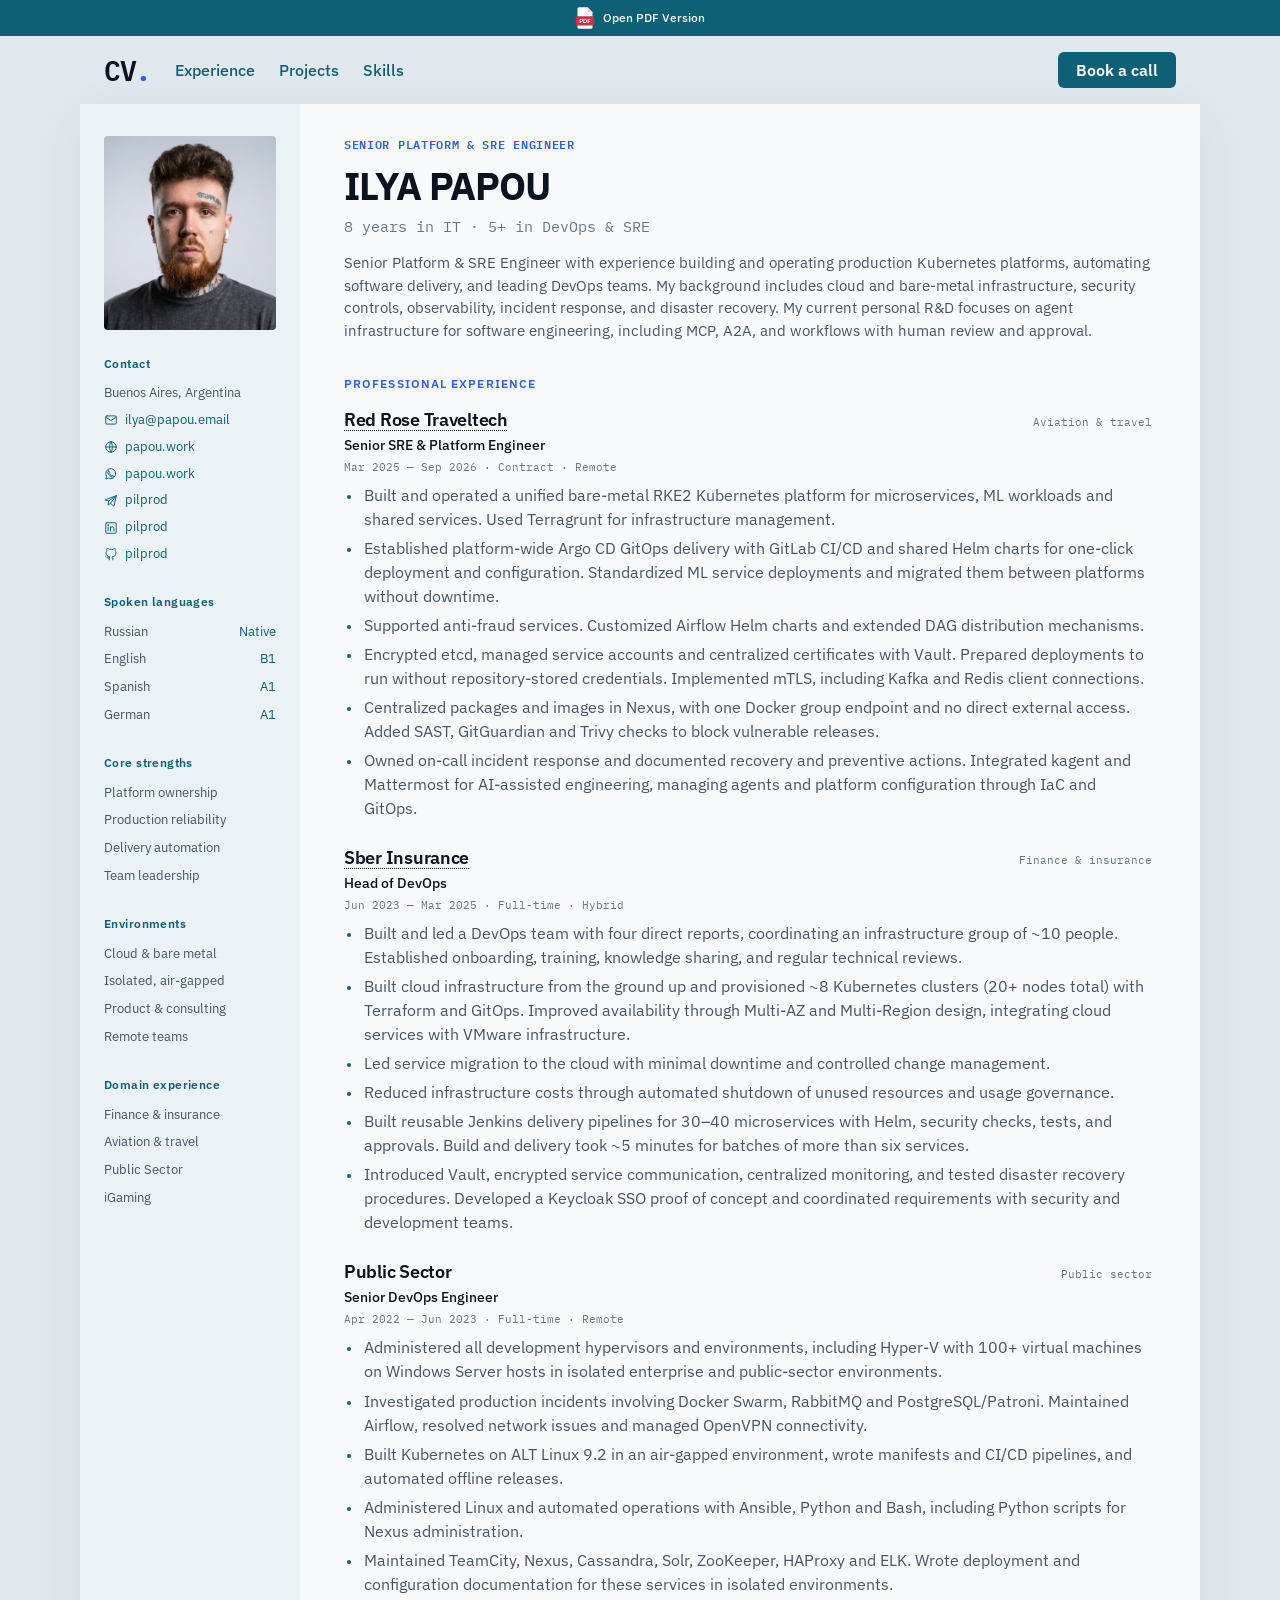
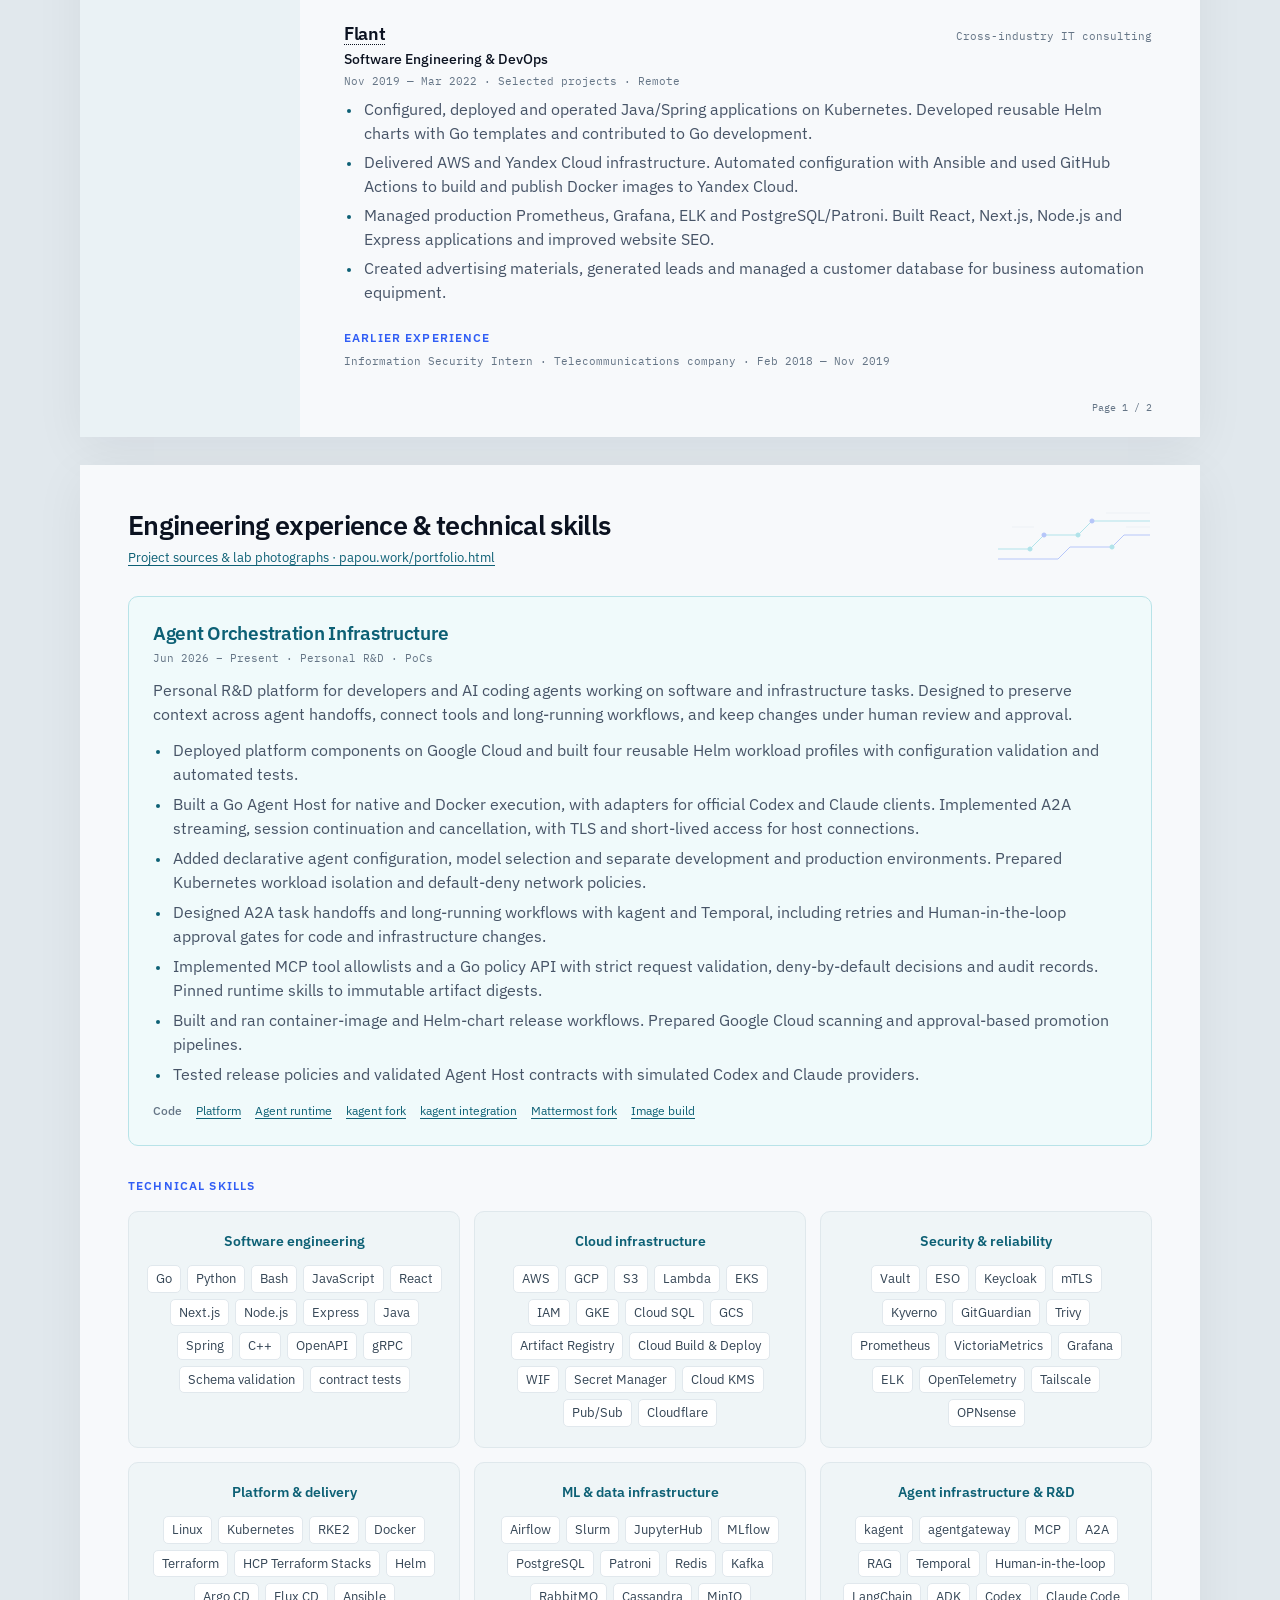
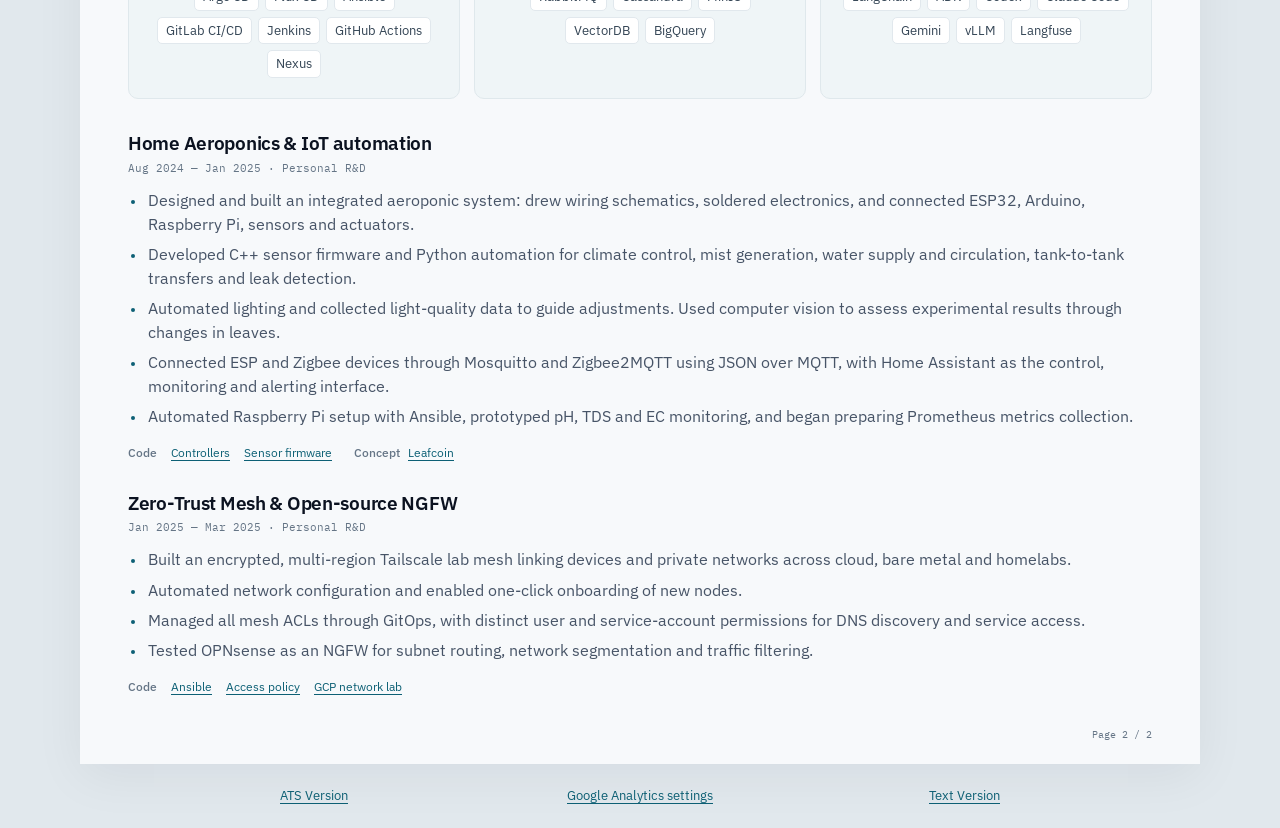
<file: index.html>
<!doctype html>
<html lang="en">
<head>
  <meta charset="utf-8">
  <meta name="viewport" content="width=device-width, initial-scale=1">
  <title>Ilya Papou — Senior Platform &amp; SRE Engineer | CV</title>
  <meta name="description" content="Ilya Papou (Ilya Popov), Senior Platform &amp; SRE Engineer. Kubernetes, AWS, Google Cloud and agent infrastructure. CV, GitHub code and R&amp;D prototypes.">
  <meta name="author" content="Ilya Papou">
  <meta name="robots" content="index, follow, max-image-preview:large">
  <meta name="color-scheme" content="light dark">
  <meta name="theme-color" content="#f7f9fb" media="(prefers-color-scheme: light)">
  <meta name="theme-color" content="#131c27" media="(prefers-color-scheme: dark)">
  <meta property="og:type" content="profile">
  <meta property="og:site_name" content="Ilya Papou — CV">
  <meta property="og:locale" content="en_US">
  <meta property="og:title" content="Ilya Papou — Senior Platform &amp; SRE Engineer | CV">
  <meta property="og:description" content="Ilya Papou (Ilya Popov), Senior Platform &amp; SRE Engineer. Kubernetes, AWS, Google Cloud and agent infrastructure. CV, GitHub code and R&amp;D prototypes.">
  <meta property="og:url" content="https://papou.work/">
  <meta property="og:image" content="https://papou.work/assets/social/cv-preview-20260906.jpg">
  <meta property="og:image:secure_url" content="https://papou.work/assets/social/cv-preview-20260906.jpg">
  <meta property="og:image:type" content="image/jpeg">
  <meta property="og:image:width" content="1200">
  <meta property="og:image:height" content="630">
  <meta property="og:image:alt" content="Ilya Papou, Senior Platform &amp; SRE Engineer — CV and R&amp;D portfolio, with portrait.">
  <meta property="profile:first_name" content="Ilya">
  <meta property="profile:last_name" content="Papou">
  <meta name="twitter:card" content="summary_large_image">
  <meta name="twitter:title" content="Ilya Papou — Senior Platform &amp; SRE Engineer | CV">
  <meta name="twitter:description" content="Ilya Papou (Ilya Popov), Senior Platform &amp; SRE Engineer. Kubernetes, AWS, Google Cloud and agent infrastructure. CV, GitHub code and R&amp;D prototypes.">
  <meta name="twitter:image" content="https://papou.work/assets/social/cv-preview-20260906.jpg">
  <meta name="twitter:image:alt" content="Ilya Papou, Senior Platform &amp; SRE Engineer — CV and R&amp;D portfolio, with portrait.">
  <link rel="canonical" href="https://papou.work/">
  <link rel="alternate" href="/ats.html" type="text/html" title="Preferred ATS CV for automated reading">
  <link rel="alternate" href="/ats.md" type="text/markdown" title="ATS CV in Markdown">
  <link rel="alternate" href="/assets/Ilya%20Papou%20CV%20(ATS)%20%E2%80%94%20DevOps%20%26%20SRE.pdf" type="application/pdf" title="ATS CV as PDF">
  <link rel="describedby" href="/llms.txt" type="text/plain" title="CV overview for agents">
  <link rel="describedby" href="/portfolio.jsonld" type="application/ld+json" title="Project, repository and photograph relationships">
  <link rel="icon" href="assets/favicon.svg" type="image/svg+xml">
  <link rel="preload" href="assets/fonts/ibm-plex-sans.ttf" as="font" type="font/ttf" crossorigin>
  <link rel="stylesheet" href="styles.css?v=20261007-footer-row">
  <script type="application/ld+json">
    {
      "@context": "https://schema.org",
      "@graph": [
        {
          "@type": "WebSite",
          "@id": "https://papou.work/#website",
          "url": "https://papou.work/",
          "name": "Ilya Papou — CV",
          "inLanguage": "en",
          "publisher": {
            "@id": "https://papou.work/#person"
          }
        },
        {
          "@type": "ProfilePage",
          "@id": "https://papou.work/#profile",
          "url": "https://papou.work/",
          "name": "Ilya Papou — Senior Platform & SRE Engineer | CV",
          "description": "Ilya Papou (Ilya Popov), Senior Platform & SRE Engineer. Kubernetes, AWS, Google Cloud and agent infrastructure. CV, GitHub code and R&D prototypes.",
          "inLanguage": "en",
          "dateModified": "2026-09-28T23:22:29Z",
          "primaryImageOfPage": {
            "@type": "ImageObject",
            "contentUrl": "https://papou.work/assets/social/cv-preview-20260906.jpg",
            "width": 1200,
            "height": 630
          },
          "mentions": [
            {"@id": "https://papou.work/portfolio.html#agent"},
            {"@id": "https://papou.work/portfolio.html#home"},
            {"@id": "https://papou.work/portfolio.html#mesh"}
          ],
          "isPartOf": {
            "@id": "https://papou.work/#website"
          },
          "mainEntity": {
            "@id": "https://papou.work/#person"
          }
        },
        {
          "@type": "Person",
          "@id": "https://papou.work/#person",
          "name": "Ilya Papou",
          "alternateName": ["Ilya Popov", "PILPROD", "pilprod"],
          "url": "https://papou.work/",
          "image": "https://papou.work/assets/portrait.jpg",
          "subjectOf": {
            "@type": "CreativeWork",
            "@id": "https://papou.work/ats.html#cv",
            "url": "https://papou.work/ats.html",
            "name": "Ilya Papou — ATS CV",
            "description": "Single-column CV intended for automated reading and applicant tracking systems.",
            "inLanguage": "en",
            "encoding": [
              {"@type": "MediaObject", "contentUrl": "https://papou.work/ats.html", "encodingFormat": "text/html"},
              {"@type": "MediaObject", "contentUrl": "https://papou.work/ats.md", "encodingFormat": "text/markdown"},
              {"@type": "MediaObject", "contentUrl": "https://papou.work/assets/Ilya%20Papou%20CV%20(ATS)%20%E2%80%94%20DevOps%20%26%20SRE.pdf", "encodingFormat": "application/pdf"}
            ]
          },
          "jobTitle": "Senior Platform & SRE Engineer",
          "description": "Senior Platform & SRE Engineer with experience building and operating production Kubernetes platforms, automating software delivery, and leading DevOps teams. My background includes cloud and bare-metal infrastructure, security controls, observability, incident response, and disaster recovery. My current personal R&D focuses on agent infrastructure for software engineering, including MCP, A2A, and workflows with human review and approval.",
          "homeLocation": {
            "@type": "Place",
            "name": "Buenos Aires, Argentina"
          },
          "sameAs": [
            "https://www.linkedin.com/in/pilprod/",
            "https://github.com/pilprod"
          ],
          "knowsAbout": [
            "Amazon Web Services (AWS)",
            "Google Cloud",
            "Agent infrastructure",
            "Agent orchestration",
            "MCP",
            "A2A",
            "Human-in-the-loop workflows",
            "Kubernetes",
            "DevSecOps",
            "Platform engineering",
            "Site reliability engineering"
          ]
        }
      ]
    }
  </script>
</head>
<body>
  <a class="skip-link" href="#experience">Skip to experience</a>
  <nav class="pdf-strip" aria-label="PDF versions">
    <div class="pdf-strip-links">
      <a id="open-pdf" href="assets/Ilya%20Papou%20CV%20%E2%80%94%20DevOps%20%26%20SRE.pdf?v=20261005-spacing" target="_blank" rel="noopener"><img class="pdf-icon" src="assets/pdf-icon.svg" width="20" height="24" alt="" aria-hidden="true">Open PDF Version</a>
    </div>
  </nav>
  <div class="site-toolbar">
    <a class="site-brand" href="/" aria-label="CV — Home">CV<span class="brand-dot" aria-hidden="true">.</span></a>
    <nav aria-label="CV sections">
      <a href="#experience">Experience</a>
      <a href="#projects">Projects</a>
      <a href="#technologies">Skills</a>
      <div class="toolbar-actions">
        <a class="booking-action" id="book-call" href="https://calendar.app.google/ga4crYqBcmaEuAV99" target="_blank" rel="noopener">Book a call</a>
      </div>
    </nav>
  </div>
  <main class="cv">
    <section class="cv-page page-one" aria-label="Experience and profile">
      <header class="identity">
        <div class="identity-copy">
          <p class="eyebrow">Senior Platform &amp; SRE Engineer</p>
          <div class="portrait portrait-mobile">
            <img class="portrait-screen" src="assets/portrait-source.jpg" width="896" height="1008" alt="Portrait of Ilya Papou" fetchpriority="high">
          </div>
          <h1>Ilya Papou</h1>
          <p class="headline">8 years in IT · 5+ in DevOps &amp; SRE</p>
        </div>
        <p class="summary">Senior Platform &amp; SRE Engineer with experience building and operating production Kubernetes platforms, automating software delivery, and leading DevOps teams. My background includes cloud and bare-metal infrastructure, security controls, observability, incident response, and disaster recovery. My current personal R&amp;D focuses on agent infrastructure for software engineering, including MCP, A2A, and workflows with human review and approval.</p>
      </header>
      <aside class="sidebar" aria-label="Contact and profile">
        <div class="portrait">
          <img class="portrait-screen" src="assets/portrait-source.jpg" width="896" height="1008" alt="Portrait of Ilya Papou" fetchpriority="high">
          <img class="portrait-print" src="assets/portrait-source.jpg" width="896" height="1008" alt="Portrait of Ilya Papou" loading="eager" decoding="sync">
        </div>
        <section class="sidebar-section profile-contact">
          <h2>Contact</h2>
          <address class="contact-list">
            <div class="contact-context">
            <span>Buenos Aires, Argentina</span>
            </div>
            <div class="contact-links">
            <a href="mailto:ilya@papou.email" aria-label="Email: ilya@papou.email" title="Email"><svg class="contact-icon" viewBox="0 0 24 24" aria-hidden="true" focusable="false"><rect x="3" y="5" width="18" height="14" rx="2"/><path d="m3 7 9 6 9-6"/></svg>ilya@papou.email</a>
            <a href="https://papou.work/" aria-label="Website: papou.work" title="Website"><svg class="contact-icon" viewBox="0 0 24 24" aria-hidden="true" focusable="false"><circle cx="12" cy="12" r="9"/><path d="M3 12h18M12 3a18 18 0 0 1 0 18 18 18 0 0 1 0-18Z"/></svg>papou.work</a>
            <a href="https://wa.me/papou.work" aria-label="WhatsApp Business: papou.work" title="WhatsApp Business"><svg class="contact-icon" viewBox="0 0 24 24" aria-hidden="true" focusable="false"><path d="M20 11.5a8.5 8.5 0 0 1-12.4 7.6L3 20.5l1.4-4.6A8.5 8.5 0 1 1 20 11.5Z"/><path d="m8 7 2 3-1 1c.8 1.7 2 2.9 3.7 3.7l1-1 3 2c-.4 1.4-1.3 2-2.7 1.5-3.7-1.2-6.3-3.8-7.5-7.5C6 8.3 6.6 7.4 8 7Z"/></svg>papou.work</a>
            <a href="https://t.me/pilprod" aria-label="Telegram: pilprod" title="Telegram"><svg class="contact-icon" viewBox="0 0 24 24" aria-hidden="true" focusable="false"><path d="m21 3-4 18-6-5-4 3 1-7-6-2L21 3ZM8 12l13-9M11 16l10-13"/></svg>pilprod</a>
            <a href="https://www.linkedin.com/in/pilprod/" aria-label="LinkedIn: pilprod" title="LinkedIn"><svg class="contact-icon" viewBox="0 0 24 24" aria-hidden="true" focusable="false"><rect x="3" y="3" width="18" height="18" rx="2"/><path d="M7 10v7M11 17v-7m0 3a3 3 0 0 1 6 0v4"/><circle cx="7" cy="7" r=".6"/></svg>pilprod</a>
            <a href="https://github.com/pilprod" aria-label="GitHub: pilprod" title="GitHub"><svg class="contact-icon" viewBox="0 0 24 24" aria-hidden="true" focusable="false"><path d="M9 19c-4 1-4-2-6-3m6 6v-3c0-1 .2-1.7.7-2.3-3-.3-6.2-1.5-6.2-6.7 0-1.5.5-2.7 1.4-3.7-.2-.4-.6-1.9.1-3.8 0 0 1.2-.4 4 1.5a14 14 0 0 1 6 0c2.8-1.9 4-1.5 4-1.5.7 1.9.3 3.4.1 3.8 1 1 1.4 2.2 1.4 3.7 0 5.2-3.2 6.4-6.2 6.7.5.6.7 1.3.7 2.3v3"/></svg>pilprod</a>
            </div>
          </address>
        </section>
        <section class="sidebar-section profile-languages">
          <h2>Spoken languages</h2>
          <dl class="language-list">
            <div><dt>Russian</dt><dd>Native</dd></div>
            <div><dt>English</dt><dd>B1</dd></div>
            <div><dt>Spanish</dt><dd>A1</dd></div>
            <div><dt>German</dt><dd>A1</dd></div>
          </dl>
        </section>
        <div class="profile-details">
          <button class="profile-toggle" type="button" aria-expanded="true" aria-controls="profile-background" hidden>Profile &amp; background</button>
          <div class="profile-extra" id="profile-background">
            <section class="sidebar-section">
              <h2>Core strengths</h2>
              <ul>
                <li>Platform ownership</li>
                <li>Production reliability</li>
                <li>Delivery automation</li>
                <li>Team leadership</li>
              </ul>
            </section>
            <section class="sidebar-section">
              <h2>Environments</h2>
              <ul>
                <li>Cloud &amp; bare metal</li>
                <li>Isolated, air-gapped</li>
                <li>Product &amp; consulting</li>
                <li>Remote teams</li>
              </ul>
            </section>
            <section class="sidebar-section">
              <h2>Domain experience</h2>
              <ul>
                <li>Finance &amp; insurance</li>
                <li>Aviation &amp; travel</li>
                <li>Public Sector</li>
                <li>iGaming</li>
              </ul>
            </section>
          </div>
        </div>
      </aside>
      <section class="experience" id="experience" aria-labelledby="experience-heading">
        <h2 class="section-label" id="experience-heading">Professional experience</h2>
        <article class="job">
          <header class="job-header">
            <div class="job-title-line"><div class="job-heading">
              <h3 class="company"><a href="https://red-rose.tech/">Red Rose Traveltech</a></h3>
              <p class="job-role">Senior SRE &amp; Platform Engineer</p>
            </div><span class="job-domain">Aviation &amp; travel</span></div>
            <p class="job-meta"><time datetime="2025-03">Mar 2025</time> — <time datetime="2026-09">Sep 2026</time> · Contract · Remote</p>
          </header>
          <ul class="achievements">
            <li>Built and operated a unified bare-metal RKE2 Kubernetes platform for microservices, ML workloads and shared services. Used Terragrunt for infrastructure management.</li>
            <li>Established platform-wide Argo CD GitOps delivery with GitLab CI/CD and shared Helm charts for one-click deployment and configuration. Standardized ML service deployments and migrated them between platforms without downtime.</li>
            <li>Supported anti-fraud services. Customized Airflow Helm charts and extended DAG distribution mechanisms.</li>
            <li>Encrypted etcd, managed service accounts and centralized certificates with Vault. Prepared deployments to run without repository-stored credentials. Implemented mTLS, including Kafka and Redis client connections.</li>
            <li>Centralized packages and images in Nexus, with one Docker group endpoint and no direct external access. Added SAST, GitGuardian and Trivy checks to block vulnerable releases.</li>
            <li>Owned on-call incident response and documented recovery and preventive actions. Integrated kagent and Mattermost for AI-assisted engineering, managing agents and platform configuration through IaC and GitOps.</li>
          </ul>
        </article>
        <article class="job">
          <header class="job-header">
            <div class="job-title-line"><div class="job-heading">
              <h3 class="company"><a href="https://sberbankins.ru/">Sber Insurance</a></h3>
              <p class="job-role">Head of DevOps</p>
            </div><span class="job-domain">Finance &amp; insurance</span></div>
            <p class="job-meta"><time datetime="2023-06">Jun 2023</time> — <time datetime="2025-03">Mar 2025</time> · Full-time · Hybrid</p>
          </header>
          <ul class="achievements">
            <li>Built and led a DevOps team with four direct reports, coordinating an infrastructure group of ~10 people. Established onboarding, training, knowledge sharing, and regular technical reviews.</li>
            <li>Built cloud infrastructure from the ground up and provisioned ~8 Kubernetes clusters (20+ nodes total) with Terraform and GitOps. Improved availability through Multi-AZ and Multi-Region design, integrating cloud services with VMware infrastructure.</li>
            <li>Led service migration to the cloud with minimal downtime and controlled change management.</li>
            <li>Reduced infrastructure costs through automated shutdown of unused resources and usage governance.</li>
            <li>Built reusable Jenkins delivery pipelines for 30–40 microservices with Helm, security checks, tests, and approvals. Build and delivery took ~5 minutes for batches of more than six services.</li>
            <li>Introduced Vault, encrypted service communication, centralized monitoring, and tested disaster recovery procedures. Developed a Keycloak SSO proof of concept and coordinated requirements with security and development teams.</li>
          </ul>
        </article>
        <article class="job">
          <header class="job-header">
            <div class="job-title-line"><div class="job-heading">
              <h3 class="company">Public Sector</h3>
              <p class="job-role">Senior DevOps Engineer</p>
            </div><span class="job-domain">Public sector</span></div>
            <p class="job-meta"><time datetime="2022-04">Apr 2022</time> — <time datetime="2023-06">Jun 2023</time> · Full-time · Remote</p>
          </header>
          <ul class="achievements">
            <li>Administered all development hypervisors and environments, including Hyper-V with 100+ virtual machines on Windows Server hosts in isolated enterprise and public-sector environments.</li>
            <li>Investigated production incidents involving Docker Swarm, RabbitMQ and PostgreSQL/Patroni. Maintained Airflow, resolved network issues and managed OpenVPN connectivity.</li>
            <li>Built Kubernetes on ALT Linux 9.2 in an air-gapped environment, wrote manifests and CI/CD pipelines, and automated offline releases.</li>
            <li>Administered Linux and automated operations with Ansible, Python and Bash, including Python scripts for Nexus administration.</li>
            <li>Maintained TeamCity, Nexus, Cassandra, Solr, ZooKeeper, HAProxy and ELK. Wrote deployment and configuration documentation for these services in isolated environments.</li>
          </ul>
        </article>
        <article class="job">
          <header class="job-header">
            <div class="job-title-line"><div class="job-heading">
              <h3 class="company"><a href="https://flant.ru/">Flant</a></h3>
              <p class="job-role">Software Engineering &amp; DevOps</p>
            </div><span class="job-domain">Cross-industry IT consulting</span></div>
            <p class="job-meta"><time datetime="2019-11">Nov 2019</time> — <time datetime="2022-03">Mar 2022</time> · Selected projects · Remote</p>
          </header>
          <ul class="achievements">
            <li>Configured, deployed and operated Java/Spring applications on Kubernetes. Developed reusable Helm charts with Go templates and contributed to Go development.</li>
            <li>Delivered AWS and Yandex Cloud infrastructure. Automated configuration with Ansible and used GitHub Actions to build and publish Docker images to Yandex Cloud.</li>
            <li>Managed production Prometheus, Grafana, ELK and PostgreSQL/Patroni. Built React, Next.js, Node.js and Express applications and improved website SEO.</li>
            <li>Created advertising materials, generated leads and managed a customer database for business automation equipment.</li>
          </ul>
        </article>
        <article class="job job-earlier">
          <h3 class="section-label">Earlier experience</h3>
          <p class="job-meta">Information Security Intern · Telecommunications company · <time datetime="2018-02">Feb 2018</time> — <time datetime="2019-11">Nov 2019</time></p>
        </article>
      </section>
      <footer class="page-number" aria-hidden="true">Page 1 / 2</footer>
    </section>
    <section class="cv-page page-two" aria-label="Technologies and personal projects">
      <header class="page-intro">
        <h2>Engineering experience &amp; technical skills</h2>
        <p><a class="portfolio-overview-link" href="https://papou.work/portfolio.html">Project sources &amp; lab photographs · papou.work/portfolio.html</a></p>
        <img class="research-motif" src="assets/research-motif.svg" width="156" height="52" alt="" aria-hidden="true">
      </header>
      <section class="projects projects-featured" id="projects" aria-labelledby="projects-heading">
        <article class="project project-agent">
          <header>
            <h2 class="project-title" id="projects-heading">Agent Orchestration Infrastructure</h2>
            <p class="project-meta"><time datetime="2026-06">Jun 2026</time> – Present · Personal R&amp;D · PoCs</p>
          </header>
          <p class="project-summary">Personal R&amp;D platform for developers and AI coding agents working on software and infrastructure tasks. Designed to preserve context across agent handoffs, connect tools and long-running workflows, and keep changes under human review and approval.</p>
          <ul class="achievements">
              <li>Deployed platform components on Google Cloud and built four reusable Helm workload profiles with configuration validation and automated tests.</li>
              <li>Built a Go Agent Host for native and Docker execution, with adapters for official Codex and Claude clients. Implemented A2A streaming, session continuation and cancellation, with TLS and short-lived access for host connections.</li>
              <li>Added declarative agent configuration, model selection and separate development and production environments. Prepared Kubernetes workload isolation and default-deny network policies.</li>
              <li>Designed A2A task handoffs and long-running workflows with kagent and Temporal, including retries and Human-in-the-loop approval gates for code and infrastructure changes.</li>
              <li>Implemented MCP tool allowlists and a Go policy API with strict request validation, deny-by-default decisions and audit records. Pinned runtime skills to immutable artifact digests.</li>
              <li>Built and ran container-image and Helm-chart release workflows. Prepared Google Cloud scanning and approval-based promotion pipelines.</li>
              <li>Tested release policies and validated Agent Host contracts with simulated Codex and Claude providers.</li>
            </ul>
          <p class="project-links" data-project="agent"><span class="project-links-label">Code</span> <a href="https://github.com/pilprod/yourown-chat">Platform</a> <a href="https://github.com/pilprod/substrate">Agent runtime</a> <a href="https://github.com/pilprod/kagent">kagent fork</a> <a href="https://github.com/pilprod/yourown-chat-kagent">kagent integration</a> <a href="https://github.com/pilprod/mattermost">Mattermost fork</a> <a href="https://github.com/pilprod/yourown-chat-mattermost">Image build</a></p>
        </article>
      </section>
      <section class="technologies" id="technologies" aria-labelledby="technology-heading">
        <h2 class="section-label" id="technology-heading">Technical skills</h2>
        <div class="tech-columns">
            <div class="tech-column">
              <section class="tech-group" data-category="platform">
                <h3>Platform &amp; delivery</h3>
                <ul class="tech-list">
                  <li>Linux</li>
                  <li>Kubernetes</li>
                  <li>RKE2</li>
                  <li class="line-end">Docker</li>
                  <li>Terraform</li>
                  <li class="line-end">HCP Terraform Stacks</li>
                  <li>Helm</li>
                  <li>Argo CD</li>
                  <li>Flux CD</li>
                  <li class="line-end">Ansible</li>
                  <li>GitLab CI/CD</li>
                  <li class="line-end">Jenkins</li>
                  <li>GitHub Actions</li>
                  <li class="line-end">Nexus</li>
                </ul>
              </section>
              <section class="tech-group" data-category="cloud">
                <h3>Cloud infrastructure</h3>
                <ul class="tech-list">
                  <li>AWS</li>
                  <li class="line-end">GCP</li>
                  <li>S3</li>
                  <li>Lambda</li>
                  <li>EKS</li>
                  <li class="line-end">IAM</li>
                  <li>GKE</li>
                  <li>Cloud SQL</li>
                  <li class="line-end">GCS</li>
                  <li>Artifact Registry</li>
                  <li class="line-end">Cloud Build &amp; Deploy</li>
                  <li data-print-prefix="IAM · ">WIF</li>
                  <li class="line-end">Secret Manager</li>
                  <li>Cloud KMS</li>
                  <li>Pub/Sub</li>
                  <li class="line-end">Cloudflare</li>
                </ul>
              </section>
            </div>
            <div class="tech-column">
              <section class="tech-group" data-category="programming">
                <h3>Software engineering</h3>
                <ul class="tech-list">
                  <li>Go</li>
                  <li>Python</li>
                  <li>Bash</li>
                  <li class="line-end">JavaScript</li>
                  <li>React</li>
                  <li>Next.js</li>
                  <li>Node.js</li>
                  <li class="line-end">Express</li>
                  <li>Java</li>
                  <li>Spring</li>
                  <li class="line-end">C++</li>
                  <li>OpenAPI</li>
                  <li class="line-end">gRPC</li>
                  <li>Schema validation</li>
                  <li class="line-end">contract tests</li>
                </ul>
              </section>
              <section class="tech-group" data-category="security">
                <h3>Security &amp; reliability</h3>
                <ul class="tech-list">
                  <li>Vault</li>
                  <li>ESO</li>
                  <li>Keycloak</li>
                  <li>mTLS</li>
                  <li class="line-end">Kyverno</li>
                  <li>GitGuardian</li>
                  <li class="line-end">Trivy</li>
                  <li>Prometheus</li>
                  <li class="line-end">VictoriaMetrics</li>
                  <li>Grafana</li>
                  <li>ELK</li>
                  <li class="line-end">OpenTelemetry</li>
                  <li>Tailscale</li>
                  <li class="line-end">OPNsense</li>
                </ul>
              </section>
            </div>
            <div class="tech-column">
              <section class="tech-group" data-category="data">
                <h3>ML &amp; data infrastructure</h3>
                <ul class="tech-list">
                  <li>Airflow</li>
                  <li>Slurm</li>
                  <li>JupyterHub</li>
                  <li class="line-end">MLflow</li>
                  <li>PostgreSQL</li>
                  <li>Patroni</li>
                  <li class="line-end">Redis</li>
                  <li>Kafka</li>
                  <li>RabbitMQ</li>
                  <li class="line-end">Cassandra</li>
                  <li>MinIO</li>
                  <li>VectorDB</li>
                  <li class="line-end">BigQuery</li>
                </ul>
              </section>
              <section class="tech-group" data-category="agents">
                <h3>Agent infrastructure &amp; R&amp;D</h3>
                <ul class="tech-list">
                  <li>kagent</li>
                  <li class="line-end">agentgateway</li>
                  <li>MCP</li>
                  <li>A2A</li>
                  <li class="line-end">RAG</li>
                  <li>Temporal</li>
                  <li class="line-end">Human-in-the-loop</li>
                  <li>LangChain</li>
                  <li class="line-end">ADK</li>
                  <li>Codex</li>
                  <li>Claude Code</li>
                  <li class="line-end">Gemini</li>
                  <li>vLLM</li>
                  <li class="line-end">Langfuse</li>
                </ul>
              </section>
            </div>
        </div>
      </section>
      <section class="projects projects-secondary" aria-label="Additional personal projects">
          <article class="project">
            <header>
              <h3 id="home-aeroponics">Home Aeroponics &amp; IoT automation</h3>
              <p class="project-meta"><time datetime="2024-08">Aug 2024</time> — <time datetime="2025-01">Jan 2025</time> · Personal R&amp;D</p>
            </header>
            <ul class="achievements">
              <li>Designed and built an integrated aeroponic system: drew wiring schematics, soldered electronics, and connected ESP32, Arduino, Raspberry Pi, sensors and actuators.</li>
              <li>Developed C++ sensor firmware and Python automation for climate control, mist generation, water supply and circulation, tank-to-tank transfers and leak detection.</li>
              <li>Automated lighting and collected light-quality data to guide adjustments. Used computer vision to assess experimental results through changes in leaves.</li>
              <li>Connected ESP and Zigbee devices through Mosquitto and Zigbee2MQTT using JSON over MQTT, with Home Assistant as the control, monitoring and alerting interface.</li>
              <li>Automated Raspberry Pi setup with Ansible, prototyped pH, TDS and EC monitoring, and began preparing Prometheus metrics collection.</li>
            </ul>
            <p class="project-links" data-project="home"><span class="project-links-label">Code</span> <a href="https://github.com/pilprod/aeroponics-iot-control">Controllers</a> <a href="https://github.com/pilprod/aeroponics-sensor-firmware">Sensor firmware</a> <span class="project-concept"><span class="project-links-label">Concept</span> <a href="https://leafcoin.org/">Leafcoin</a></span></p>
          </article>

          <article class="project">
            <header>
              <h3 id="zero-trust-mesh">Zero-Trust Mesh &amp; Open-source NGFW</h3>
              <p class="project-meta"><time datetime="2025-01">Jan 2025</time> — <time datetime="2025-03">Mar 2025</time> · Personal R&amp;D</p>
            </header>
            <ul class="achievements">
              <li>Built an encrypted, multi-region Tailscale lab mesh linking devices and private networks across cloud, bare metal and homelabs.</li>
              <li>Automated network configuration and enabled one-click onboarding of new nodes.</li>
              <li>Managed all mesh ACLs through GitOps, with distinct user and service-account permissions for DNS discovery and service access.</li>
              <li>Tested OPNsense as an NGFW for subnet routing, network segmentation and traffic filtering.</li>
            </ul>
            <p class="project-links" data-project="mesh"><span class="project-links-label">Code</span> <a href="https://github.com/pilprod/lab-network-automation">Ansible</a> <a href="https://github.com/pilprod/zero-trust-mesh-policy">Access policy</a> <a href="https://github.com/pilprod/gcp-ngfw-network-lab">GCP network lab</a></p>
          </article>
      </section>
      <footer class="page-number" aria-hidden="true">Page 2 / 2</footer>
    </section>
  </main>
  <footer class="analytics-footer" aria-label="Privacy settings">
    <nav class="ats-resources" aria-label="CV formats and privacy">
      <a id="download-ats-pdf" href="assets/Ilya%20Papou%20CV%20(ATS)%20%E2%80%94%20DevOps%20%26%20SRE.pdf?v=20261005-ats-theme" target="_blank" rel="noopener">ATS Version</a>
      <div id="analytics-tools" hidden>
        <button id="analytics-settings" type="button" aria-expanded="false" aria-controls="analytics-consent" aria-label="Google Analytics settings"><span class="analytics-settings-desktop">Google Analytics settings</span><span class="analytics-settings-mobile">Analytics settings</span></button>
      </div>
      <a href="/ats.html" type="text/html">Text Version</a>
    </nav>
    <noscript>JavaScript is needed to manage analytics settings.</noscript>
  </footer>
  <section class="analytics-consent" id="analytics-consent" aria-labelledby="analytics-heading" hidden>
    <div class="analytics-copy">
      <p class="analytics-kicker">Your privacy</p>
      <h2 id="analytics-heading">Allow Google Analytics?</h2>
      <p>Google Analytics uses cookies to measure CV, ATS and portfolio visits, clicks to open the CV PDFs or booking page, and basic device and referral information. Outside the EU it starts automatically unless you decline. In the EU, or if your region cannot be determined, it stays off until you allow it. You can change your choice at any time. No advertising or email, phone or messaging-link tracking.</p>
      <p class="analytics-note">On papou.work, Cloudflare separately measures page performance without cookies, with EU visitors excluded. These buttons control Google Analytics.</p>
      <p class="analytics-note">Your choice is stored on this device for 180 days. You can change it in Google Analytics settings. <a href="https://policies.google.com/technologies/partner-sites" target="_blank" rel="noopener noreferrer">How Google uses data</a>.</p>
      <p class="analytics-note" id="analytics-status" role="status" aria-live="polite">Google Analytics is off.</p>
    </div>
    <div class="analytics-actions">
      <button class="analytics-decline" id="analytics-decline" type="button" aria-label="Decline Google Analytics"><span class="analytics-button-label-desktop">Decline Google Analytics</span><span class="analytics-button-label-mobile">Decline</span></button>
      <button class="analytics-allow" id="analytics-allow" type="button" aria-label="Allow Google Analytics"><span class="analytics-button-label-desktop">Allow Google Analytics</span><span class="analytics-button-label-mobile">Allow</span></button>
    </div>
  </section>
  <script src="analytics.js?v=20261005-spacing" defer></script>
  <script>
    const screenTitle = document.title;
    const setPrintTitle = () => { document.title = "Ilya Papou CV — DevOps & SRE"; };
    const restoreScreenTitle = () => { document.title = screenTitle; };
    // Native print shortcuts also use the short, filename-safe title.
    window.addEventListener("beforeprint", setPrintTitle);
    window.addEventListener("afterprint", restoreScreenTitle);
    const profileDetails = document.querySelector(".profile-details");
    const profileToggle = document.querySelector(".profile-toggle");
    const wideScreen = window.matchMedia("(min-width: 981px)");
    const setProfileExpanded = (expanded) => {
      profileDetails.dataset.collapsed = String(!expanded);
      profileToggle.setAttribute("aria-expanded", String(expanded));
    };
    const updateProfileLayout = () => setProfileExpanded(wideScreen.matches);
    updateProfileLayout();
    profileToggle.hidden = false;
    profileToggle.addEventListener("click", () => {
      setProfileExpanded(profileToggle.getAttribute("aria-expanded") !== "true");
    });
    wideScreen.addEventListener("change", updateProfileLayout);
  </script>
</body>
</html>
</file>
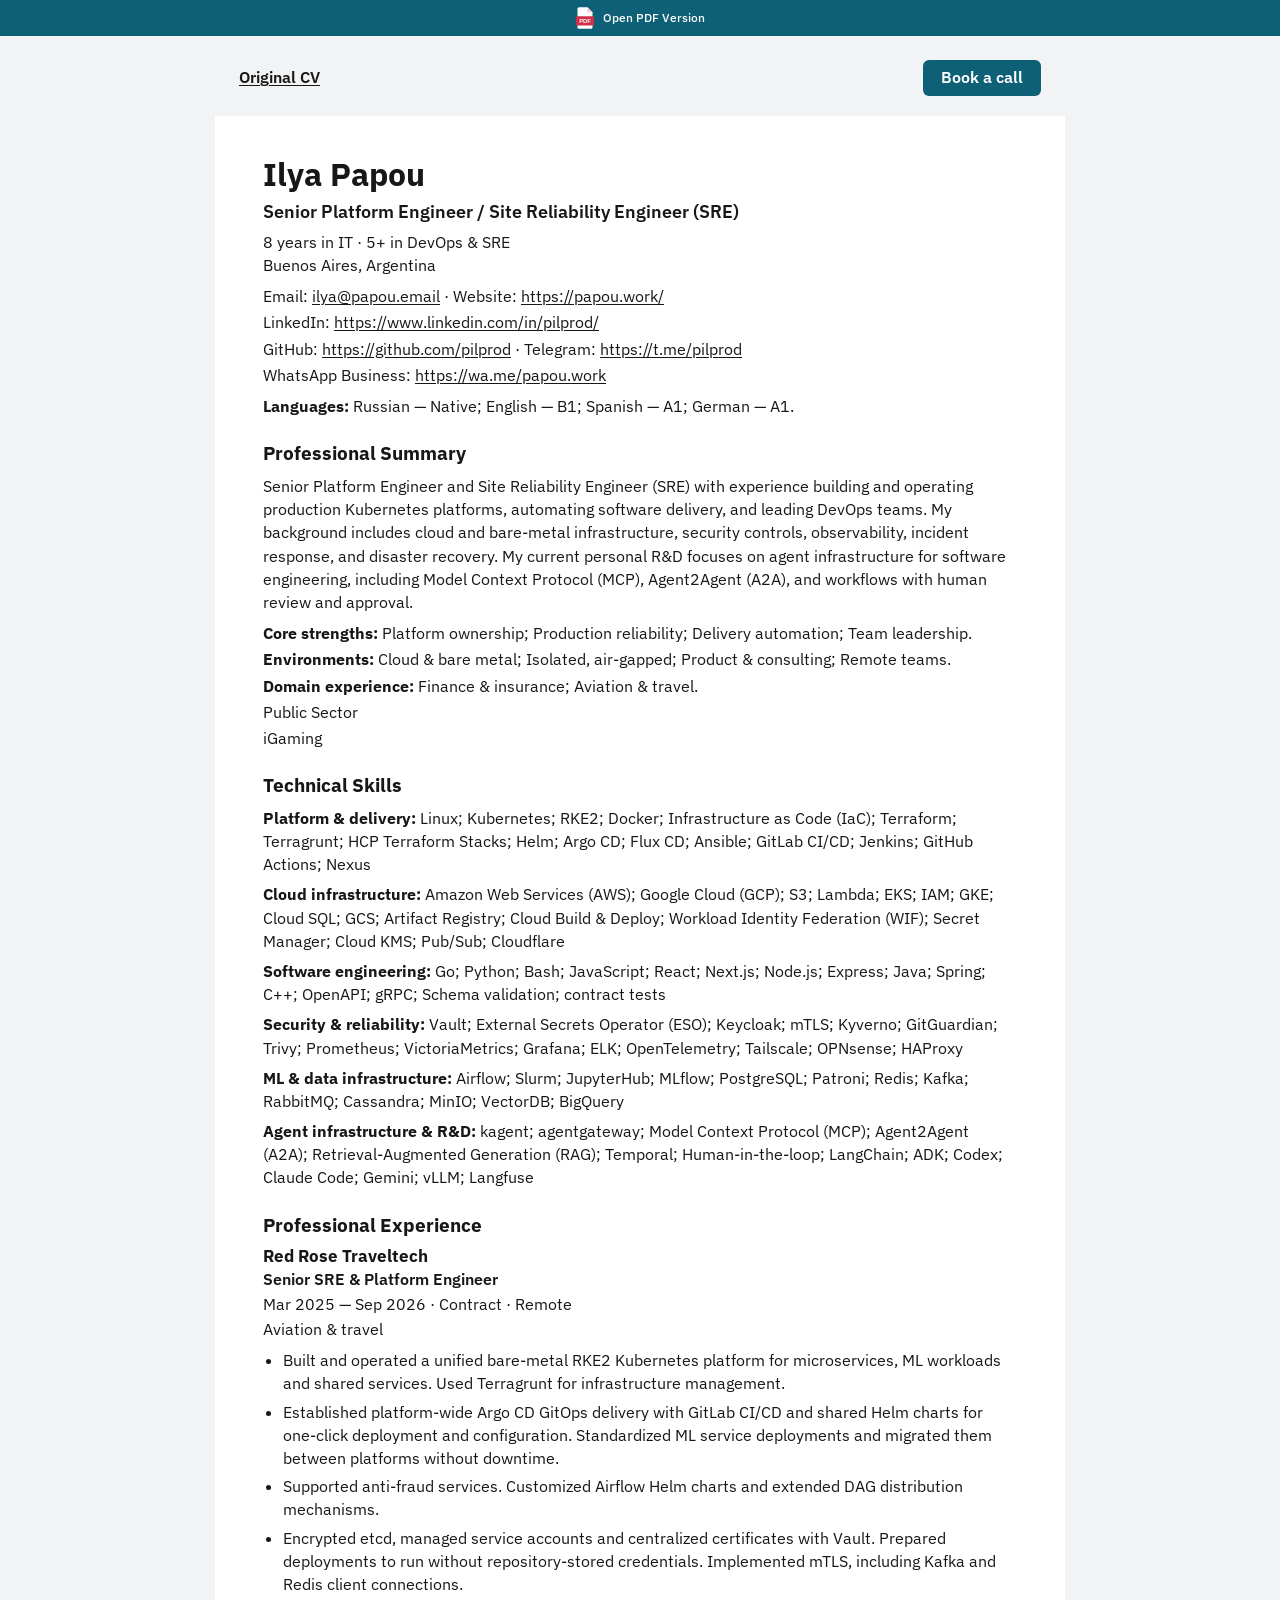
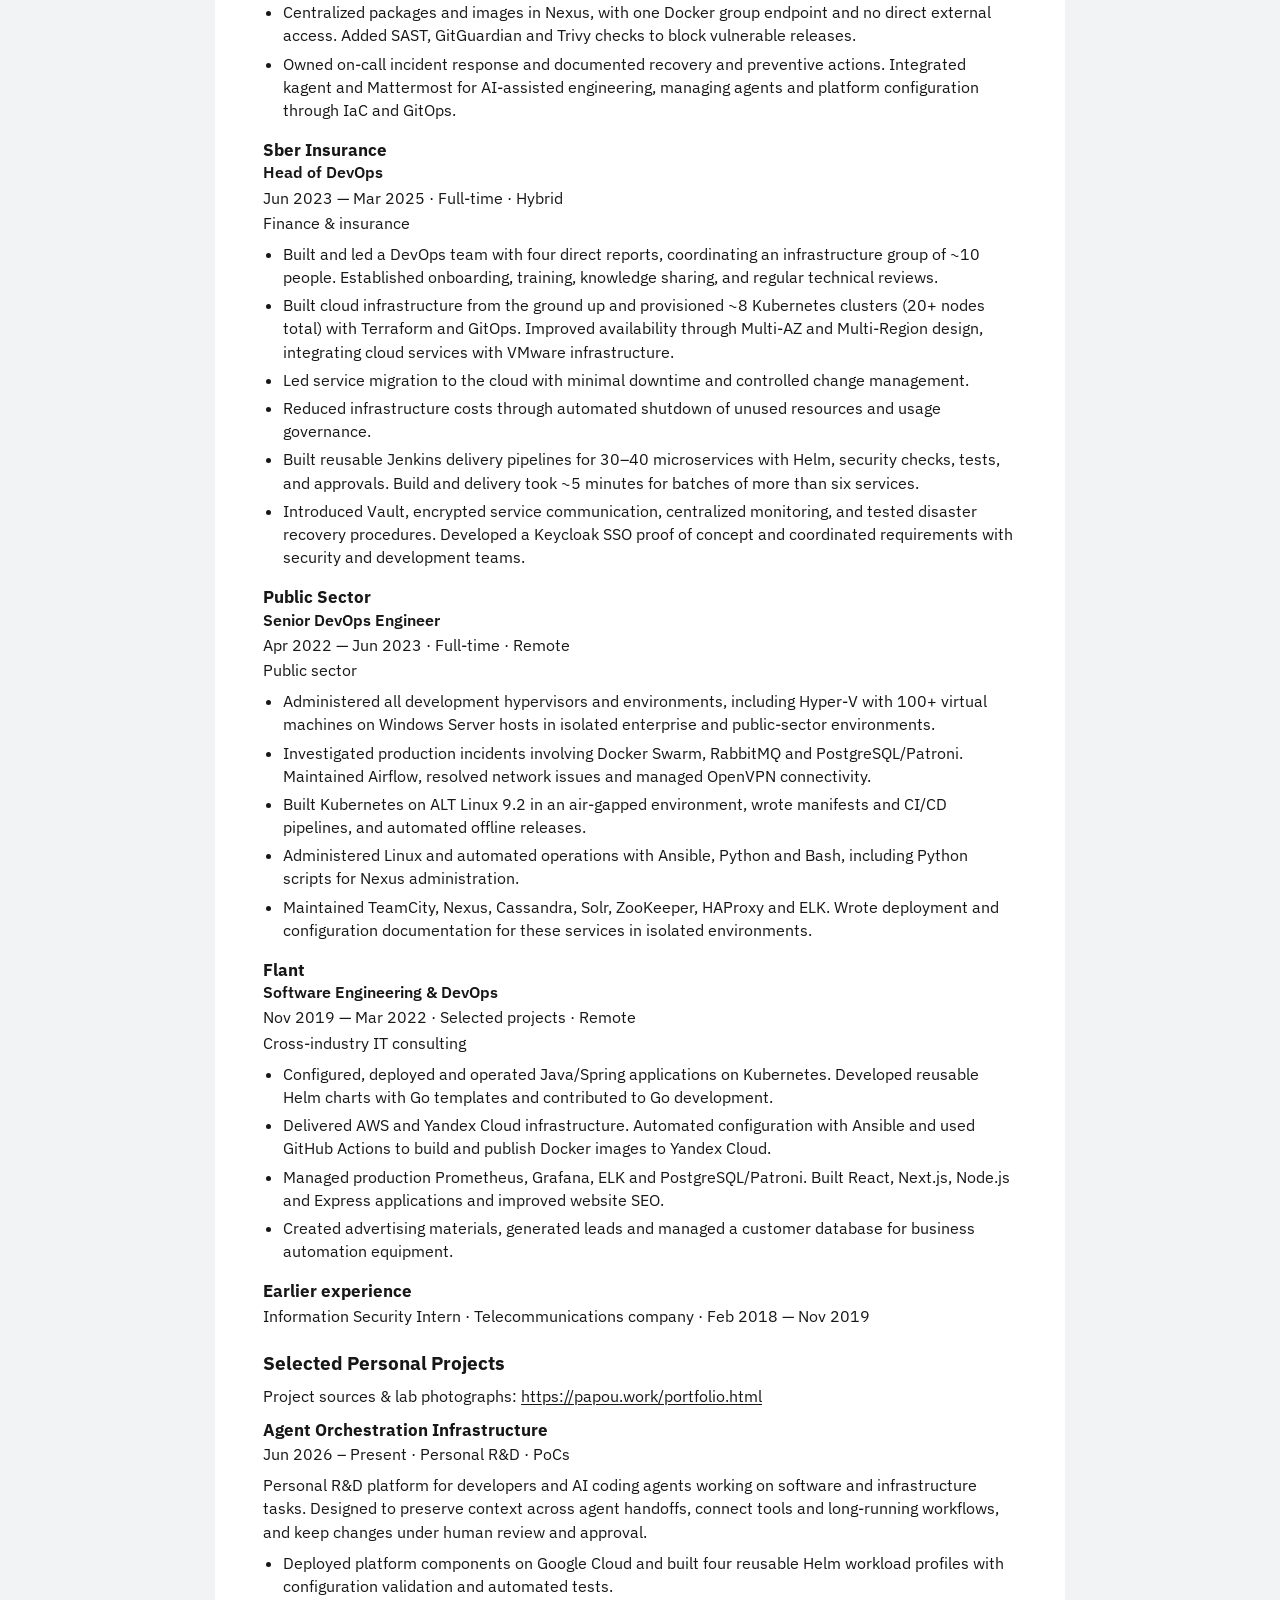
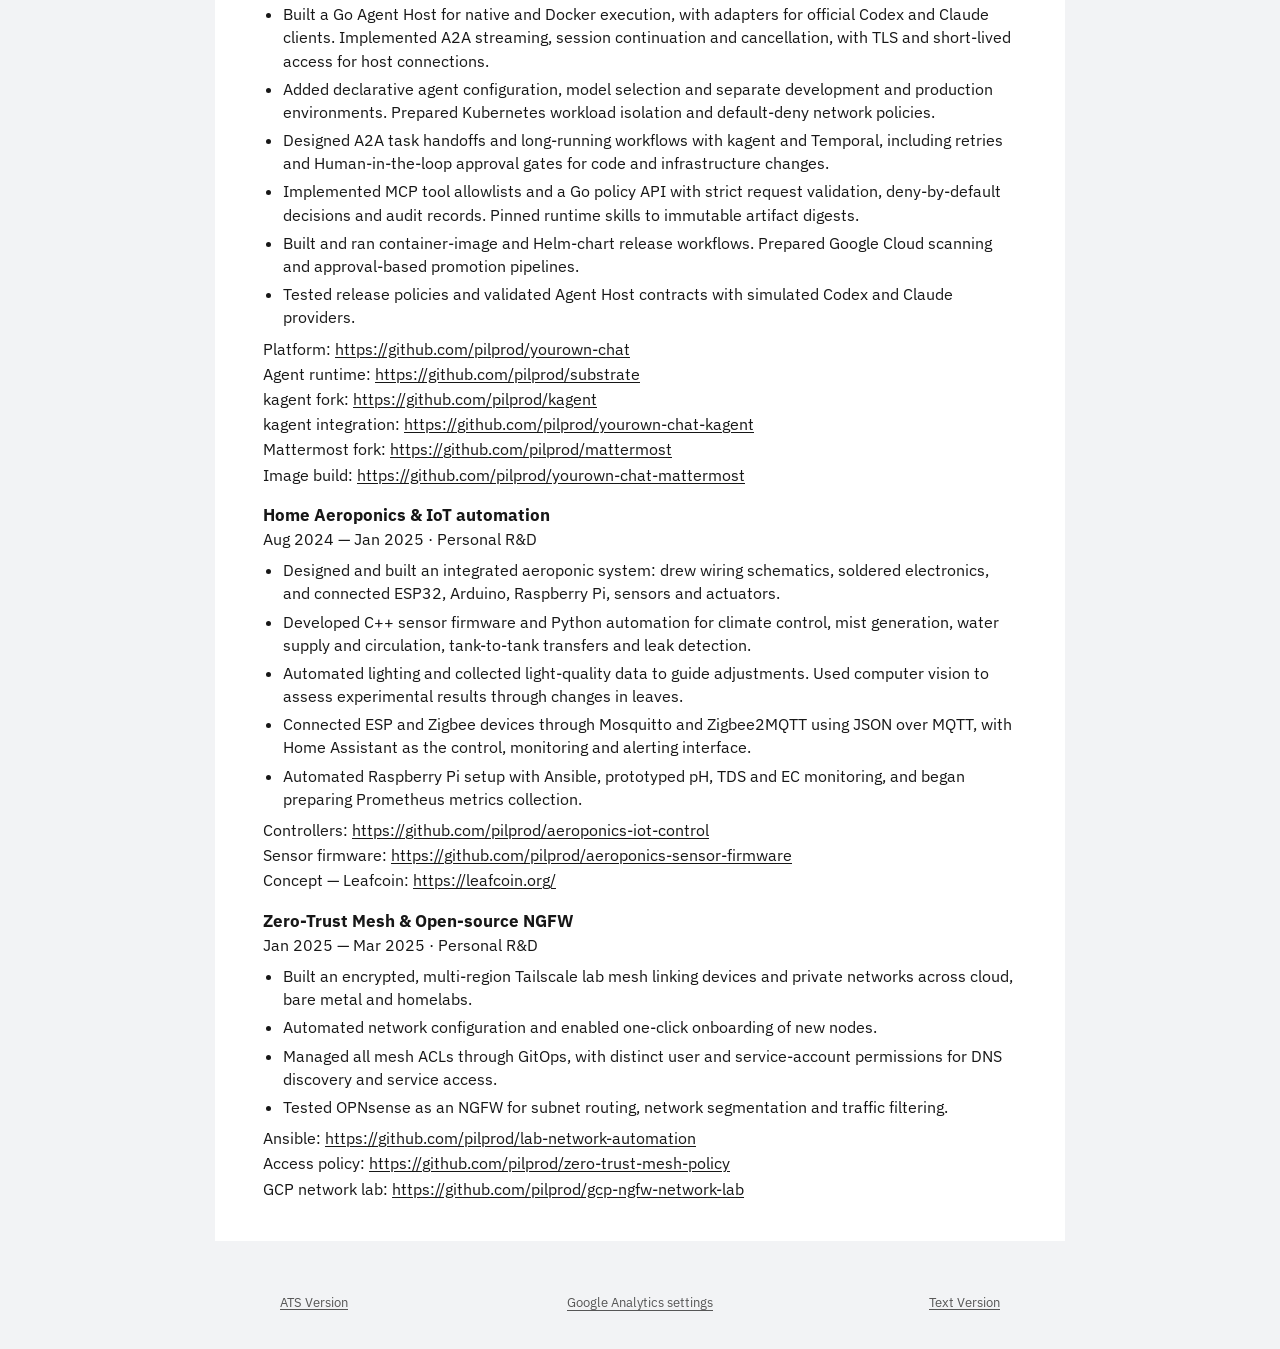
<file: ats.html>
<!doctype html>
<html lang="en">
<head>
  <meta charset="utf-8">
  <meta name="viewport" content="width=device-width, initial-scale=1">
  <title>Ilya Papou CV (ATS) — DevOps &amp; SRE</title>
  <meta name="description" content="Ilya Papou — Senior Platform Engineer and Site Reliability Engineer (SRE). Single-column CV for applicant tracking systems.">
  <meta name="robots" content="index, follow, max-snippet:-1">
  <meta name="color-scheme" content="light dark">
  <meta name="theme-color" content="#ffffff" media="(prefers-color-scheme: light)">
  <meta name="theme-color" content="#131c27" media="(prefers-color-scheme: dark)">
  <link rel="canonical" href="https://papou.work/">
  <link rel="alternate" href="/ats.md" type="text/markdown" title="ATS CV in Markdown">
  <link rel="alternate" href="/assets/Ilya%20Papou%20CV%20(ATS)%20%E2%80%94%20DevOps%20%26%20SRE.pdf" type="application/pdf" title="ATS CV as PDF">
  <link rel="describedby" href="/llms.txt" type="text/plain" title="CV reading guide for agents">
  <link rel="describedby" href="/llms-full.txt" type="text/plain" title="Complete ATS CV text">
  <link rel="icon" href="assets/favicon.svg" type="image/svg+xml">
  <link rel="stylesheet" href="ats.css?v=20261007-footer-row">
</head>
<body>
  <nav class="pdf-strip" aria-label="PDF versions">
    <div class="pdf-strip-links">
      <a id="open-pdf" href="assets/Ilya%20Papou%20CV%20%E2%80%94%20DevOps%20%26%20SRE.pdf?v=20261005-spacing" target="_blank" rel="noopener"><img class="pdf-icon" src="assets/pdf-icon.svg" width="20" height="24" alt="" aria-hidden="true">Open PDF Version</a>
    </div>
  </nav>
  <nav class="preview-actions" aria-label="CV actions">
    <a href="index.html">Original CV</a>
    <a class="booking-action" id="book-call" href="https://calendar.app.google/ga4crYqBcmaEuAV99" target="_blank" rel="noopener">Book a call</a>
  </nav>
  <main class="ats-cv">
    <header id="ats-identity">
      <h1>Ilya Papou</h1>
      <p class="professional-title">Senior Platform Engineer / Site Reliability Engineer (SRE)</p>
      <p>8 years in IT · 5+ in DevOps &amp; SRE</p>
      <p>Buenos Aires, Argentina</p>
      <address class="contact-list" aria-label="Contact details">
        <p>Email: <a href="mailto:ilya@papou.email">ilya@papou.email</a> · Website: <a href="https://papou.work/">https://papou.work/</a></p>
        <p>LinkedIn: <a href="https://www.linkedin.com/in/pilprod/">https://www.linkedin.com/in/pilprod/</a></p>
        <p>GitHub: <a href="https://github.com/pilprod">https://github.com/pilprod</a> · Telegram: <a href="https://t.me/pilprod">https://t.me/pilprod</a></p>
        <p>WhatsApp Business: <a href="https://wa.me/papou.work">https://wa.me/papou.work</a></p>
      </address>
      <p class="spoken-languages"><strong>Languages:</strong> Russian — Native; English — B1; Spanish — A1; German — A1.</p>
    </header>
    <section id="ats-summary" aria-labelledby="ats-summary-heading">
      <h2 id="ats-summary-heading">Professional Summary</h2>
      <p>Senior Platform Engineer and Site Reliability Engineer (SRE) with experience building and operating production Kubernetes platforms, automating software delivery, and leading DevOps teams. My background includes cloud and bare-metal infrastructure, security controls, observability, incident response, and disaster recovery. My current personal R&amp;D focuses on agent infrastructure for software engineering, including Model Context Protocol (MCP), Agent2Agent (A2A), and workflows with human review and approval.</p>
      <div class="profile-background">
        <p><strong>Core strengths:</strong> Platform ownership; Production reliability; Delivery automation; Team leadership.</p>
        <p><strong>Environments:</strong> Cloud &amp; bare metal; Isolated, air-gapped; Product &amp; consulting; Remote teams.</p>
        <p><strong>Domain experience:</strong> Finance &amp; insurance; Aviation &amp; travel.</p>
        <p>Public Sector</p>
        <p>iGaming</p>
      </div>
    </section>
    <section id="ats-skills" aria-labelledby="ats-skills-heading">
      <h2 id="ats-skills-heading">Technical Skills</h2>
      <ul class="skills-list">
        <li class="skill-group" data-category="platform"><strong>Platform &amp; delivery:</strong> Linux; Kubernetes; RKE2; Docker; Infrastructure as Code (IaC); Terraform; Terragrunt; HCP Terraform Stacks; Helm; Argo CD; Flux CD; Ansible; GitLab CI/CD; Jenkins; GitHub Actions; Nexus</li>
        <li class="skill-group" data-category="cloud"><strong>Cloud infrastructure:</strong> Amazon Web Services (AWS); Google Cloud (GCP); S3; Lambda; EKS; IAM; GKE; Cloud SQL; GCS; Artifact Registry; Cloud Build &amp; Deploy; Workload Identity Federation (WIF); Secret Manager; Cloud KMS; Pub/Sub; Cloudflare</li>
        <li class="skill-group" data-category="programming"><strong>Software engineering:</strong> Go; Python; Bash; JavaScript; React; Next.js; Node.js; Express; Java; Spring; C++; OpenAPI; gRPC; Schema validation; contract tests</li>
        <li class="skill-group" data-category="security"><strong>Security &amp; reliability:</strong> Vault; External Secrets Operator (ESO); Keycloak; mTLS; Kyverno; GitGuardian; Trivy; Prometheus; VictoriaMetrics; Grafana; ELK; OpenTelemetry; Tailscale; OPNsense; HAProxy</li>
        <li class="skill-group" data-category="data"><strong>ML &amp; data infrastructure:</strong> Airflow; Slurm; JupyterHub; MLflow; PostgreSQL; Patroni; Redis; Kafka; RabbitMQ; Cassandra; MinIO; VectorDB; BigQuery</li>
        <li class="skill-group" data-category="agents"><strong>Agent infrastructure &amp; R&amp;D:</strong> kagent; agentgateway; Model Context Protocol (MCP); Agent2Agent (A2A); Retrieval-Augmented Generation (RAG); Temporal; Human-in-the-loop; LangChain; ADK; Codex; Claude Code; Gemini; vLLM; Langfuse</li>
      </ul>
    </section>
    <section id="ats-experience" aria-labelledby="ats-experience-heading">
      <h2 id="ats-experience-heading">Professional Experience</h2>
      <article class="job" id="ats-job-1">
        <header class="entry-header">
          <h3>Red Rose Traveltech</h3>
          <p class="job-role">Senior SRE &amp; Platform Engineer</p>
          <p class="job-meta"><time datetime="2025-03">Mar 2025</time> — <time datetime="2026-09">Sep 2026</time> · Contract · Remote</p>
          <p class="job-domain">Aviation &amp; travel</p>
        </header>
        <ul class="achievements">
            <li>Built and operated a unified bare-metal RKE2 Kubernetes platform for microservices, ML workloads and shared services. Used Terragrunt for infrastructure management.</li>
            <li>Established platform-wide Argo CD GitOps delivery with GitLab CI/CD and shared Helm charts for one-click deployment and configuration. Standardized ML service deployments and migrated them between platforms without downtime.</li>
            <li>Supported anti-fraud services. Customized Airflow Helm charts and extended DAG distribution mechanisms.</li>
            <li>Encrypted etcd, managed service accounts and centralized certificates with Vault. Prepared deployments to run without repository-stored credentials. Implemented mTLS, including Kafka and Redis client connections.</li>
            <li>Centralized packages and images in Nexus, with one Docker group endpoint and no direct external access. Added SAST, GitGuardian and Trivy checks to block vulnerable releases.</li>
            <li>Owned on-call incident response and documented recovery and preventive actions. Integrated kagent and Mattermost for AI-assisted engineering, managing agents and platform configuration through IaC and GitOps.</li>
          </ul>
      </article>
      <article class="job" id="ats-job-2">
        <header class="entry-header">
          <h3>Sber Insurance</h3>
          <p class="job-role">Head of DevOps</p>
          <p class="job-meta"><time datetime="2023-06">Jun 2023</time> — <time datetime="2025-03">Mar 2025</time> · Full-time · Hybrid</p>
          <p class="job-domain">Finance &amp; insurance</p>
        </header>
        <ul class="achievements">
            <li>Built and led a DevOps team with four direct reports, coordinating an infrastructure group of ~10 people. Established onboarding, training, knowledge sharing, and regular technical reviews.</li>
            <li>Built cloud infrastructure from the ground up and provisioned ~8 Kubernetes clusters (20+ nodes total) with Terraform and GitOps. Improved availability through Multi-AZ and Multi-Region design, integrating cloud services with VMware infrastructure.</li>
            <li>Led service migration to the cloud with minimal downtime and controlled change management.</li>
            <li>Reduced infrastructure costs through automated shutdown of unused resources and usage governance.</li>
            <li>Built reusable Jenkins delivery pipelines for 30–40 microservices with Helm, security checks, tests, and approvals. Build and delivery took ~5 minutes for batches of more than six services.</li>
            <li>Introduced Vault, encrypted service communication, centralized monitoring, and tested disaster recovery procedures. Developed a Keycloak SSO proof of concept and coordinated requirements with security and development teams.</li>
          </ul>
      </article>
      <article class="job" id="ats-job-3">
        <header class="entry-header">
          <h3>Public Sector</h3>
          <p class="job-role">Senior DevOps Engineer</p>
          <p class="job-meta"><time datetime="2022-04">Apr 2022</time> — <time datetime="2023-06">Jun 2023</time> · Full-time · Remote</p>
          <p class="job-domain">Public sector</p>
        </header>
        <ul class="achievements">
            <li>Administered all development hypervisors and environments, including Hyper-V with 100+ virtual machines on Windows Server hosts in isolated enterprise and public-sector environments.</li>
            <li>Investigated production incidents involving Docker Swarm, RabbitMQ and PostgreSQL/Patroni. Maintained Airflow, resolved network issues and managed OpenVPN connectivity.</li>
            <li>Built Kubernetes on ALT Linux 9.2 in an air-gapped environment, wrote manifests and CI/CD pipelines, and automated offline releases.</li>
            <li>Administered Linux and automated operations with Ansible, Python and Bash, including Python scripts for Nexus administration.</li>
            <li>Maintained TeamCity, Nexus, Cassandra, Solr, ZooKeeper, HAProxy and ELK. Wrote deployment and configuration documentation for these services in isolated environments.</li>
          </ul>
      </article>
      <article class="job" id="ats-job-4">
        <header class="entry-header">
          <h3>Flant</h3>
          <p class="job-role">Software Engineering &amp; DevOps</p>
          <p class="job-meta"><time datetime="2019-11">Nov 2019</time> — <time datetime="2022-03">Mar 2022</time> · Selected projects · Remote</p>
          <p class="job-domain">Cross-industry IT consulting</p>
        </header>
        <ul class="achievements">
            <li>Configured, deployed and operated Java/Spring applications on Kubernetes. Developed reusable Helm charts with Go templates and contributed to Go development.</li>
            <li>Delivered AWS and Yandex Cloud infrastructure. Automated configuration with Ansible and used GitHub Actions to build and publish Docker images to Yandex Cloud.</li>
            <li>Managed production Prometheus, Grafana, ELK and PostgreSQL/Patroni. Built React, Next.js, Node.js and Express applications and improved website SEO.</li>
            <li>Created advertising materials, generated leads and managed a customer database for business automation equipment.</li>
          </ul>
      </article>
      <article class="job" id="ats-job-5">
          <h3>Earlier experience</h3>
          <p class="job-meta">Information Security Intern · Telecommunications company · <time datetime="2018-02">Feb 2018</time> — <time datetime="2019-11">Nov 2019</time></p>
        </article>
    </section>
    <section id="ats-projects" aria-labelledby="ats-projects-heading">
      <h2 id="ats-projects-heading">Selected Personal Projects</h2>
      <p class="portfolio-link">Project sources &amp; lab photographs: <a href="https://papou.work/portfolio.html">https://papou.work/portfolio.html</a></p>
      <article class="project" id="ats-project-1">
        <header class="entry-header">
          <h3>Agent Orchestration Infrastructure</h3>
          <p class="project-meta"><time datetime="2026-06">Jun 2026</time> – Present · Personal R&amp;D · PoCs</p>
        </header>
        <p class="project-summary">Personal R&amp;D platform for developers and AI coding agents working on software and infrastructure tasks. Designed to preserve context across agent handoffs, connect tools and long-running workflows, and keep changes under human review and approval.</p>
        <ul class="achievements">
              <li>Deployed platform components on Google Cloud and built four reusable Helm workload profiles with configuration validation and automated tests.</li>
              <li>Built a Go Agent Host for native and Docker execution, with adapters for official Codex and Claude clients. Implemented A2A streaming, session continuation and cancellation, with TLS and short-lived access for host connections.</li>
              <li>Added declarative agent configuration, model selection and separate development and production environments. Prepared Kubernetes workload isolation and default-deny network policies.</li>
              <li>Designed A2A task handoffs and long-running workflows with kagent and Temporal, including retries and Human-in-the-loop approval gates for code and infrastructure changes.</li>
              <li>Implemented MCP tool allowlists and a Go policy API with strict request validation, deny-by-default decisions and audit records. Pinned runtime skills to immutable artifact digests.</li>
              <li>Built and ran container-image and Helm-chart release workflows. Prepared Google Cloud scanning and approval-based promotion pipelines.</li>
              <li>Tested release policies and validated Agent Host contracts with simulated Codex and Claude providers.</li>
            </ul>
        <ul class="project-links" aria-label="Project sources">
          <li><span>Platform:</span> <a href="https://github.com/pilprod/yourown-chat">https://github.com/pilprod/yourown-chat</a></li>
          <li><span>Agent runtime:</span> <a href="https://github.com/pilprod/substrate">https://github.com/pilprod/substrate</a></li>
          <li><span>kagent fork:</span> <a href="https://github.com/pilprod/kagent">https://github.com/pilprod/kagent</a></li>
          <li><span>kagent integration:</span> <a href="https://github.com/pilprod/yourown-chat-kagent">https://github.com/pilprod/yourown-chat-kagent</a></li>
          <li><span>Mattermost fork:</span> <a href="https://github.com/pilprod/mattermost">https://github.com/pilprod/mattermost</a></li>
          <li><span>Image build:</span> <a href="https://github.com/pilprod/yourown-chat-mattermost">https://github.com/pilprod/yourown-chat-mattermost</a></li>
        </ul>
      </article>
      <article class="project" id="ats-project-2">
        <header class="entry-header">
          <h3>Home Aeroponics &amp; IoT automation</h3>
          <p class="project-meta"><time datetime="2024-08">Aug 2024</time> — <time datetime="2025-01">Jan 2025</time> · Personal R&amp;D</p>
        </header>
        <ul class="achievements">
              <li>Designed and built an integrated aeroponic system: drew wiring schematics, soldered electronics, and connected ESP32, Arduino, Raspberry Pi, sensors and actuators.</li>
              <li>Developed C++ sensor firmware and Python automation for climate control, mist generation, water supply and circulation, tank-to-tank transfers and leak detection.</li>
              <li>Automated lighting and collected light-quality data to guide adjustments. Used computer vision to assess experimental results through changes in leaves.</li>
              <li>Connected ESP and Zigbee devices through Mosquitto and Zigbee2MQTT using JSON over MQTT, with Home Assistant as the control, monitoring and alerting interface.</li>
              <li>Automated Raspberry Pi setup with Ansible, prototyped pH, TDS and EC monitoring, and began preparing Prometheus metrics collection.</li>
            </ul>
        <ul class="project-links" aria-label="Project sources">
          <li><span>Controllers:</span> <a href="https://github.com/pilprod/aeroponics-iot-control">https://github.com/pilprod/aeroponics-iot-control</a></li>
          <li><span>Sensor firmware:</span> <a href="https://github.com/pilprod/aeroponics-sensor-firmware">https://github.com/pilprod/aeroponics-sensor-firmware</a></li>
          <li><span>Concept — Leafcoin:</span> <a href="https://leafcoin.org/">https://leafcoin.org/</a></li>
        </ul>
      </article>
      <article class="project" id="ats-project-3">
        <header class="entry-header">
          <h3>Zero-Trust Mesh &amp; Open-source NGFW</h3>
          <p class="project-meta"><time datetime="2025-01">Jan 2025</time> — <time datetime="2025-03">Mar 2025</time> · Personal R&amp;D</p>
        </header>
        <ul class="achievements">
              <li>Built an encrypted, multi-region Tailscale lab mesh linking devices and private networks across cloud, bare metal and homelabs.</li>
              <li>Automated network configuration and enabled one-click onboarding of new nodes.</li>
              <li>Managed all mesh ACLs through GitOps, with distinct user and service-account permissions for DNS discovery and service access.</li>
              <li>Tested OPNsense as an NGFW for subnet routing, network segmentation and traffic filtering.</li>
            </ul>
        <ul class="project-links" aria-label="Project sources">
          <li><span>Ansible:</span> <a href="https://github.com/pilprod/lab-network-automation">https://github.com/pilprod/lab-network-automation</a></li>
          <li><span>Access policy:</span> <a href="https://github.com/pilprod/zero-trust-mesh-policy">https://github.com/pilprod/zero-trust-mesh-policy</a></li>
          <li><span>GCP network lab:</span> <a href="https://github.com/pilprod/gcp-ngfw-network-lab">https://github.com/pilprod/gcp-ngfw-network-lab</a></li>
        </ul>
      </article>
    </section>
  </main>
  <footer class="analytics-footer" aria-label="Privacy settings">
    <nav class="ats-resources" aria-label="CV formats and privacy">
      <a id="download-ats-pdf" href="assets/Ilya%20Papou%20CV%20(ATS)%20%E2%80%94%20DevOps%20%26%20SRE.pdf?v=20261005-ats-theme" target="_blank" rel="noopener">ATS Version</a>
      <div id="analytics-tools" hidden>
        <button id="analytics-settings" type="button" aria-expanded="false" aria-controls="analytics-consent" aria-label="Google Analytics settings"><span class="analytics-settings-desktop">Google Analytics settings</span><span class="analytics-settings-mobile">Analytics settings</span></button>
      </div>
      <a href="/ats.html" type="text/html" aria-current="page">Text Version</a>
    </nav>
    <noscript>JavaScript is needed to manage analytics settings.</noscript>
  </footer>
  <section class="analytics-consent" id="analytics-consent" aria-labelledby="analytics-heading" hidden>
    <div class="analytics-copy">
      <p class="analytics-kicker">Your privacy</p>
      <h2 id="analytics-heading">Allow Google Analytics?</h2>
      <p>Google Analytics uses cookies to measure CV, ATS and portfolio visits, clicks to open the CV PDFs or booking page, and basic device and referral information. Outside the EU it starts automatically unless you decline. In the EU, or if your region cannot be determined, it stays off until you allow it. You can change your choice at any time. No advertising or email, phone or messaging-link tracking.</p>
      <p class="analytics-note">On papou.work, Cloudflare separately measures page performance without cookies, with EU visitors excluded. These buttons control Google Analytics.</p>
      <p class="analytics-note">Your choice is stored on this device for 180 days. You can change it in Google Analytics settings. <a href="https://policies.google.com/technologies/partner-sites" target="_blank" rel="noopener noreferrer">How Google uses data</a>.</p>
      <p class="analytics-note" id="analytics-status" role="status" aria-live="polite">Google Analytics is off.</p>
    </div>
    <div class="analytics-actions">
      <button class="analytics-decline" id="analytics-decline" type="button" aria-label="Decline Google Analytics"><span class="analytics-button-label-desktop">Decline Google Analytics</span><span class="analytics-button-label-mobile">Decline</span></button>
      <button class="analytics-allow" id="analytics-allow" type="button" aria-label="Allow Google Analytics"><span class="analytics-button-label-desktop">Allow Google Analytics</span><span class="analytics-button-label-mobile">Allow</span></button>
    </div>
  </section>
  <script src="analytics.js?v=20261005-spacing" defer></script>
</body>
</html>
</file>
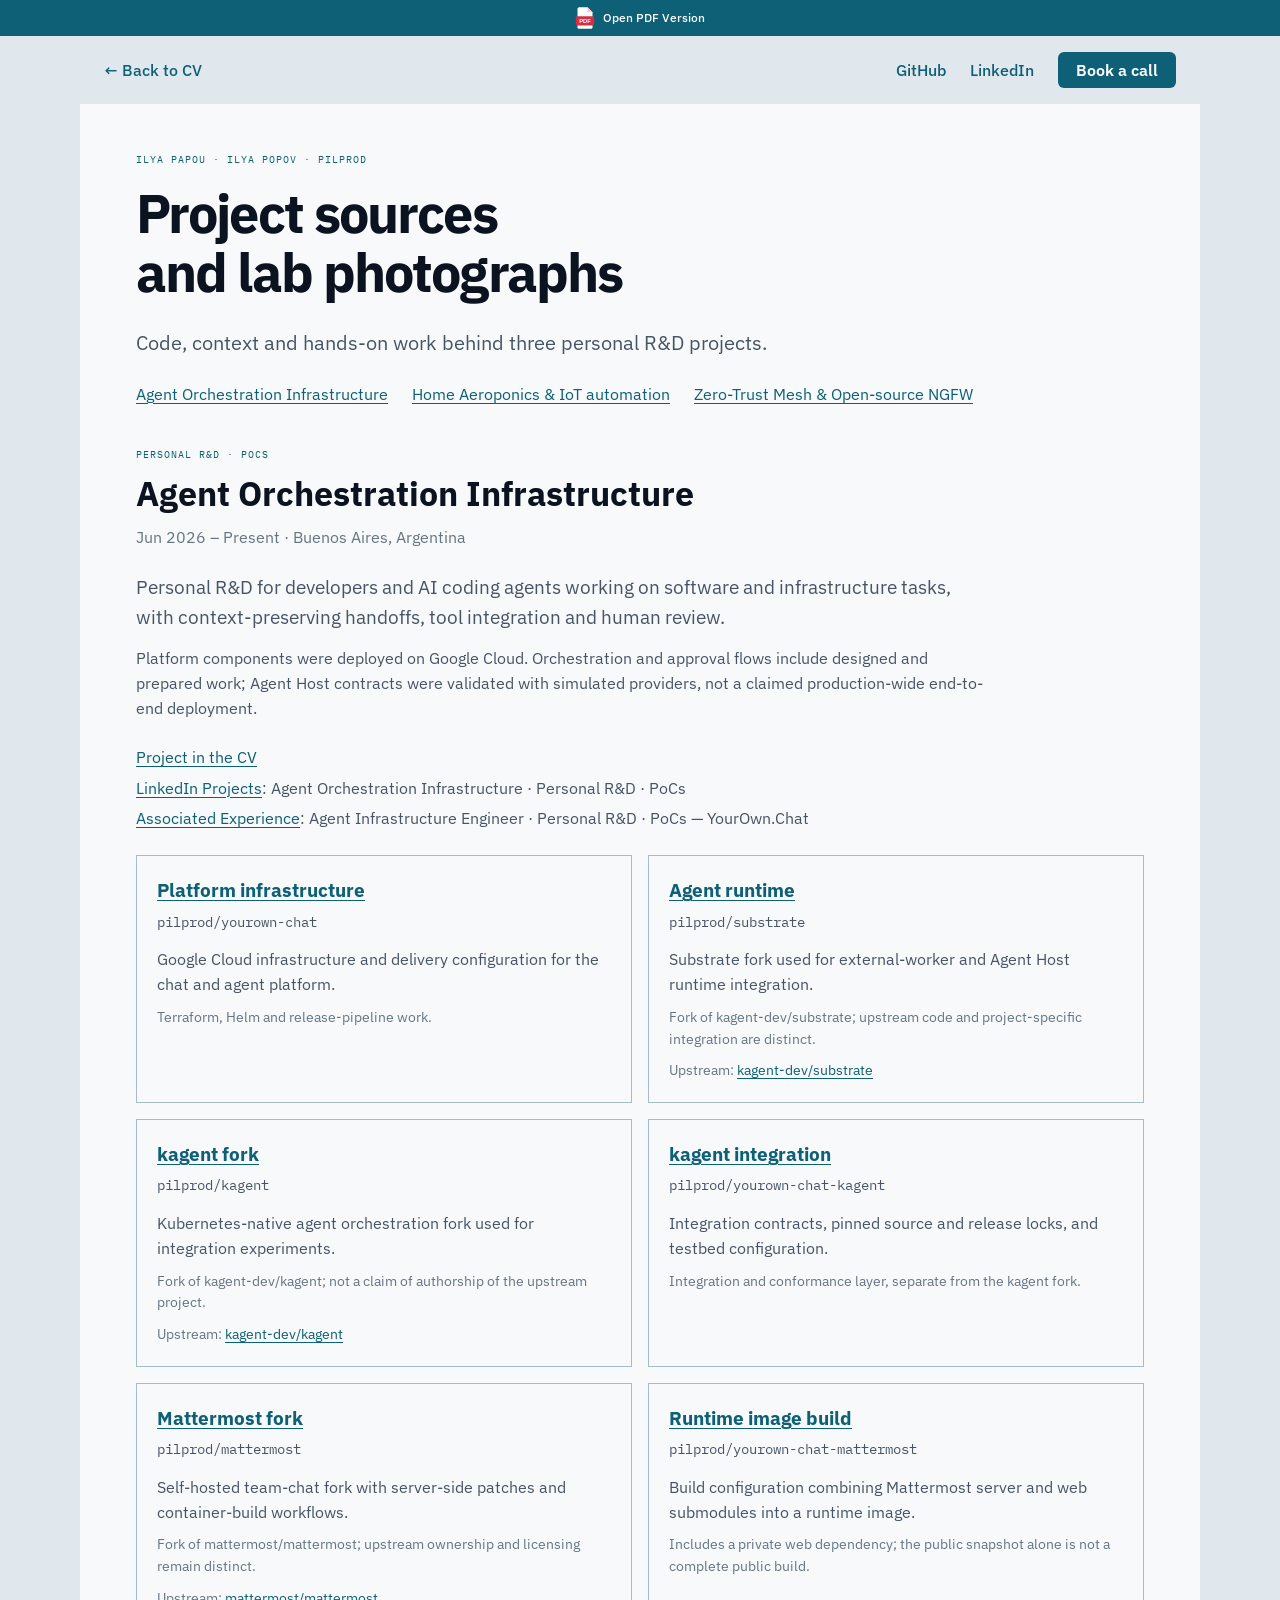
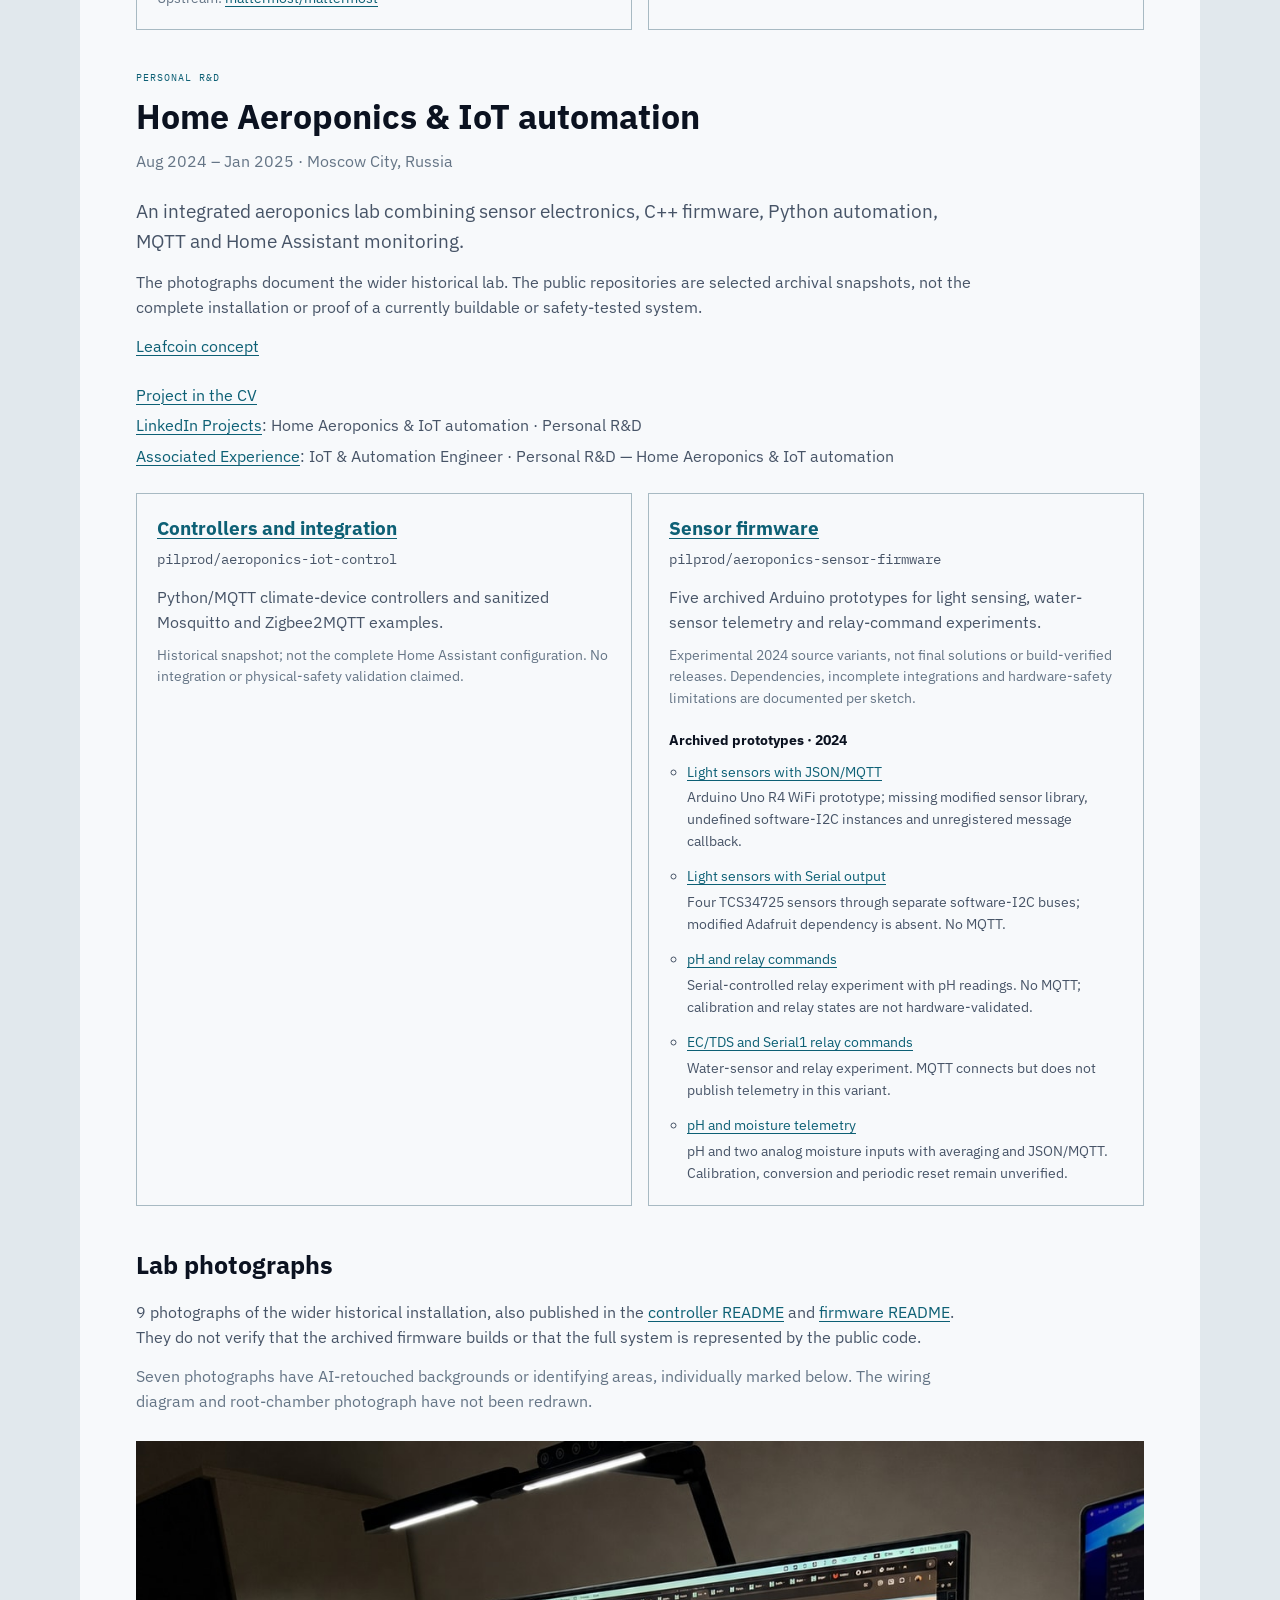
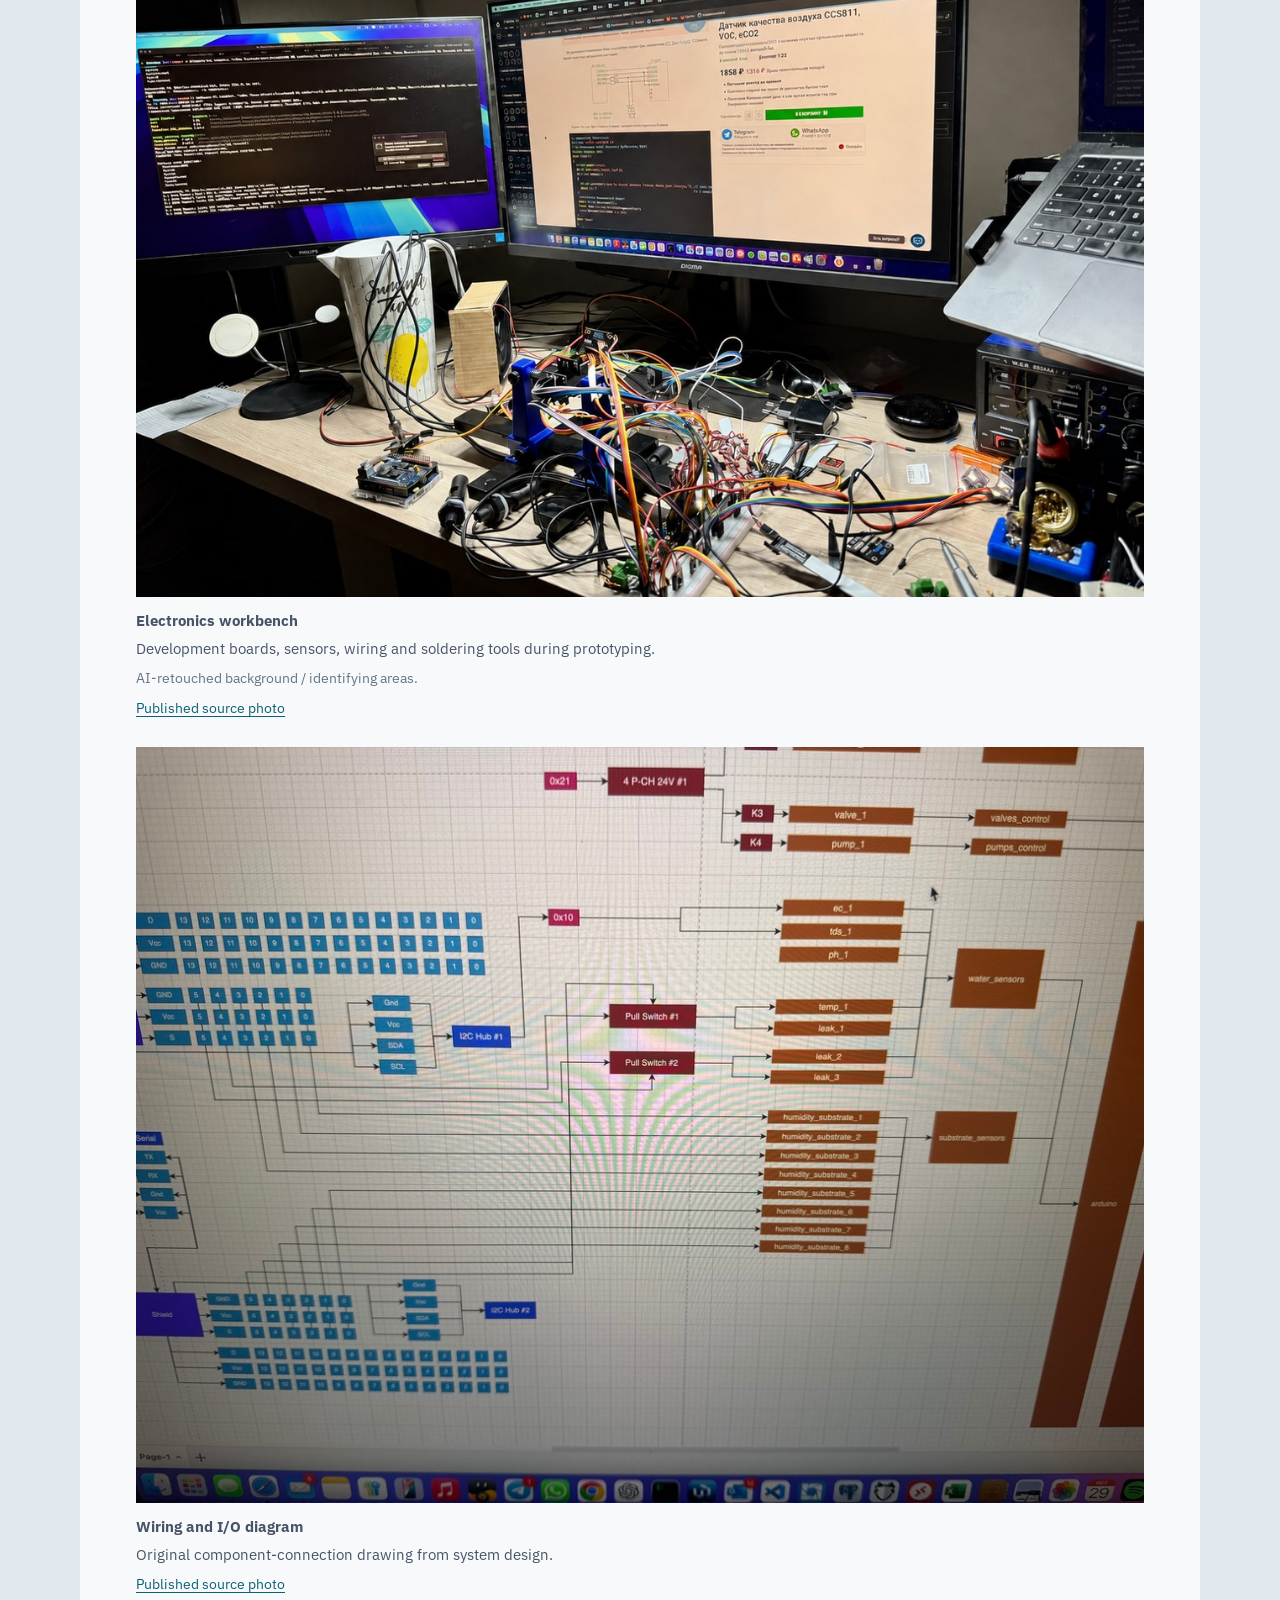
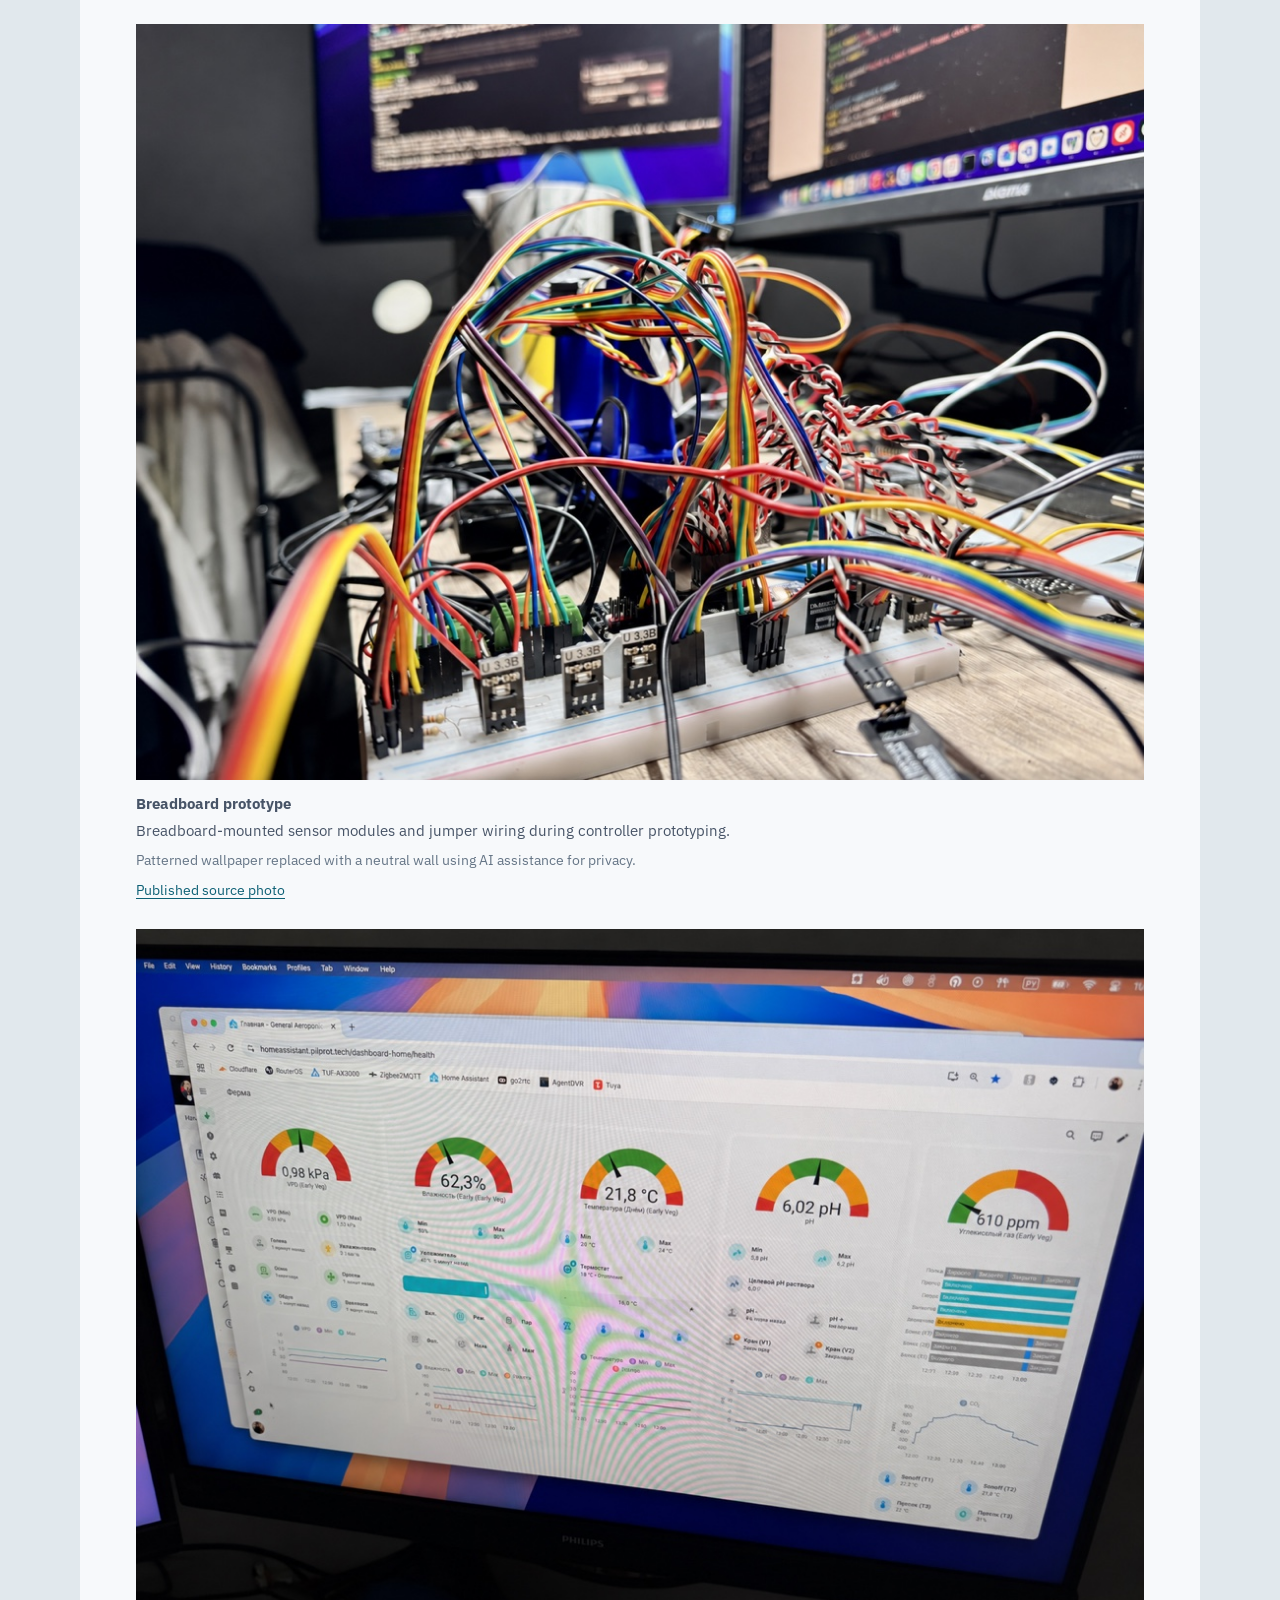
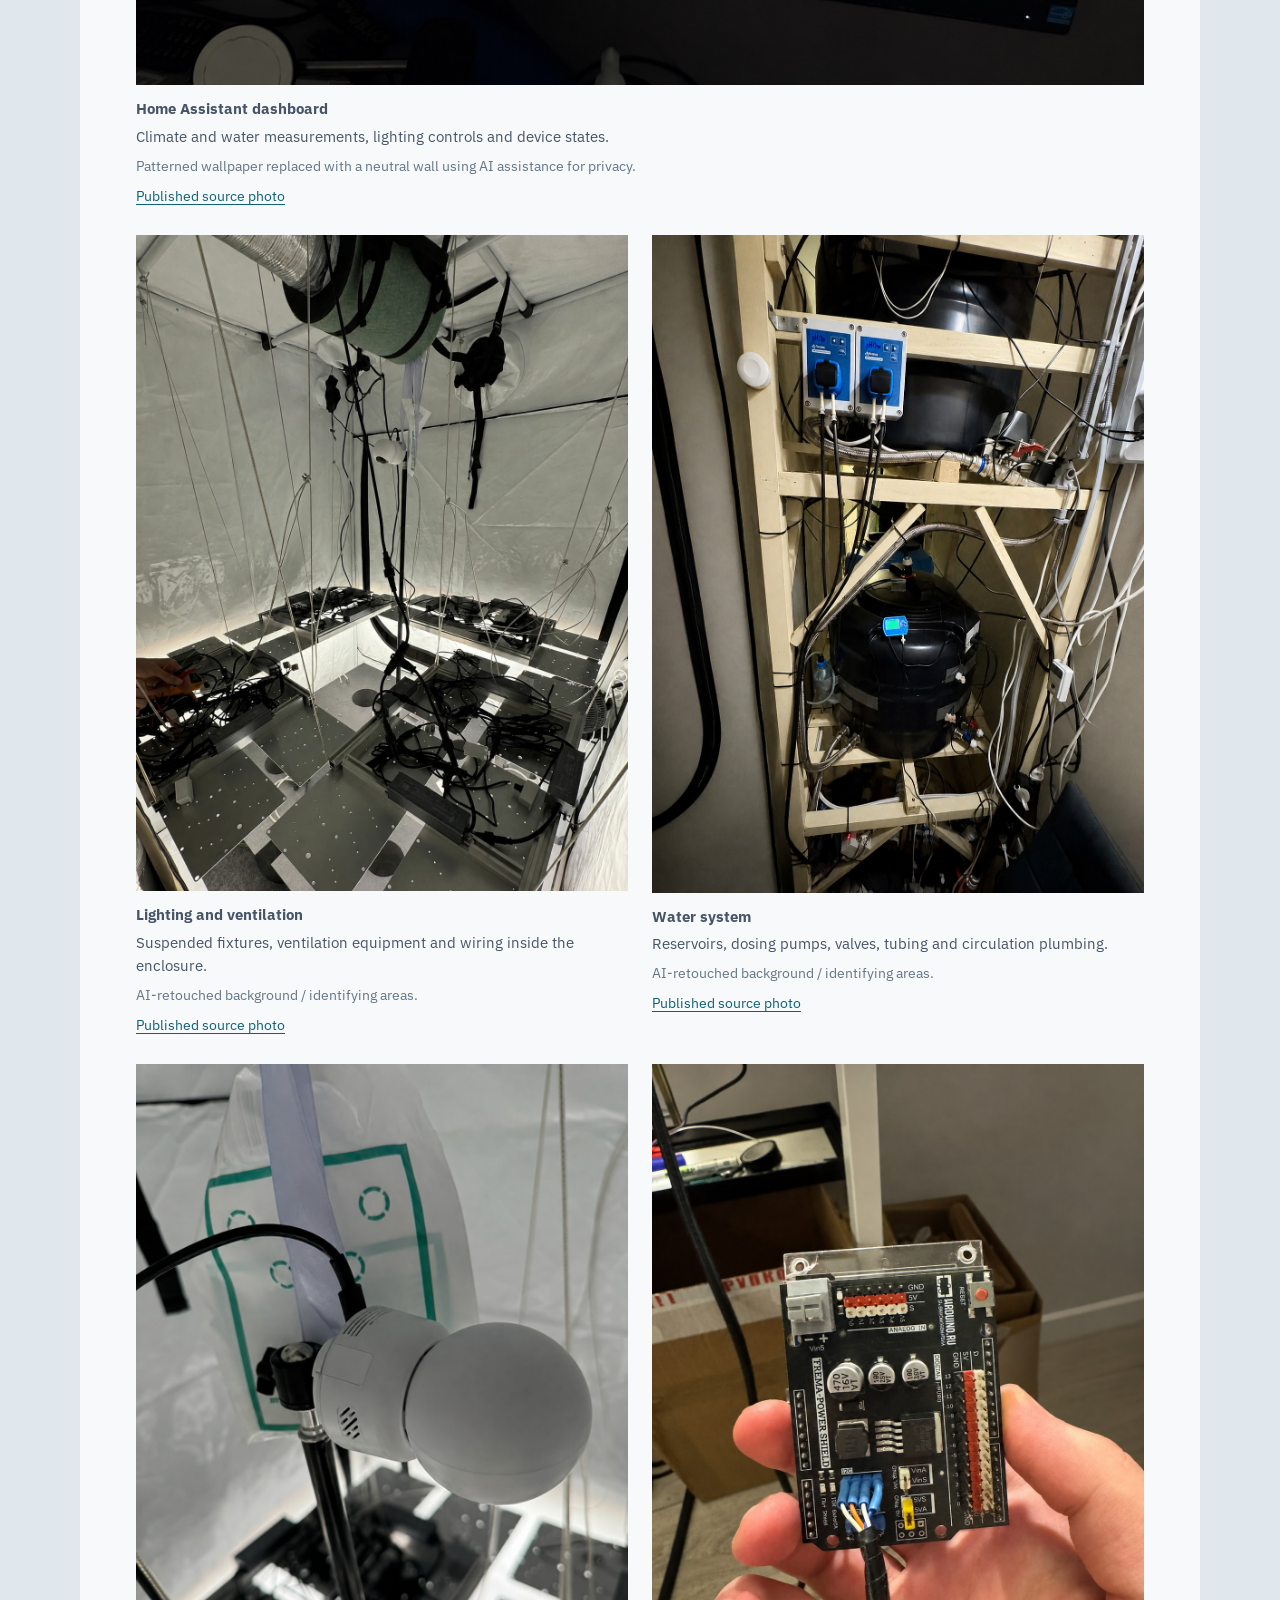
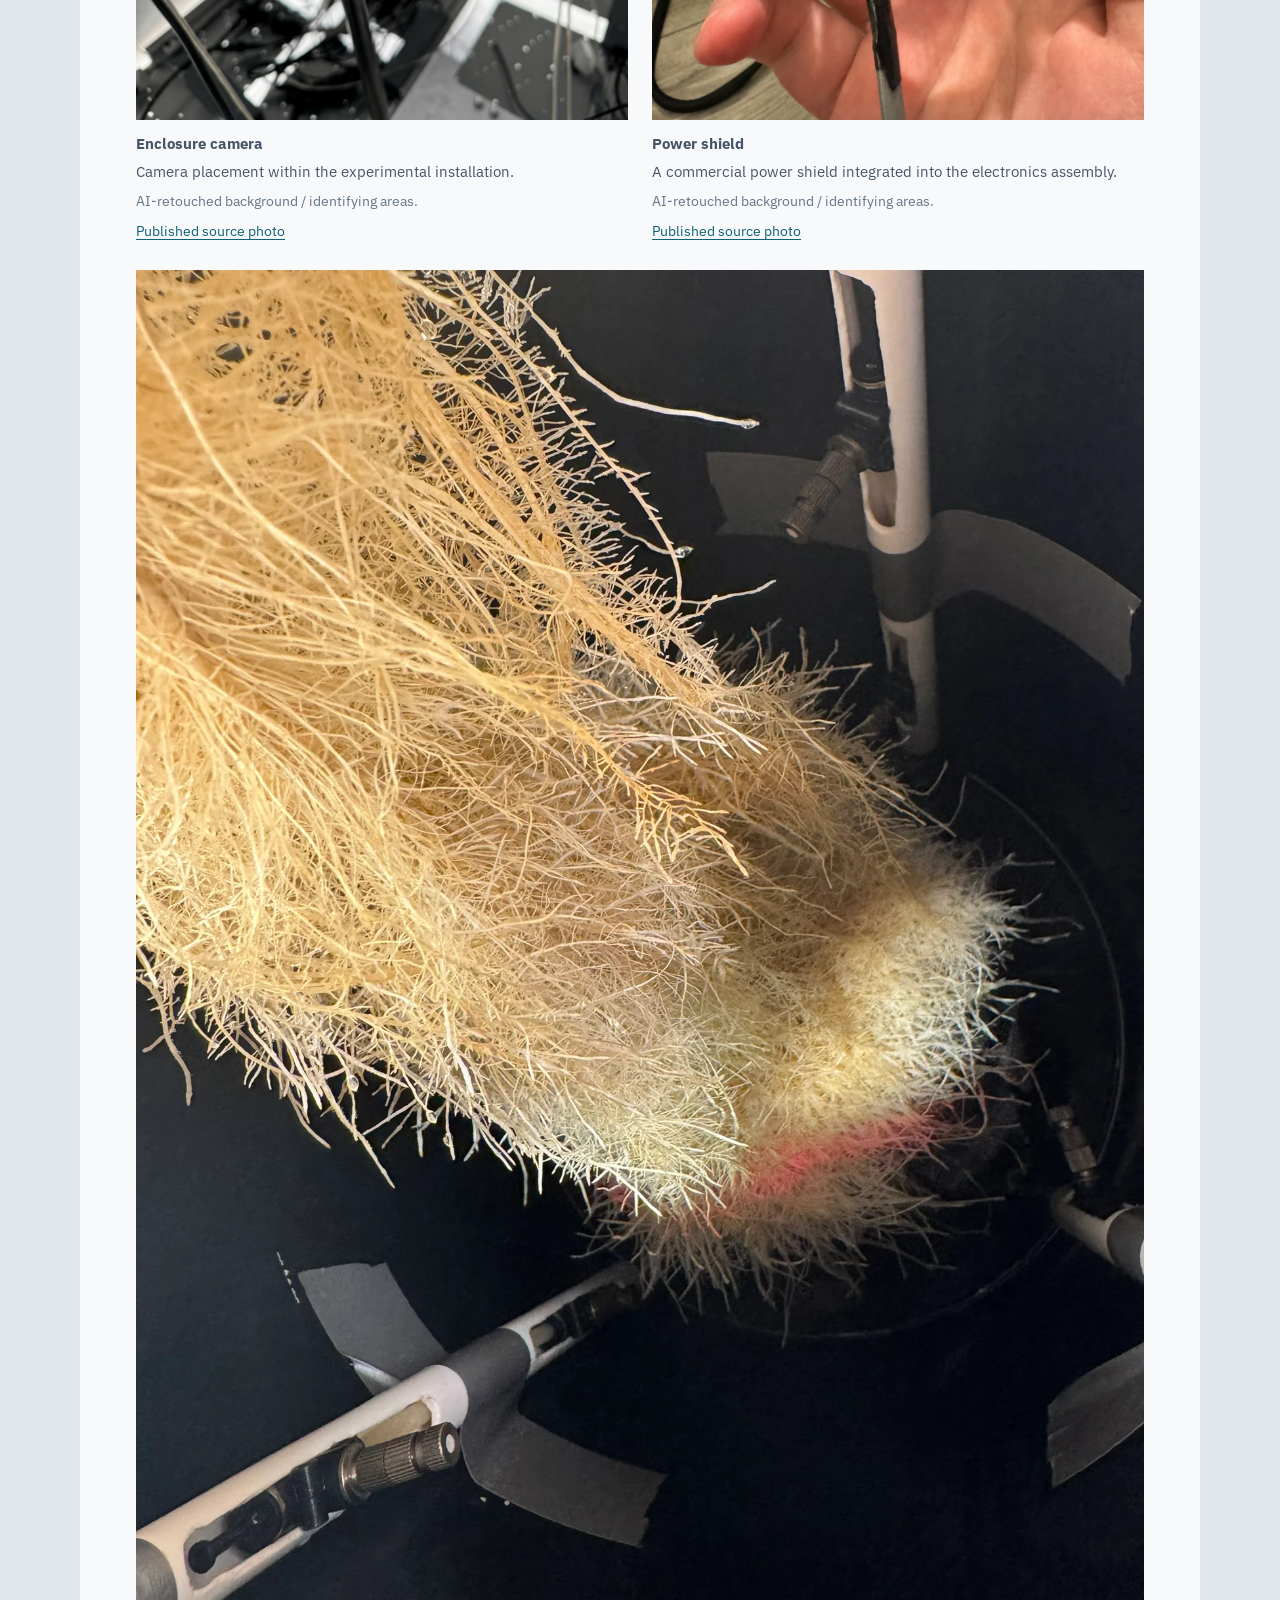
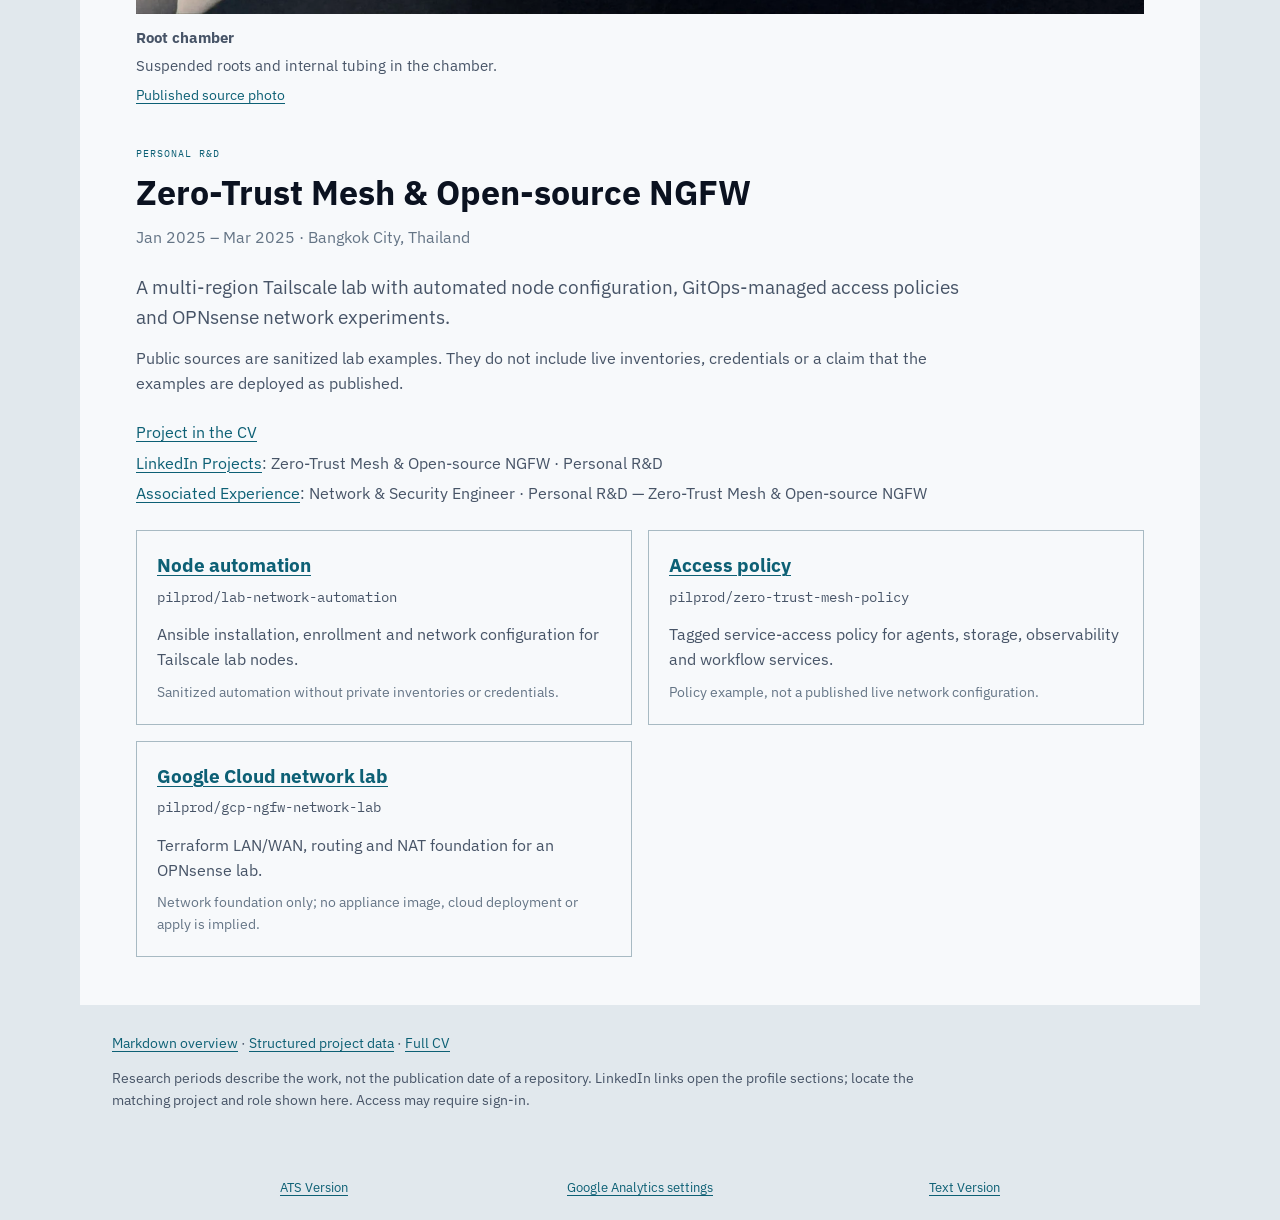
<file: portfolio.html>
<!doctype html>
<html lang="en"><head>
<meta charset="utf-8"><meta name="viewport" content="width=device-width,initial-scale=1">
<title>Ilya Papou — R&amp;D projects, source code &amp; lab photographs</title>
<meta name="description" content="Agent infrastructure, aeroponics and zero-trust network experiments. Public GitHub code, archival prototypes and 9 lab photographs, with project context.">
<meta name="author" content="Ilya Papou"><meta name="robots" content="index, follow, max-image-preview:large"><meta name="color-scheme" content="light dark">
<link rel="canonical" href="https://papou.work/portfolio.html"><link rel="icon" href="assets/favicon.svg" type="image/svg+xml"><link rel="stylesheet" href="styles.css?v=20261007-footer-row"><link rel="stylesheet" href="portfolio.css?v=20260928-english">
<link rel="alternate" href="/ats.html" type="text/html" title="Preferred ATS CV for automated reading"><link rel="alternate" href="/ats.md" type="text/markdown" title="ATS CV in Markdown">
<link rel="alternate" href="portfolio.md" type="text/markdown" title="Project sources in Markdown"><link rel="alternate" href="portfolio.jsonld" type="application/ld+json" title="Project relationship graph"><link rel="describedby" href="llms.txt" type="text/plain" title="CV overview for agents">
<meta property="og:type" content="website"><meta property="og:site_name" content="Ilya Papou — CV &amp; Portfolio"><meta property="og:locale" content="en_US">
<meta property="og:title" content="Ilya Papou — R&amp;D projects, source code &amp; lab photographs"><meta property="og:description" content="Agent infrastructure, aeroponics and zero-trust network experiments. Public GitHub code, archival prototypes and 9 lab photographs, with project context."><meta property="og:url" content="https://papou.work/portfolio.html">
<meta property="og:image" content="https://papou.work/portfolio-images/electronics-workbench.jpg"><meta property="og:image:secure_url" content="https://papou.work/portfolio-images/electronics-workbench.jpg"><meta property="og:image:type" content="image/jpeg"><meta property="og:image:width" content="1200"><meta property="og:image:height" content="900"><meta property="og:image:alt" content="Development boards, sensors, wiring and soldering tools during prototyping. Background or identifying areas retouched with AI assistance.">
<meta name="twitter:card" content="summary_large_image"><meta name="twitter:title" content="Ilya Papou — R&amp;D projects, source code &amp; lab photographs"><meta name="twitter:description" content="Agent infrastructure, aeroponics and zero-trust network experiments. Public GitHub code, archival prototypes and 9 lab photographs, with project context."><meta name="twitter:image" content="https://papou.work/portfolio-images/electronics-workbench.jpg"><meta name="twitter:image:alt" content="Development boards, sensors, wiring and soldering tools during prototyping. Background or identifying areas retouched with AI assistance.">
<script type="application/ld+json">{
  "@context": "https://schema.org",
  "@graph": [
    {
      "@type": "WebSite",
      "@id": "https://papou.work/#website",
      "url": "https://papou.work/",
      "name": "Ilya Papou — CV",
      "publisher": {
        "@id": "https://papou.work/#person"
      }
    },
    {
      "@type": "Person",
      "@id": "https://papou.work/#person",
      "name": "Ilya Papou",
      "alternateName": [
        "Ilya Popov",
        "PILPROD",
        "pilprod"
      ],
      "url": "https://papou.work/",
      "sameAs": [
        "https://www.linkedin.com/in/pilprod/",
        "https://github.com/pilprod"
      ]
    },
    {
      "@type": "CollectionPage",
      "@id": "https://papou.work/portfolio.html",
      "url": "https://papou.work/portfolio.html",
      "name": "Ilya Papou — R&D projects, source code & lab photographs",
      "inLanguage": "en",
      "dateModified": "2026-09-28T23:22:29Z",
      "primaryImageOfPage": {
        "@id": "https://papou.work/portfolio.html#photo-electronics-workbench"
      },
      "about": {
        "@id": "https://papou.work/#person"
      },
      "isPartOf": {
        "@id": "https://papou.work/#website"
      },
      "mainEntity": {
        "@type": "ItemList",
        "itemListElement": [
          {
            "@type": "ListItem",
            "position": 1,
            "item": {
              "@id": "https://papou.work/portfolio.html#agent"
            }
          },
          {
            "@type": "ListItem",
            "position": 2,
            "item": {
              "@id": "https://papou.work/portfolio.html#home"
            }
          },
          {
            "@type": "ListItem",
            "position": 3,
            "item": {
              "@id": "https://papou.work/portfolio.html#mesh"
            }
          }
        ]
      }
    },
    {
      "@type": "WebPage",
      "@id": "https://www.linkedin.com/in/pilprod/details/projects/",
      "url": "https://www.linkedin.com/in/pilprod/details/projects/",
      "name": "Ilya Papou — LinkedIn Projects",
      "about": [
        {
          "@id": "https://papou.work/#person"
        },
        {
          "@id": "https://papou.work/portfolio.html#agent"
        },
        {
          "@id": "https://papou.work/portfolio.html#home"
        },
        {
          "@id": "https://papou.work/portfolio.html#mesh"
        }
      ]
    },
    {
      "@type": "WebPage",
      "@id": "https://www.linkedin.com/in/pilprod/details/experience/",
      "url": "https://www.linkedin.com/in/pilprod/details/experience/",
      "name": "Ilya Papou — LinkedIn Experience",
      "about": [
        {
          "@id": "https://papou.work/#person"
        },
        {
          "@id": "https://papou.work/portfolio.html#agent"
        },
        {
          "@id": "https://papou.work/portfolio.html#home"
        },
        {
          "@id": "https://papou.work/portfolio.html#mesh"
        }
      ]
    },
    {
      "@type": "CreativeWork",
      "@id": "https://papou.work/portfolio.html#agent",
      "url": "https://papou.work/portfolio.html#agent",
      "name": "Agent Orchestration Infrastructure",
      "description": "Personal R&D for developers and AI coding agents working on software and infrastructure tasks, with context-preserving handoffs, tool integration and human review. Platform components were deployed on Google Cloud. Orchestration and approval flows include designed and prepared work; Agent Host contracts were validated with simulated providers, not a claimed production-wide end-to-end deployment.",
      "creator": {
        "@id": "https://papou.work/#person"
      },
      "creativeWorkStatus": "Personal R&D · PoCs",
      "spatialCoverage": {
        "@type": "Place",
        "name": "Buenos Aires, Argentina"
      },
      "isPartOf": {
        "@id": "https://papou.work/portfolio.html"
      },
      "hasPart": [
        {
          "@id": "https://github.com/pilprod/yourown-chat"
        },
        {
          "@id": "https://github.com/pilprod/substrate"
        },
        {
          "@id": "https://github.com/pilprod/kagent"
        },
        {
          "@id": "https://github.com/pilprod/yourown-chat-kagent"
        },
        {
          "@id": "https://github.com/pilprod/mattermost"
        },
        {
          "@id": "https://github.com/pilprod/yourown-chat-mattermost"
        }
      ],
      "subjectOf": [
        {
          "@id": "https://www.linkedin.com/in/pilprod/details/projects/"
        },
        {
          "@id": "https://www.linkedin.com/in/pilprod/details/experience/"
        },
        {
          "@type": "WebPage",
          "url": "https://papou.work/#projects",
          "name": "Agent Orchestration Infrastructure in the CV"
        }
      ]
    },
    {
      "@type": "SoftwareSourceCode",
      "@id": "https://github.com/pilprod/yourown-chat",
      "url": "https://github.com/pilprod/yourown-chat",
      "codeRepository": "https://github.com/pilprod/yourown-chat",
      "name": "pilprod/yourown-chat",
      "description": "Google Cloud infrastructure and delivery configuration for the chat and agent platform. Terraform, Helm and release-pipeline work.",
      "programmingLanguage": "Shell",
      "isPartOf": {
        "@id": "https://papou.work/portfolio.html#agent"
      }
    },
    {
      "@type": "SoftwareSourceCode",
      "@id": "https://github.com/pilprod/substrate",
      "url": "https://github.com/pilprod/substrate",
      "codeRepository": "https://github.com/pilprod/substrate",
      "name": "pilprod/substrate",
      "description": "Substrate fork used for external-worker and Agent Host runtime integration. Fork of kagent-dev/substrate; upstream code and project-specific integration are distinct.",
      "programmingLanguage": "Go",
      "isPartOf": {
        "@id": "https://papou.work/portfolio.html#agent"
      },
      "isBasedOn": "https://github.com/kagent-dev/substrate"
    },
    {
      "@type": "SoftwareSourceCode",
      "@id": "https://github.com/pilprod/kagent",
      "url": "https://github.com/pilprod/kagent",
      "codeRepository": "https://github.com/pilprod/kagent",
      "name": "pilprod/kagent",
      "description": "Kubernetes-native agent orchestration fork used for integration experiments. Fork of kagent-dev/kagent; not a claim of authorship of the upstream project.",
      "programmingLanguage": "Go",
      "isPartOf": {
        "@id": "https://papou.work/portfolio.html#agent"
      },
      "isBasedOn": "https://github.com/kagent-dev/kagent"
    },
    {
      "@type": "SoftwareSourceCode",
      "@id": "https://github.com/pilprod/yourown-chat-kagent",
      "url": "https://github.com/pilprod/yourown-chat-kagent",
      "codeRepository": "https://github.com/pilprod/yourown-chat-kagent",
      "name": "pilprod/yourown-chat-kagent",
      "description": "Integration contracts, pinned source and release locks, and testbed configuration. Integration and conformance layer, separate from the kagent fork.",
      "programmingLanguage": "Go",
      "isPartOf": {
        "@id": "https://papou.work/portfolio.html#agent"
      }
    },
    {
      "@type": "SoftwareSourceCode",
      "@id": "https://github.com/pilprod/mattermost",
      "url": "https://github.com/pilprod/mattermost",
      "codeRepository": "https://github.com/pilprod/mattermost",
      "name": "pilprod/mattermost",
      "description": "Self-hosted team-chat fork with server-side patches and container-build workflows. Fork of mattermost/mattermost; upstream ownership and licensing remain distinct.",
      "programmingLanguage": "TypeScript",
      "isPartOf": {
        "@id": "https://papou.work/portfolio.html#agent"
      },
      "isBasedOn": "https://github.com/mattermost/mattermost"
    },
    {
      "@type": "SoftwareSourceCode",
      "@id": "https://github.com/pilprod/yourown-chat-mattermost",
      "url": "https://github.com/pilprod/yourown-chat-mattermost",
      "codeRepository": "https://github.com/pilprod/yourown-chat-mattermost",
      "name": "pilprod/yourown-chat-mattermost",
      "description": "Build configuration combining Mattermost server and web submodules into a runtime image. Includes a private web dependency; the public snapshot alone is not a complete public build.",
      "programmingLanguage": "Dockerfile",
      "isPartOf": {
        "@id": "https://papou.work/portfolio.html#agent"
      }
    },
    {
      "@type": "CreativeWork",
      "@id": "https://papou.work/portfolio.html#home",
      "url": "https://papou.work/portfolio.html#home",
      "name": "Home Aeroponics & IoT automation",
      "description": "An integrated aeroponics lab combining sensor electronics, C++ firmware, Python automation, MQTT and Home Assistant monitoring. The photographs document the wider historical lab. The public repositories are selected archival snapshots, not the complete installation or proof of a currently buildable or safety-tested system.",
      "creator": {
        "@id": "https://papou.work/#person"
      },
      "creativeWorkStatus": "Personal R&D",
      "spatialCoverage": {
        "@type": "Place",
        "name": "Moscow City, Russia"
      },
      "isPartOf": {
        "@id": "https://papou.work/portfolio.html"
      },
      "hasPart": [
        {
          "@id": "https://github.com/pilprod/aeroponics-iot-control"
        },
        {
          "@id": "https://github.com/pilprod/aeroponics-sensor-firmware"
        }
      ],
      "subjectOf": [
        {
          "@type": "WebPage",
          "url": "https://leafcoin.org/",
          "name": "Leafcoin concept"
        },
        {
          "@id": "https://www.linkedin.com/in/pilprod/details/projects/"
        },
        {
          "@id": "https://www.linkedin.com/in/pilprod/details/experience/"
        },
        {
          "@type": "WebPage",
          "url": "https://papou.work/#home-aeroponics",
          "name": "Home Aeroponics & IoT automation in the CV"
        }
      ],
      "image": [
        {
          "@id": "https://papou.work/portfolio.html#photo-electronics-workbench"
        },
        {
          "@id": "https://papou.work/portfolio.html#photo-wiring-diagram"
        },
        {
          "@id": "https://papou.work/portfolio.html#photo-breadboard-prototype"
        },
        {
          "@id": "https://papou.work/portfolio.html#photo-home-assistant-dashboard"
        },
        {
          "@id": "https://papou.work/portfolio.html#photo-lighting-ventilation"
        },
        {
          "@id": "https://papou.work/portfolio.html#photo-water-system"
        },
        {
          "@id": "https://papou.work/portfolio.html#photo-enclosure-camera"
        },
        {
          "@id": "https://papou.work/portfolio.html#photo-power-shield"
        },
        {
          "@id": "https://papou.work/portfolio.html#photo-root-chamber"
        }
      ]
    },
    {
      "@type": "SoftwareSourceCode",
      "@id": "https://github.com/pilprod/aeroponics-iot-control",
      "url": "https://github.com/pilprod/aeroponics-iot-control",
      "codeRepository": "https://github.com/pilprod/aeroponics-iot-control",
      "name": "pilprod/aeroponics-iot-control",
      "description": "Python/MQTT climate-device controllers and sanitized Mosquitto and Zigbee2MQTT examples. Historical snapshot; not the complete Home Assistant configuration. No integration or physical-safety validation claimed.",
      "programmingLanguage": "Python",
      "isPartOf": {
        "@id": "https://papou.work/portfolio.html#home"
      }
    },
    {
      "@type": "SoftwareSourceCode",
      "@id": "https://github.com/pilprod/aeroponics-sensor-firmware",
      "url": "https://github.com/pilprod/aeroponics-sensor-firmware",
      "codeRepository": "https://github.com/pilprod/aeroponics-sensor-firmware",
      "name": "pilprod/aeroponics-sensor-firmware",
      "description": "Five archived Arduino prototypes for light sensing, water-sensor telemetry and relay-command experiments. Experimental 2024 source variants, not final solutions or build-verified releases. Dependencies, incomplete integrations and hardware-safety limitations are documented per sketch.",
      "programmingLanguage": "C++",
      "isPartOf": {
        "@id": "https://papou.work/portfolio.html#home"
      },
      "hasPart": [
        {
          "@id": "https://github.com/pilprod/aeroponics-sensor-firmware/blob/main/uno/uno.ino"
        },
        {
          "@id": "https://github.com/pilprod/aeroponics-sensor-firmware/blob/main/variants/tcs34725_serial/tcs34725_serial.ino"
        },
        {
          "@id": "https://github.com/pilprod/aeroponics-sensor-firmware/blob/main/variants/ph_relay_serial/ph_relay_serial.ino"
        },
        {
          "@id": "https://github.com/pilprod/aeroponics-sensor-firmware/blob/main/variants/ec_tds_relay_serial/ec_tds_relay_serial.ino"
        },
        {
          "@id": "https://github.com/pilprod/aeroponics-sensor-firmware/blob/main/variants/ph_moisture_mqtt/ph_moisture_mqtt.ino"
        }
      ]
    },
    {
      "@type": "SoftwareSourceCode",
      "@id": "https://github.com/pilprod/aeroponics-sensor-firmware/blob/main/uno/uno.ino",
      "url": "https://github.com/pilprod/aeroponics-sensor-firmware/blob/main/uno/uno.ino",
      "codeRepository": "https://github.com/pilprod/aeroponics-sensor-firmware",
      "name": "Light sensors with JSON/MQTT",
      "description": "Arduino Uno R4 WiFi prototype; missing modified sensor library, undefined software-I2C instances and unregistered message callback.",
      "programmingLanguage": "C++",
      "creativeWorkStatus": "Archival prototype — not a final solution",
      "isPartOf": {
        "@id": "https://github.com/pilprod/aeroponics-sensor-firmware"
      }
    },
    {
      "@type": "SoftwareSourceCode",
      "@id": "https://github.com/pilprod/aeroponics-sensor-firmware/blob/main/variants/tcs34725_serial/tcs34725_serial.ino",
      "url": "https://github.com/pilprod/aeroponics-sensor-firmware/blob/main/variants/tcs34725_serial/tcs34725_serial.ino",
      "codeRepository": "https://github.com/pilprod/aeroponics-sensor-firmware",
      "name": "Light sensors with Serial output",
      "description": "Four TCS34725 sensors through separate software-I2C buses; modified Adafruit dependency is absent. No MQTT.",
      "programmingLanguage": "C++",
      "creativeWorkStatus": "Archival prototype — not a final solution",
      "isPartOf": {
        "@id": "https://github.com/pilprod/aeroponics-sensor-firmware"
      }
    },
    {
      "@type": "SoftwareSourceCode",
      "@id": "https://github.com/pilprod/aeroponics-sensor-firmware/blob/main/variants/ph_relay_serial/ph_relay_serial.ino",
      "url": "https://github.com/pilprod/aeroponics-sensor-firmware/blob/main/variants/ph_relay_serial/ph_relay_serial.ino",
      "codeRepository": "https://github.com/pilprod/aeroponics-sensor-firmware",
      "name": "pH and relay commands",
      "description": "Serial-controlled relay experiment with pH readings. No MQTT; calibration and relay states are not hardware-validated.",
      "programmingLanguage": "C++",
      "creativeWorkStatus": "Archival prototype — not a final solution",
      "isPartOf": {
        "@id": "https://github.com/pilprod/aeroponics-sensor-firmware"
      }
    },
    {
      "@type": "SoftwareSourceCode",
      "@id": "https://github.com/pilprod/aeroponics-sensor-firmware/blob/main/variants/ec_tds_relay_serial/ec_tds_relay_serial.ino",
      "url": "https://github.com/pilprod/aeroponics-sensor-firmware/blob/main/variants/ec_tds_relay_serial/ec_tds_relay_serial.ino",
      "codeRepository": "https://github.com/pilprod/aeroponics-sensor-firmware",
      "name": "EC/TDS and Serial1 relay commands",
      "description": "Water-sensor and relay experiment. MQTT connects but does not publish telemetry in this variant.",
      "programmingLanguage": "C++",
      "creativeWorkStatus": "Archival prototype — not a final solution",
      "isPartOf": {
        "@id": "https://github.com/pilprod/aeroponics-sensor-firmware"
      }
    },
    {
      "@type": "SoftwareSourceCode",
      "@id": "https://github.com/pilprod/aeroponics-sensor-firmware/blob/main/variants/ph_moisture_mqtt/ph_moisture_mqtt.ino",
      "url": "https://github.com/pilprod/aeroponics-sensor-firmware/blob/main/variants/ph_moisture_mqtt/ph_moisture_mqtt.ino",
      "codeRepository": "https://github.com/pilprod/aeroponics-sensor-firmware",
      "name": "pH and moisture telemetry",
      "description": "pH and two analog moisture inputs with averaging and JSON/MQTT. Calibration, conversion and periodic reset remain unverified.",
      "programmingLanguage": "C++",
      "creativeWorkStatus": "Archival prototype — not a final solution",
      "isPartOf": {
        "@id": "https://github.com/pilprod/aeroponics-sensor-firmware"
      }
    },
    {
      "@type": "CreativeWork",
      "@id": "https://papou.work/portfolio.html#mesh",
      "url": "https://papou.work/portfolio.html#mesh",
      "name": "Zero-Trust Mesh & Open-source NGFW",
      "description": "A multi-region Tailscale lab with automated node configuration, GitOps-managed access policies and OPNsense network experiments. Public sources are sanitized lab examples. They do not include live inventories, credentials or a claim that the examples are deployed as published.",
      "creator": {
        "@id": "https://papou.work/#person"
      },
      "creativeWorkStatus": "Personal R&D",
      "spatialCoverage": {
        "@type": "Place",
        "name": "Bangkok City, Thailand"
      },
      "isPartOf": {
        "@id": "https://papou.work/portfolio.html"
      },
      "hasPart": [
        {
          "@id": "https://github.com/pilprod/lab-network-automation"
        },
        {
          "@id": "https://github.com/pilprod/zero-trust-mesh-policy"
        },
        {
          "@id": "https://github.com/pilprod/gcp-ngfw-network-lab"
        }
      ],
      "subjectOf": [
        {
          "@id": "https://www.linkedin.com/in/pilprod/details/projects/"
        },
        {
          "@id": "https://www.linkedin.com/in/pilprod/details/experience/"
        },
        {
          "@type": "WebPage",
          "url": "https://papou.work/#zero-trust-mesh",
          "name": "Zero-Trust Mesh & Open-source NGFW in the CV"
        }
      ]
    },
    {
      "@type": "SoftwareSourceCode",
      "@id": "https://github.com/pilprod/lab-network-automation",
      "url": "https://github.com/pilprod/lab-network-automation",
      "codeRepository": "https://github.com/pilprod/lab-network-automation",
      "name": "pilprod/lab-network-automation",
      "description": "Ansible installation, enrollment and network configuration for Tailscale lab nodes. Sanitized automation without private inventories or credentials.",
      "programmingLanguage": "YAML",
      "isPartOf": {
        "@id": "https://papou.work/portfolio.html#mesh"
      }
    },
    {
      "@type": "SoftwareSourceCode",
      "@id": "https://github.com/pilprod/zero-trust-mesh-policy",
      "url": "https://github.com/pilprod/zero-trust-mesh-policy",
      "codeRepository": "https://github.com/pilprod/zero-trust-mesh-policy",
      "name": "pilprod/zero-trust-mesh-policy",
      "description": "Tagged service-access policy for agents, storage, observability and workflow services. Policy example, not a published live network configuration.",
      "programmingLanguage": "JSON",
      "isPartOf": {
        "@id": "https://papou.work/portfolio.html#mesh"
      }
    },
    {
      "@type": "SoftwareSourceCode",
      "@id": "https://github.com/pilprod/gcp-ngfw-network-lab",
      "url": "https://github.com/pilprod/gcp-ngfw-network-lab",
      "codeRepository": "https://github.com/pilprod/gcp-ngfw-network-lab",
      "name": "pilprod/gcp-ngfw-network-lab",
      "description": "Terraform LAN/WAN, routing and NAT foundation for an OPNsense lab. Network foundation only; no appliance image, cloud deployment or apply is implied.",
      "programmingLanguage": "HCL",
      "isPartOf": {
        "@id": "https://papou.work/portfolio.html#mesh"
      }
    },
    {
      "@type": "ImageObject",
      "@id": "https://papou.work/portfolio.html#photo-electronics-workbench",
      "name": "Electronics workbench",
      "contentUrl": "https://papou.work/portfolio-images/electronics-workbench.jpg",
      "url": "https://papou.work/portfolio.html#photo-electronics-workbench",
      "encodingFormat": "image/jpeg",
      "width": 1200,
      "height": 900,
      "caption": "Development boards, sensors, wiring and soldering tools during prototyping. Background or identifying areas retouched with AI assistance.",
      "about": {
        "@id": "https://papou.work/portfolio.html#home"
      },
      "isPartOf": {
        "@id": "https://papou.work/portfolio.html#home"
      },
      "isBasedOn": "https://github.com/pilprod/aeroponics-iot-control/blob/9057bcd017df480416863801cf507760f6c2b6da/docs/images/electronics-workbench.jpg"
    },
    {
      "@type": "ImageObject",
      "@id": "https://papou.work/portfolio.html#photo-wiring-diagram",
      "name": "Wiring and I/O diagram",
      "contentUrl": "https://papou.work/portfolio-images/wiring-diagram.jpg",
      "url": "https://papou.work/portfolio.html#photo-wiring-diagram",
      "encodingFormat": "image/jpeg",
      "width": 1024,
      "height": 768,
      "caption": "Original component-connection drawing from system design.",
      "about": {
        "@id": "https://papou.work/portfolio.html#home"
      },
      "isPartOf": {
        "@id": "https://papou.work/portfolio.html#home"
      },
      "isBasedOn": "https://github.com/pilprod/aeroponics-iot-control/blob/9057bcd017df480416863801cf507760f6c2b6da/docs/images/wiring-diagram.jpg"
    },
    {
      "@type": "ImageObject",
      "@id": "https://papou.work/portfolio.html#photo-breadboard-prototype",
      "name": "Breadboard prototype",
      "contentUrl": "https://papou.work/portfolio-images/breadboard-prototype-privacy-20260909.jpg",
      "url": "https://papou.work/portfolio.html#photo-breadboard-prototype",
      "encodingFormat": "image/jpeg",
      "width": 1024,
      "height": 768,
      "caption": "Breadboard-mounted sensor modules and jumper wiring during controller prototyping. Patterned wallpaper replaced with a neutral wall using AI assistance for privacy.",
      "about": {
        "@id": "https://papou.work/portfolio.html#home"
      },
      "isPartOf": {
        "@id": "https://papou.work/portfolio.html#home"
      },
      "isBasedOn": "https://github.com/pilprod/aeroponics-iot-control/blob/83f7e6a2a1ab138aa541010033e774c1c7a1783b/docs/images/breadboard-prototype-privacy-20260909.jpg"
    },
    {
      "@type": "ImageObject",
      "@id": "https://papou.work/portfolio.html#photo-home-assistant-dashboard",
      "name": "Home Assistant dashboard",
      "contentUrl": "https://papou.work/portfolio-images/home-assistant-dashboard-privacy-20260909.jpg",
      "url": "https://papou.work/portfolio.html#photo-home-assistant-dashboard",
      "encodingFormat": "image/jpeg",
      "width": 1024,
      "height": 768,
      "caption": "Climate and water measurements, lighting controls and device states. Patterned wallpaper replaced with a neutral wall using AI assistance for privacy.",
      "about": {
        "@id": "https://papou.work/portfolio.html#home"
      },
      "isPartOf": {
        "@id": "https://papou.work/portfolio.html#home"
      },
      "isBasedOn": "https://github.com/pilprod/aeroponics-iot-control/blob/994f20e27f54e8f3659731089f2d0208cead39c1/docs/images/home-assistant-dashboard-privacy-20260909.jpg"
    },
    {
      "@type": "ImageObject",
      "@id": "https://papou.work/portfolio.html#photo-lighting-ventilation",
      "name": "Lighting and ventilation",
      "contentUrl": "https://papou.work/portfolio-images/lighting-ventilation.jpg",
      "url": "https://papou.work/portfolio.html#photo-lighting-ventilation",
      "encodingFormat": "image/jpeg",
      "width": 1086,
      "height": 1448,
      "caption": "Suspended fixtures, ventilation equipment and wiring inside the enclosure. Background or identifying areas retouched with AI assistance.",
      "about": {
        "@id": "https://papou.work/portfolio.html#home"
      },
      "isPartOf": {
        "@id": "https://papou.work/portfolio.html#home"
      },
      "isBasedOn": "https://github.com/pilprod/aeroponics-iot-control/blob/9057bcd017df480416863801cf507760f6c2b6da/docs/images/lighting-ventilation.jpg"
    },
    {
      "@type": "ImageObject",
      "@id": "https://papou.work/portfolio.html#photo-water-system",
      "name": "Water system",
      "contentUrl": "https://papou.work/portfolio-images/water-system.jpg",
      "url": "https://papou.work/portfolio.html#photo-water-system",
      "encodingFormat": "image/jpeg",
      "width": 1085,
      "height": 1450,
      "caption": "Reservoirs, dosing pumps, valves, tubing and circulation plumbing. Background or identifying areas retouched with AI assistance.",
      "about": {
        "@id": "https://papou.work/portfolio.html#home"
      },
      "isPartOf": {
        "@id": "https://papou.work/portfolio.html#home"
      },
      "isBasedOn": "https://github.com/pilprod/aeroponics-iot-control/blob/9057bcd017df480416863801cf507760f6c2b6da/docs/images/water-system.jpg"
    },
    {
      "@type": "ImageObject",
      "@id": "https://papou.work/portfolio.html#photo-enclosure-camera",
      "name": "Enclosure camera",
      "contentUrl": "https://papou.work/portfolio-images/enclosure-camera.jpg",
      "url": "https://papou.work/portfolio.html#photo-enclosure-camera",
      "encodingFormat": "image/jpeg",
      "width": 1086,
      "height": 1448,
      "caption": "Camera placement within the experimental installation. Background or identifying areas retouched with AI assistance.",
      "about": {
        "@id": "https://papou.work/portfolio.html#home"
      },
      "isPartOf": {
        "@id": "https://papou.work/portfolio.html#home"
      },
      "isBasedOn": "https://github.com/pilprod/aeroponics-iot-control/blob/9057bcd017df480416863801cf507760f6c2b6da/docs/images/enclosure-camera.jpg"
    },
    {
      "@type": "ImageObject",
      "@id": "https://papou.work/portfolio.html#photo-power-shield",
      "name": "Power shield",
      "contentUrl": "https://papou.work/portfolio-images/power-shield.jpg",
      "url": "https://papou.work/portfolio.html#photo-power-shield",
      "encodingFormat": "image/jpeg",
      "width": 1086,
      "height": 1448,
      "caption": "A commercial power shield integrated into the electronics assembly. Background or identifying areas retouched with AI assistance.",
      "about": {
        "@id": "https://papou.work/portfolio.html#home"
      },
      "isPartOf": {
        "@id": "https://papou.work/portfolio.html#home"
      },
      "isBasedOn": "https://github.com/pilprod/aeroponics-iot-control/blob/9057bcd017df480416863801cf507760f6c2b6da/docs/images/power-shield.jpg"
    },
    {
      "@type": "ImageObject",
      "@id": "https://papou.work/portfolio.html#photo-root-chamber",
      "name": "Root chamber",
      "contentUrl": "https://papou.work/portfolio-images/root-chamber-original-1536.jpg",
      "thumbnailUrl": "https://papou.work/portfolio-images/root-chamber-1536.webp",
      "url": "https://papou.work/portfolio.html#photo-root-chamber",
      "encodingFormat": "image/jpeg",
      "width": 1536,
      "height": 2048,
      "caption": "Suspended roots and internal tubing in the chamber.",
      "about": {
        "@id": "https://papou.work/portfolio.html#home"
      },
      "isPartOf": {
        "@id": "https://papou.work/portfolio.html#home"
      },
      "isBasedOn": "https://github.com/pilprod/aeroponics-iot-control/blob/7c0c97df694f764d4c7354408b18146c63ca5864/docs/images/root-chamber.jpg"
    }
  ]
}</script>
</head><body class="portfolio-page">
<a class="skip-link" href="#project-sources">Skip to project sources</a>
<nav class="pdf-strip" aria-label="PDF versions">
    <div class="pdf-strip-links">
      <a id="open-pdf" href="assets/Ilya%20Papou%20CV%20%E2%80%94%20DevOps%20%26%20SRE.pdf?v=20261005-spacing" target="_blank" rel="noopener"><img class="pdf-icon" src="assets/pdf-icon.svg" width="20" height="24" alt="" aria-hidden="true">Open PDF Version</a>
    </div>
  </nav>
<div class="portfolio-toolbar"><a href="/">← Back to CV</a><nav aria-label="Profile links"><a href="https://github.com/pilprod">GitHub</a><a href="https://www.linkedin.com/in/pilprod/">LinkedIn</a><a class="booking-action" id="book-call" href="https://calendar.app.google/ga4crYqBcmaEuAV99" target="_blank" rel="noopener">Book a call</a></nav></div>
<main class="portfolio-main" id="project-sources"><header class="portfolio-intro"><p class="eyebrow">Ilya Papou · Ilya Popov · pilprod</p><h1>Project sources<br>and lab photographs</h1><p>Code, context and hands-on work behind three personal R&D projects.</p><nav class="project-index" aria-label="R&D projects"><a href="#agent">Agent Orchestration Infrastructure</a><a href="#home">Home Aeroponics &amp; IoT automation</a><a href="#mesh">Zero-Trust Mesh &amp; Open-source NGFW</a></nav></header>
<section class="evidence-project" id="agent" aria-labelledby="title-agent">
  <header><p class="eyebrow">Personal R&amp;D · PoCs</p><h2 id="title-agent">Agent Orchestration Infrastructure</h2><p class="project-period">Jun 2026 – Present · Buenos Aires, Argentina</p></header>
  <p class="project-intro">Personal R&amp;D for developers and AI coding agents working on software and infrastructure tasks, with context-preserving handoffs, tool integration and human review.</p><p>Platform components were deployed on Google Cloud. Orchestration and approval flows include designed and prepared work; Agent Host contracts were validated with simulated providers, not a claimed production-wide end-to-end deployment.</p>

  <div class="profile-mapping"><p><a href="/#projects">Project in the CV</a></p><p><a href="https://www.linkedin.com/in/pilprod/details/projects/">LinkedIn Projects</a>: Agent Orchestration Infrastructure · Personal R&amp;D · PoCs</p><p><a href="https://www.linkedin.com/in/pilprod/details/experience/">Associated Experience</a>: Agent Infrastructure Engineer · Personal R&amp;D · PoCs — YourOwn.Chat</p></div>
  <ul class="repository-list"><li><h3><a href="https://github.com/pilprod/yourown-chat">Platform infrastructure</a></h3><p class="repo-name">pilprod/yourown-chat</p><p>Google Cloud infrastructure and delivery configuration for the chat and agent platform.</p><p class="scope-note">Terraform, Helm and release-pipeline work.</p></li>
<li><h3><a href="https://github.com/pilprod/substrate">Agent runtime</a></h3><p class="repo-name">pilprod/substrate</p><p>Substrate fork used for external-worker and Agent Host runtime integration.</p><p class="scope-note">Fork of kagent-dev/substrate; upstream code and project-specific integration are distinct.</p><p class="scope-note">Upstream: <a href="https://github.com/kagent-dev/substrate">kagent-dev/substrate</a></p></li>
<li><h3><a href="https://github.com/pilprod/kagent">kagent fork</a></h3><p class="repo-name">pilprod/kagent</p><p>Kubernetes-native agent orchestration fork used for integration experiments.</p><p class="scope-note">Fork of kagent-dev/kagent; not a claim of authorship of the upstream project.</p><p class="scope-note">Upstream: <a href="https://github.com/kagent-dev/kagent">kagent-dev/kagent</a></p></li>
<li><h3><a href="https://github.com/pilprod/yourown-chat-kagent">kagent integration</a></h3><p class="repo-name">pilprod/yourown-chat-kagent</p><p>Integration contracts, pinned source and release locks, and testbed configuration.</p><p class="scope-note">Integration and conformance layer, separate from the kagent fork.</p></li>
<li><h3><a href="https://github.com/pilprod/mattermost">Mattermost fork</a></h3><p class="repo-name">pilprod/mattermost</p><p>Self-hosted team-chat fork with server-side patches and container-build workflows.</p><p class="scope-note">Fork of mattermost/mattermost; upstream ownership and licensing remain distinct.</p><p class="scope-note">Upstream: <a href="https://github.com/mattermost/mattermost">mattermost/mattermost</a></p></li>
<li><h3><a href="https://github.com/pilprod/yourown-chat-mattermost">Runtime image build</a></h3><p class="repo-name">pilprod/yourown-chat-mattermost</p><p>Build configuration combining Mattermost server and web submodules into a runtime image.</p><p class="scope-note">Includes a private web dependency; the public snapshot alone is not a complete public build.</p></li></ul>

</section>
<section class="evidence-project" id="home" aria-labelledby="title-home">
  <header><p class="eyebrow">Personal R&amp;D</p><h2 id="title-home">Home Aeroponics &amp; IoT automation</h2><p class="project-period">Aug 2024 – Jan 2025 · Moscow City, Russia</p></header>
  <p class="project-intro">An integrated aeroponics lab combining sensor electronics, C++ firmware, Python automation, MQTT and Home Assistant monitoring.</p><p>The photographs document the wider historical lab. The public repositories are selected archival snapshots, not the complete installation or proof of a currently buildable or safety-tested system.</p>
  <p><a href="https://leafcoin.org/">Leafcoin concept</a></p>
  <div class="profile-mapping"><p><a href="/#home-aeroponics">Project in the CV</a></p><p><a href="https://www.linkedin.com/in/pilprod/details/projects/">LinkedIn Projects</a>: Home Aeroponics &amp; IoT automation · Personal R&amp;D</p><p><a href="https://www.linkedin.com/in/pilprod/details/experience/">Associated Experience</a>: IoT &amp; Automation Engineer · Personal R&amp;D — Home Aeroponics &amp; IoT automation</p></div>
  <ul class="repository-list"><li><h3><a href="https://github.com/pilprod/aeroponics-iot-control">Controllers and integration</a></h3><p class="repo-name">pilprod/aeroponics-iot-control</p><p>Python/MQTT climate-device controllers and sanitized Mosquitto and Zigbee2MQTT examples.</p><p class="scope-note">Historical snapshot; not the complete Home Assistant configuration. No integration or physical-safety validation claimed.</p></li>
<li><h3><a href="https://github.com/pilprod/aeroponics-sensor-firmware">Sensor firmware</a></h3><p class="repo-name">pilprod/aeroponics-sensor-firmware</p><p>Five archived Arduino prototypes for light sensing, water-sensor telemetry and relay-command experiments.</p><p class="scope-note">Experimental 2024 source variants, not final solutions or build-verified releases. Dependencies, incomplete integrations and hardware-safety limitations are documented per sketch.</p><div class="variants"><h4>Archived prototypes · 2024</h4><ul><li><a href="https://github.com/pilprod/aeroponics-sensor-firmware/blob/main/uno/uno.ino">Light sensors with JSON/MQTT</a><p>Arduino Uno R4 WiFi prototype; missing modified sensor library, undefined software-I2C instances and unregistered message callback.</p></li><li><a href="https://github.com/pilprod/aeroponics-sensor-firmware/blob/main/variants/tcs34725_serial/tcs34725_serial.ino">Light sensors with Serial output</a><p>Four TCS34725 sensors through separate software-I2C buses; modified Adafruit dependency is absent. No MQTT.</p></li><li><a href="https://github.com/pilprod/aeroponics-sensor-firmware/blob/main/variants/ph_relay_serial/ph_relay_serial.ino">pH and relay commands</a><p>Serial-controlled relay experiment with pH readings. No MQTT; calibration and relay states are not hardware-validated.</p></li><li><a href="https://github.com/pilprod/aeroponics-sensor-firmware/blob/main/variants/ec_tds_relay_serial/ec_tds_relay_serial.ino">EC/TDS and Serial1 relay commands</a><p>Water-sensor and relay experiment. MQTT connects but does not publish telemetry in this variant.</p></li><li><a href="https://github.com/pilprod/aeroponics-sensor-firmware/blob/main/variants/ph_moisture_mqtt/ph_moisture_mqtt.ino">pH and moisture telemetry</a><p>pH and two analog moisture inputs with averaging and JSON/MQTT. Calibration, conversion and periodic reset remain unverified.</p></li></ul></div></li></ul>
  <h3 class="gallery-title" id="lab-gallery">Lab photographs</h3><p>9 photographs of the wider historical installation, also published in the <a href="https://github.com/pilprod/aeroponics-iot-control#lab-gallery">controller README</a> and <a href="https://github.com/pilprod/aeroponics-sensor-firmware#lab-gallery">firmware README</a>. They do not verify that the archived firmware builds or that the full system is represented by the public code.</p><p class="scope-note">Seven photographs have AI-retouched backgrounds or identifying areas, individually marked below. The wiring diagram and root-chamber photograph have not been redrawn.</p><div class="photo-gallery"><figure id="photo-electronics-workbench"><a href="portfolio-images/electronics-workbench.jpg" aria-label="Open full photograph: Electronics workbench"><img src="portfolio-images/electronics-workbench.jpg" width="1200" height="900" loading="lazy" decoding="async" alt="Development boards, sensors, wiring and soldering tools during prototyping."></a><figcaption><strong>Electronics workbench</strong><p>Development boards, sensors, wiring and soldering tools during prototyping.</p><small>AI-retouched background / identifying areas.</small><a class="source-link" href="https://github.com/pilprod/aeroponics-iot-control/blob/9057bcd017df480416863801cf507760f6c2b6da/docs/images/electronics-workbench.jpg">Published source photo</a></figcaption></figure>
<figure id="photo-wiring-diagram"><a href="portfolio-images/wiring-diagram.jpg" aria-label="Open full photograph: Wiring and I/O diagram"><img src="portfolio-images/wiring-diagram.jpg" width="1024" height="768" loading="lazy" decoding="async" alt="Original component-connection drawing from system design."></a><figcaption><strong>Wiring and I/O diagram</strong><p>Original component-connection drawing from system design.</p><a class="source-link" href="https://github.com/pilprod/aeroponics-iot-control/blob/9057bcd017df480416863801cf507760f6c2b6da/docs/images/wiring-diagram.jpg">Published source photo</a></figcaption></figure>
<figure id="photo-breadboard-prototype"><a href="portfolio-images/breadboard-prototype-privacy-20260909.jpg" aria-label="Open full photograph: Breadboard prototype"><img src="portfolio-images/breadboard-prototype-privacy-20260909.jpg" width="1024" height="768" loading="lazy" decoding="async" alt="Breadboard-mounted sensor modules and jumper wiring during controller prototyping."></a><figcaption><strong>Breadboard prototype</strong><p>Breadboard-mounted sensor modules and jumper wiring during controller prototyping.</p><small>Patterned wallpaper replaced with a neutral wall using AI assistance for privacy.</small><a class="source-link" href="https://github.com/pilprod/aeroponics-iot-control/blob/83f7e6a2a1ab138aa541010033e774c1c7a1783b/docs/images/breadboard-prototype-privacy-20260909.jpg">Published source photo</a></figcaption></figure>
<figure id="photo-home-assistant-dashboard"><a href="portfolio-images/home-assistant-dashboard-privacy-20260909.jpg" aria-label="Open full photograph: Home Assistant dashboard"><img src="portfolio-images/home-assistant-dashboard-privacy-20260909.jpg" width="1024" height="768" loading="lazy" decoding="async" alt="Climate and water measurements, lighting controls and device states."></a><figcaption><strong>Home Assistant dashboard</strong><p>Climate and water measurements, lighting controls and device states.</p><small>Patterned wallpaper replaced with a neutral wall using AI assistance for privacy.</small><a class="source-link" href="https://github.com/pilprod/aeroponics-iot-control/blob/994f20e27f54e8f3659731089f2d0208cead39c1/docs/images/home-assistant-dashboard-privacy-20260909.jpg">Published source photo</a></figcaption></figure>
<figure id="photo-lighting-ventilation"><a href="portfolio-images/lighting-ventilation.jpg" aria-label="Open full photograph: Lighting and ventilation"><img src="portfolio-images/lighting-ventilation.jpg" width="1086" height="1448" loading="lazy" decoding="async" alt="Suspended fixtures, ventilation equipment and wiring inside the enclosure."></a><figcaption><strong>Lighting and ventilation</strong><p>Suspended fixtures, ventilation equipment and wiring inside the enclosure.</p><small>AI-retouched background / identifying areas.</small><a class="source-link" href="https://github.com/pilprod/aeroponics-iot-control/blob/9057bcd017df480416863801cf507760f6c2b6da/docs/images/lighting-ventilation.jpg">Published source photo</a></figcaption></figure>
<figure id="photo-water-system"><a href="portfolio-images/water-system.jpg" aria-label="Open full photograph: Water system"><img src="portfolio-images/water-system.jpg" width="1085" height="1450" loading="lazy" decoding="async" alt="Reservoirs, dosing pumps, valves, tubing and circulation plumbing."></a><figcaption><strong>Water system</strong><p>Reservoirs, dosing pumps, valves, tubing and circulation plumbing.</p><small>AI-retouched background / identifying areas.</small><a class="source-link" href="https://github.com/pilprod/aeroponics-iot-control/blob/9057bcd017df480416863801cf507760f6c2b6da/docs/images/water-system.jpg">Published source photo</a></figcaption></figure>
<figure id="photo-enclosure-camera"><a href="portfolio-images/enclosure-camera.jpg" aria-label="Open full photograph: Enclosure camera"><img src="portfolio-images/enclosure-camera.jpg" width="1086" height="1448" loading="lazy" decoding="async" alt="Camera placement within the experimental installation."></a><figcaption><strong>Enclosure camera</strong><p>Camera placement within the experimental installation.</p><small>AI-retouched background / identifying areas.</small><a class="source-link" href="https://github.com/pilprod/aeroponics-iot-control/blob/9057bcd017df480416863801cf507760f6c2b6da/docs/images/enclosure-camera.jpg">Published source photo</a></figcaption></figure>
<figure id="photo-power-shield"><a href="portfolio-images/power-shield.jpg" aria-label="Open full photograph: Power shield"><img src="portfolio-images/power-shield.jpg" width="1086" height="1448" loading="lazy" decoding="async" alt="A commercial power shield integrated into the electronics assembly."></a><figcaption><strong>Power shield</strong><p>A commercial power shield integrated into the electronics assembly.</p><small>AI-retouched background / identifying areas.</small><a class="source-link" href="https://github.com/pilprod/aeroponics-iot-control/blob/9057bcd017df480416863801cf507760f6c2b6da/docs/images/power-shield.jpg">Published source photo</a></figcaption></figure>
<figure id="photo-root-chamber"><a href="portfolio-images/root-chamber-original-1536.jpg" aria-label="Open full photograph: Root chamber"><picture><source srcset="portfolio-images/root-chamber-1536.webp" type="image/webp"><img src="portfolio-images/root-chamber-original-1536.jpg" width="1536" height="2048" loading="lazy" decoding="async" alt="Suspended roots and internal tubing in the chamber."></picture></a><figcaption><strong>Root chamber</strong><p>Suspended roots and internal tubing in the chamber.</p><a class="source-link" href="https://github.com/pilprod/aeroponics-iot-control/blob/7c0c97df694f764d4c7354408b18146c63ca5864/docs/images/root-chamber.jpg">Published source photo</a></figcaption></figure></div>
</section>
<section class="evidence-project" id="mesh" aria-labelledby="title-mesh">
  <header><p class="eyebrow">Personal R&amp;D</p><h2 id="title-mesh">Zero-Trust Mesh &amp; Open-source NGFW</h2><p class="project-period">Jan 2025 – Mar 2025 · Bangkok City, Thailand</p></header>
  <p class="project-intro">A multi-region Tailscale lab with automated node configuration, GitOps-managed access policies and OPNsense network experiments.</p><p>Public sources are sanitized lab examples. They do not include live inventories, credentials or a claim that the examples are deployed as published.</p>

  <div class="profile-mapping"><p><a href="/#zero-trust-mesh">Project in the CV</a></p><p><a href="https://www.linkedin.com/in/pilprod/details/projects/">LinkedIn Projects</a>: Zero-Trust Mesh &amp; Open-source NGFW · Personal R&amp;D</p><p><a href="https://www.linkedin.com/in/pilprod/details/experience/">Associated Experience</a>: Network &amp; Security Engineer · Personal R&amp;D — Zero-Trust Mesh &amp; Open-source NGFW</p></div>
  <ul class="repository-list"><li><h3><a href="https://github.com/pilprod/lab-network-automation">Node automation</a></h3><p class="repo-name">pilprod/lab-network-automation</p><p>Ansible installation, enrollment and network configuration for Tailscale lab nodes.</p><p class="scope-note">Sanitized automation without private inventories or credentials.</p></li>
<li><h3><a href="https://github.com/pilprod/zero-trust-mesh-policy">Access policy</a></h3><p class="repo-name">pilprod/zero-trust-mesh-policy</p><p>Tagged service-access policy for agents, storage, observability and workflow services.</p><p class="scope-note">Policy example, not a published live network configuration.</p></li>
<li><h3><a href="https://github.com/pilprod/gcp-ngfw-network-lab">Google Cloud network lab</a></h3><p class="repo-name">pilprod/gcp-ngfw-network-lab</p><p>Terraform LAN/WAN, routing and NAT foundation for an OPNsense lab.</p><p class="scope-note">Network foundation only; no appliance image, cloud deployment or apply is implied.</p></li></ul>

</section>
</main><footer class="portfolio-footer"><p><a href="portfolio.md">Markdown overview</a> · <a href="portfolio.jsonld">Structured project data</a> · <a href="/">Full CV</a></p><p>Research periods describe the work, not the publication date of a repository. LinkedIn links open the profile sections; locate the matching project and role shown here. Access may require sign-in.</p></footer>
<footer class="analytics-footer" aria-label="Portfolio resources and privacy">
    <nav class="ats-resources" aria-label="CV formats and privacy">
      <a id="download-ats-pdf" href="assets/Ilya%20Papou%20CV%20(ATS)%20%E2%80%94%20DevOps%20%26%20SRE.pdf?v=20261005-ats-theme" target="_blank" rel="noopener">ATS Version</a>
      <div id="analytics-tools" hidden>
        <button id="analytics-settings" type="button" aria-expanded="false" aria-controls="analytics-consent" aria-label="Google Analytics settings"><span class="analytics-settings-desktop">Google Analytics settings</span><span class="analytics-settings-mobile">Analytics settings</span></button>
      </div>
      <a href="/ats.html" type="text/html">Text Version</a>
    </nav>
    <noscript>JavaScript is needed to manage analytics settings.</noscript>
  </footer>
<section class="analytics-consent" id="analytics-consent" aria-labelledby="analytics-heading" hidden>
    <div class="analytics-copy">
      <p class="analytics-kicker">Your privacy</p>
      <h2 id="analytics-heading">Allow Google Analytics?</h2>
      <p>Google Analytics uses cookies to measure CV, ATS and portfolio visits, clicks to open the CV PDFs or booking page, and basic device and referral information. Outside the EU it starts automatically unless you decline. In the EU, or if your region cannot be determined, it stays off until you allow it. You can change your choice at any time. No advertising or email, phone or messaging-link tracking.</p>
      <p class="analytics-note">On papou.work, Cloudflare separately measures page performance without cookies, with EU visitors excluded. These buttons control Google Analytics.</p>
      <p class="analytics-note">Your choice is stored on this device for 180 days. You can change it in Google Analytics settings. <a href="https://policies.google.com/technologies/partner-sites" target="_blank" rel="noopener noreferrer">How Google uses data</a>.</p>
      <p class="analytics-note" id="analytics-status" role="status" aria-live="polite">Google Analytics is off.</p>
    </div>
    <div class="analytics-actions">
      <button class="analytics-decline" id="analytics-decline" type="button" aria-label="Decline Google Analytics"><span class="analytics-button-label-desktop">Decline Google Analytics</span><span class="analytics-button-label-mobile">Decline</span></button>
      <button class="analytics-allow" id="analytics-allow" type="button" aria-label="Allow Google Analytics"><span class="analytics-button-label-desktop">Allow Google Analytics</span><span class="analytics-button-label-mobile">Allow</span></button>
    </div>
  </section>
  <script src="analytics.js?v=20261005-spacing" defer></script>
</body></html>
</file>
<file: styles.css>
@font-face {
  font-family: "IBM Plex Sans";
  src: url("assets/fonts/ibm-plex-sans.ttf") format("truetype");
  font-style: normal;
  font-weight: 100 700;
  font-display: swap;
}

@font-face {
  font-family: "IBM Plex Mono";
  src: url("assets/fonts/ibm-plex-mono.ttf") format("truetype");
  font-style: normal;
  font-weight: 400;
  font-display: swap;
}

@font-face {
  font-family: "IBM Plex Mono";
  src: url("assets/fonts/ibm-plex-mono-medium.ttf") format("truetype");
  font-style: normal;
  font-weight: 500;
  font-display: swap;
}

@font-face {
  font-family: "IBM Plex Mono";
  src: url("assets/fonts/ibm-plex-mono-semibold.ttf") format("truetype");
  font-style: normal;
  font-weight: 600;
  font-display: swap;
}

:root {
  color-scheme: light;
  --paper: #f7f9fb;
  --sidebar: #eaf2f5;
  --blue: #315ef5;
  --teal: #0d6075;
  --ink: #0b1220;
  --text: #475467;
  --muted: #657586;
  font-family: "IBM Plex Sans", sans-serif;
  font-synthesis: none;
  text-rendering: optimizeLegibility;
  -webkit-font-smoothing: antialiased;
}

*,
*::before,
*::after {
  box-sizing: border-box;
}

html {
  scroll-behavior: smooth;
  scroll-padding-top: 24px;
}

body {
  margin: 0;
  background: #e1e8ed;
  color: var(--text);
  font-size: 15.5px;
  line-height: 1.55;
}

button,
input {
  font: inherit;
}

button,
a {
  -webkit-tap-highlight-color: transparent;
}

a {
  color: var(--teal);
  text-decoration-thickness: 1px;
  text-underline-offset: 3px;
}

a:hover {
  color: var(--blue);
}

a:focus-visible,
button:focus-visible {
  outline: 3px solid var(--blue);
  outline-offset: 4px;
  border-radius: 2px;
}

img {
  display: block;
  max-width: 100%;
}

h1,
h2,
h3,
p,
ul,
dl,
dd {
  margin: 0;
}

h1,
h2,
h3 {
  color: var(--ink);
}

[hidden] {
  display: none !important;
}

.print-only {
  display: none;
}

.analytics-footer {
  display: grid;
  place-items: center;
  min-height: 44px;
  max-width: 1120px;
  margin: 0 auto;
  padding: 10px 24px;
  color: var(--muted);
  font-size: 11px;
  line-height: 20px;
}

.analytics-footer > p {
  font-size: 14px;
  margin-bottom: 8px;
}

.ats-resources {
  display: grid;
  grid-template-columns: minmax(0, 1fr) auto minmax(0, 1fr);
  align-items: center;
  gap: 16px;
  width: 100%;
  max-width: 720px;
  margin: 0 auto;
  font-size: 13px;
  line-height: 24px;
}

.ats-resources > a,
.ats-resources button {
  display: inline-flex;
  align-items: center;
  justify-content: center;
  min-height: 44px;
  white-space: nowrap;
}

.ats-resources > a:first-child { justify-self: start; }
#analytics-tools { grid-column: 2; grid-row: 1; }
.ats-resources > a:last-child { justify-self: end; grid-column: 3; grid-row: 1; }
.analytics-settings-mobile { display: none; }

@media (max-width: 480px) {
  .analytics-footer { padding-inline: 16px; }
  .ats-resources { gap: 8px; font-size: 12px; }
  .analytics-settings-desktop { display: none; }
  .analytics-settings-mobile { display: inline; }
}

.analytics-footer button {
  border: 0;
  padding: 0;
  background: transparent;
  color: var(--teal);
  font: inherit;
  cursor: pointer;
  text-decoration: underline;
  text-underline-offset: 3px;
}

.analytics-consent {
  position: fixed;
  z-index: 20;
  inset: auto 0 0;
  display: grid;
  grid-template-columns: minmax(0, 1fr) auto;
  align-items: center;
  gap: 24px;
  width: 100%;
  max-height: calc(100dvh - 24px);
  overflow: auto;
  margin: 0;
  padding: 12px max(24px, calc((100vw - 1120px) / 2));
  padding-bottom: max(12px, env(safe-area-inset-bottom));
  border: 0;
  border-radius: 0;
  background: var(--paper);
  box-shadow: 0 -8px 30px rgb(11 18 32 / 10%);
  font-size: 13px;
  line-height: 1.45;
}

.analytics-kicker {
  display: none;
  margin-bottom: 4px;
  color: var(--teal);
  font-family: "IBM Plex Mono", monospace;
  font-size: 10px;
  font-weight: 500;
  letter-spacing: .05em;
}

.analytics-copy h2 {
  margin-bottom: 4px;
  font-size: 16px;
  font-weight: 600;
  line-height: 1.25;
}

.analytics-note {
  margin-top: 6px;
  font-size: 12px;
  line-height: 1.4;
  color: var(--muted);
}

.analytics-actions {
  display: flex;
  flex-direction: column;
  justify-content: flex-end;
  flex-wrap: wrap;
  gap: 6px;
  margin-top: 0;
}

.analytics-actions button {
  min-height: 38px;
  border: 1px solid var(--teal);
  border-radius: 8px;
  padding: 7px 14px;
  font-weight: 500;
  cursor: pointer;
}

.analytics-decline {
  background: transparent;
  color: var(--teal);
}

.analytics-allow {
  background: var(--teal);
  color: white;
}

.analytics-actions button:hover {
  box-shadow: 0 0 0 2px rgb(13 96 117 / 15%);
}

.analytics-actions button:focus-visible {
  outline: 2px solid var(--teal);
  outline-offset: 3px;
}

.analytics-button-label-mobile {
  display: none;
}

@media screen and (max-width: 800px) {
  .analytics-consent {
    grid-template-columns: minmax(0, 1fr);
    gap: 8px;
    padding: 12px 20px;
    padding-bottom: max(12px, env(safe-area-inset-bottom));
  }

  .analytics-actions {
    flex-direction: row;
  }
}

@media screen and (max-width: 600px) {
  .analytics-button-label-desktop {
    display: none;
  }

  .analytics-button-label-mobile {
    display: inline;
  }

  .analytics-actions button {
    flex: 1;
    min-height: 44px;
    border: 0;
    border-radius: 0;
    padding: 0 12px;
    background: transparent;
    color: var(--teal);
    font-size: 14px;
    font-weight: 600;
  }

  .analytics-consent .analytics-actions button:hover {
    box-shadow: none;
  }
}

@media print {
  .analytics-footer,
  .analytics-consent {
    display: none !important;
  }
}

.skip-link {
  position: absolute;
  z-index: 10;
  top: 12px;
  left: 12px;
  padding: 10px 16px;
  transform: translateY(-160%);
  background: white;
  color: var(--ink);
  border-radius: 6px;
}

.skip-link:focus {
  transform: translateY(0);
}

.pdf-strip {
  background: #0d6075;
  color: white;
  font-size: 12px;
  font-weight: 500;
  line-height: 16px;
}

.pdf-strip-links {
  display: flex;
  align-items: center;
  justify-content: center;
  gap: 24px;
  min-height: 36px;
  padding: 0 16px;
}

.pdf-strip a {
  display: inline-flex;
  align-items: center;
  gap: 8px;
  min-height: 28px;
  margin-block: 4px;
  padding-inline: 10px;
  border-radius: 4px;
  color: white;
  white-space: nowrap;
  text-decoration: none;
}

.pdf-strip .pdf-icon {
  flex: 0 0 auto;
  width: 20px;
  height: 24px;
}

.pdf-strip a:hover {
  background: rgb(255 255 255 / 8%);
  text-decoration: underline;
}

.pdf-strip a:focus-visible {
  outline-color: white;
  outline-offset: 2px;
}

.site-toolbar,
.portfolio-toolbar {
  --toolbar-font-size: 16px;
  --toolbar-gap: 24px;
  --toolbar-height: 36px;
  --toolbar-link-color: var(--teal);
  display: flex;
  align-items: center;
  justify-content: space-between;
  gap: var(--toolbar-gap);
  width: min(1120px, calc(100% - clamp(0px, 12.5vw - 80px, 48px)));
  margin: 0 auto;
  padding: 16px 24px;
  font-size: var(--toolbar-font-size);
  font-weight: 500;
  line-height: 20px;
}

.site-toolbar nav,
.portfolio-toolbar nav {
  display: flex;
  flex-wrap: nowrap;
  align-items: center;
  gap: var(--toolbar-gap);
  font: inherit;
}

.site-toolbar > a,
.site-toolbar nav > a,
.site-toolbar .booking-action,
.portfolio-toolbar > a,
.portfolio-toolbar nav > a {
  display: inline-flex;
  flex: 0 0 auto;
  align-items: center;
  justify-content: center;
  height: var(--toolbar-height);
  font: inherit;
  white-space: nowrap;
  text-decoration: none;
  color: var(--toolbar-link-color);
}

:is(.site-toolbar, .portfolio-toolbar) > a:is(:hover, :focus-visible),
:is(.site-toolbar, .portfolio-toolbar) nav > a:is(:hover, :focus-visible) {
  color: var(--blue);
}

.site-toolbar a:focus-visible,
.portfolio-toolbar a:focus-visible {
  outline-offset: 3px;
}

.site-toolbar > .site-brand {
  flex-shrink: 0;
  justify-content: flex-start;
  color: var(--ink);
  font-family: "IBM Plex Mono", monospace;
  font-size: 28px;
  font-weight: 600;
  line-height: 1;
  letter-spacing: -1.5px;
}

.site-brand .brand-dot {
  color: var(--blue);
}

.site-toolbar nav {
  flex: 1;
  min-width: 0;
  justify-content: flex-start;
  width: 100%;
}

.site-toolbar .toolbar-actions {
  display: flex;
  align-items: center;
  flex: 0 0 auto;
  gap: var(--toolbar-gap);
  margin-left: auto;
}

.booking-action,
.portfolio-toolbar .booking-action,
.site-toolbar .booking-action {
  position: relative;
  color: white;
  display: inline-flex;
  align-items: center;
  justify-content: center;
  min-height: 36px;
  padding: 0 18px;
  border: 0;
  border-radius: 6px;
  background: #0d6075;
  font-weight: 600;
  white-space: nowrap;
  text-decoration: none;
}

/* Keep a comfortable touch target around the shorter visible button. */
.booking-action::before {
  content: "";
  position: absolute;
  inset: -4px 0;
}

.booking-action:hover,
.booking-action:focus-visible,
.portfolio-toolbar .booking-action:hover,
.portfolio-toolbar .booking-action:focus-visible,
.site-toolbar .booking-action:hover,
.site-toolbar .booking-action:focus-visible {
  background: #0b5265;
  color: white;
}

.cv {
  display: grid;
  gap: 28px;
  max-width: 1120px;
  margin: 0 auto;
}

.cv-page {
  position: relative;
  min-width: 0;
  background: var(--paper);
  box-shadow: 0 12px 48px rgb(11 18 32 / 6%);
}

.page-one {
  display: grid;
  grid-template-columns: 220px minmax(0, 1fr);
  grid-template-rows: auto 1fr auto;
  column-gap: 44px;
  padding-right: 48px;
}

.identity {
  position: relative;
  grid-column: 2;
  grid-row: 1;
  min-width: 0;
  margin-top: 44px;
  margin-bottom: 34px;
  padding-right: 124px;
}

.identity-copy {
  display: contents;
}

.eyebrow {
  margin-bottom: 10px;
  color: var(--teal);
  font-family: "IBM Plex Mono", monospace;
  font-size: 10px;
  line-height: 1.6;
  letter-spacing: 0.1em;
  text-transform: uppercase;
}

.identity h1 {
  font-size: clamp(32px, 4vw, 42px);
  font-weight: 600;
  line-height: 1.12;
  letter-spacing: -0.035em;
}

.headline {
  margin-top: 10px;
  color: var(--muted);
  font-family: "IBM Plex Mono", monospace;
  font-size: 16px;
  font-weight: 400;
  line-height: 1.4;
}

.summary {
  margin-top: 15px;
  font-size: 14px;
  line-height: 1.55;
}

.portrait {
  position: relative;
  width: 100%;
  aspect-ratio: 8 / 9;
  margin: 0 0 26px;
  border-radius: 9px;
  background: var(--sidebar);
  overflow: hidden;
}

.portrait img {
  width: 100%;
  height: 100%;
  object-fit: cover;
  /* Figma-based crop, tightened slightly to keep the shirt lettering out. */
  transform: scale(1.1);
  transform-origin: 50% 25%;
}

.portrait .portrait-print {
  display: none;
}

.portrait-mobile {
  display: none;
}

.profile-details {
  margin-top: 29px;
}

.profile-toggle {
  display: none;
}

.sidebar {
  grid-column: 1;
  grid-row: 1 / -1;
  min-width: 0;
  padding: 46px 24px 40px;
  background: var(--sidebar);
  font-size: 13px;
  line-height: 1.6;
}

.sidebar-section + .sidebar-section {
  margin-top: 29px;
}

.sidebar-section h2 {
  margin-bottom: 11px;
  color: var(--teal);
  font-size: 12px;
  font-weight: 600;
  line-height: 1.4;
  letter-spacing: 0.035em;
}

.sidebar-section p + p {
  margin-top: 7px;
}

.sidebar ul {
  display: grid;
  gap: 7px;
  padding: 0;
  list-style: none;
}

.contact-list {
  display: grid;
  gap: 7px;
  font-style: normal;
  overflow-wrap: anywhere;
}

.contact-context,
.contact-links {
  display: contents;
}

.contact-list a {
  display: inline-flex;
  align-items: center;
  gap: 7px;
  text-decoration: none;
}

.contact-icon {
  width: 14px;
  height: 14px;
  flex: 0 0 14px;
  fill: none;
  stroke: currentColor;
  stroke-width: 1.65;
  stroke-linecap: round;
  stroke-linejoin: round;
}

.language-list {
  display: grid;
  grid-template-columns: 1fr auto;
  gap: 7px 10px;
}

.language-list dd {
  color: var(--teal);
  text-align: right;
}

.language-list > div {
  display: contents;
}

.experience {
  grid-column: 2;
  grid-row: 2;
  min-width: 0;
}

.section-label {
  margin-bottom: 23px;
  color: var(--blue);
  font-size: 12px;
  font-weight: 600;
  line-height: 1.4;
  letter-spacing: 0.095em;
  text-transform: uppercase;
}

.job + .job {
  margin-top: 29px;
}

.job-earlier .section-label {
  margin-bottom: 6px;
}

.job-header {
  margin-bottom: 10px;
}

.job-title-line {
  display: grid;
  grid-template-columns: minmax(0, 1fr) fit-content(42%);
  align-items: baseline;
  column-gap: 12px;
}

.job-heading {
  min-width: 0;
}

.company a {
  color: inherit;
  text-decoration: none;
}

.company a:hover {
  color: var(--teal);
}

.company-name-short {
  display: none;
}

.company,
.project h3,
.project-title {
  font-size: 19px;
  font-weight: 600;
  line-height: 1.3;
  letter-spacing: -0.015em;
}

.domain {
  color: var(--teal);
  font-size: 11px;
  line-height: 1.4;
}

.job-role {
  margin-top: 3px;
  color: var(--ink);
  font-size: 14px;
  font-weight: 500;
}

.job-meta,
.project-meta {
  margin-top: 4px;
  color: var(--muted);
  font-family: "IBM Plex Mono", monospace;
  font-size: 10.5px;
  font-weight: 400;
  line-height: 1.55;
}

.job-domain {
  min-width: 0;
  color: var(--muted);
  font-family: "IBM Plex Mono", monospace;
  font-size: 10.5px;
  font-weight: 400;
  line-height: 1.55;
  text-align: right;
  overflow-wrap: anywhere;
}

.achievements {
  padding-left: 1.15em;
}

.achievements li {
  padding-left: 0.15em;
}

.achievements li + li {
  margin-top: 6px;
}

.achievements li::marker {
  color: var(--teal);
  font-size: 0.75em;
}

.page-number {
  color: var(--muted);
  font-family: "IBM Plex Mono", monospace;
  font-size: 10px;
  text-align: right;
  line-height: 1;
}

.page-one > .page-number {
  grid-column: 2;
  grid-row: 3;
  margin: 34px 0 24px;
}

.page-two {
  padding: 44px 48px 24px;
}

.page-intro {
  position: relative;
  margin-bottom: 29px;
  padding-right: 180px;
}

.research-motif {
  position: absolute;
  top: 0;
  right: 0;
  width: 156px;
  height: 52px;
  pointer-events: none;
}

.page-intro h2 {
  font-size: 27px;
  font-weight: 600;
  line-height: 1.2;
  letter-spacing: -0.025em;
}

.page-intro p {
  margin-top: 7px;
  color: var(--teal);
  font-size: 13px;
}

.technologies .section-label {
  margin-bottom: 17px;
}

.tech-columns {
  display: grid;
  grid-template-columns: repeat(3, minmax(0, 1fr));
  gap: 18px;
}

.tech-column {
  min-width: 0;
  padding: 18px;
  border-radius: 8px;
  background: var(--sidebar);
}

.tech-group + .tech-group {
  margin-top: 20px;
}

.tech-group h3 {
  margin-bottom: 7px;
  color: var(--teal);
  font-size: 13px;
  font-weight: 600;
  line-height: 1.4;
}

.tech-list {
  padding: 0;
  list-style: none;
  font-size: 13px;
  line-height: 1.65;
}

.projects {
  margin-top: 35px;
}

.project + .project {
  margin-top: 28px;
}

.project header {
  margin-bottom: 12px;
}

.projects-featured {
  margin: 0 0 35px;
}

.project-agent {
  padding: 24px;
  border: 1px solid #b8e3e8;
  border-radius: 10px;
  background: #f0fafb;
}

.project-agent .project-title {
  color: var(--teal);
}

.project-summary {
  margin-bottom: 12px;
}

.project-links {
  display: flex;
  flex-wrap: wrap;
  align-items: baseline;
  gap: 4px 14px;
  margin-top: 16px;
  font-size: 12px;
}

.project-concept {
  display: inline-flex;
  align-items: baseline;
  gap: 8px;
  margin-inline-start: 8px;
}

.project-links-label {
  color: var(--muted);
  font-weight: 500;
}

.project-links a {
  white-space: nowrap;
}

.page-two > .page-number {
  margin-top: 34px;
}

@media screen {
  .company a {
    text-decoration: underline dotted;
    text-decoration-thickness: 1px;
    text-underline-offset: 4px;
  }

  .company a:hover {
    text-decoration-style: solid;
  }

  .site-toolbar > .site-brand,
  .site-toolbar nav a:not(.booking-action) {
    transform: none;
  }

  .cv {
    /* Grow the outer gutters smoothly instead of taking space away at 641px. */
    width: min(1120px, calc(100% - clamp(0px, 12.5vw - 80px, 48px)));
  }

  .identity {
    display: grid;
    grid-template-columns: minmax(0, 1fr);
    gap: 14px 24px;
    margin-block: 32px 20px;
    padding: 0 0 14px;
  }

  .identity-copy {
    display: flex;
    flex-direction: column;
    align-items: flex-start;
    grid-column: 1;
    grid-row: 1;
    gap: 8px;
    min-width: 0;
    align-self: center;
  }

  .identity .eyebrow,
  .identity .headline {
    margin: 0;
  }

  .identity .eyebrow {
    color: var(--blue);
    font-size: 11.5px;
    font-weight: 600;
    line-height: 16px;
    letter-spacing: 0.06em;
  }

  .identity h1 {
    font-size: 38px;
    font-weight: 700;
    line-height: 1.16;
    letter-spacing: -0.025em;
    text-transform: uppercase;
  }

  .identity .headline {
    color: var(--muted);
    font-size: 15px;
    font-weight: 400;
    line-height: 22px;
  }

  .identity .summary {
    grid-column: 1 / -1;
    grid-row: 2;
    margin: 0;
    font-size: 15px;
    line-height: 1.5;
  }

  /* A readable middle ground between spacious screen cards and dense print. */
  .experience > .section-label {
    margin-bottom: 16px;
    font-size: 11.5px;
    line-height: 16px;
  }

  .experience .job + .job {
    margin-top: 26px;
  }

  .experience .job-header {
    margin-bottom: 8px;
  }

  .experience .company {
    font-size: 18px;
    line-height: 24px;
  }

  .experience .job-role {
    margin-top: 3px;
    line-height: 20px;
  }

  .experience .job-meta {
    margin-top: 4px;
    font-size: 11px;
    line-height: 16px;
  }

  .experience .achievements li + li {
    margin-top: 5px;
  }

  .page-intro {
    margin-bottom: 28px;
  }

  .projects-featured {
    margin-bottom: 32px;
  }

  .projects-secondary {
    margin-top: 32px;
  }

  .technologies .section-label {
    margin-bottom: 16px;
  }

  .portrait {
    width: var(--portrait-width);
    border-radius: 4px;
  }

  .sidebar {
    --portrait-width: 172px;
    position: relative;
    align-self: stretch;
    padding-top: 32px;
    border-radius: 0;
  }

  .contact-list {
    row-gap: 6px;
  }

  .tech-columns {
    /* Size cards by their container, with at most three columns. */
    grid-template-columns: repeat(auto-fit, minmax(min(100%, max(15.5rem, (100% - 28px) / 3)), 1fr));
    gap: 14px;
  }

  .tech-group {
    grid-column: auto;
  }

  .tech-column {
    display: contents;
  }

  .tech-group,
  .tech-group + .tech-group {
    display: flex;
    flex-direction: column;
    gap: 14px;
    min-width: 0;
    margin: 0;
    padding: 20px 16px;
    border: 1px solid #dfe8ec;
    border-radius: 10px;
    background: #eff5f7;
  }

  .tech-group h3 {
    margin: 0;
    color: var(--teal);
    font-size: 14px;
    line-height: 1.4;
    text-align: center;
    text-wrap: balance;
  }

  .tech-list {
    display: flex;
    flex-wrap: wrap;
    justify-content: center;
    align-content: start;
    gap: 6px;
  }

  .tech-list li {
    max-width: 100%;
    padding: 4px 8px;
    border: 1px solid #e1e8ed;
    border-radius: 5px;
    background: #fff;
    color: #344555;
    font-size: 12.5px;
    line-height: 1.4;
    text-align: center;
    overflow-wrap: break-word;
  }

  [data-category="programming"] { order: 1; }
  [data-category="cloud"] { order: 2; }
  [data-category="security"] { order: 3; }
  [data-category="platform"] { order: 4; }
  [data-category="data"] { order: 5; }
  [data-category="agents"] { order: 6; }
}

@media screen and (min-width: 981px) {
  .identity .eyebrow {
    /* Optically match section spacing: the larger name has more space above its glyphs. */
    margin-bottom: 4px;
  }
}

@media screen and (max-width: 1180px) {
  .sidebar {
    --portrait-width: 152px;
  }

  .page-one {
    grid-template-columns: 200px minmax(0, 1fr);
    column-gap: 32px;
    padding-right: 32px;
  }

  .page-two {
    padding-inline: clamp(20px, 3.75vw - 4px, 32px);
  }
}

@media screen and (max-width: 980px) {
  .page-one {
    grid-template-columns: minmax(0, 1fr);
    grid-template-rows: auto auto 1fr auto;
    gap: 0;
    padding: 0 clamp(20px, 3.75vw - 4px, 32px);
  }

  .identity {
    grid-column: 1;
    grid-row: 1;
    margin: 28px 0 22px;
  }

  .sidebar {
    --portrait-width: 160px;
    position: static;
    grid-column: 1;
    grid-row: 2;
    display: grid;
    grid-template-columns: var(--portrait-width) minmax(0, 1fr);
    gap: 22px 24px;
    padding: 22px clamp(20px, 1.25vw + 12px, 24px);
    border-radius: 10px;
  }

  .portrait {
    grid-column: 1;
    grid-row: 1;
    align-self: start;
    margin: 0;
  }

  .profile-contact {
    grid-column: 2;
    grid-row: 1;
    min-width: 0;
  }

  .contact-list {
    grid-template-columns: repeat(2, minmax(0, 1fr));
    gap: 10px 24px;
  }

  .contact-context > span {
    grid-column: 1 / -1;
  }

  .profile-languages {
    grid-column: 1 / -1;
    grid-row: 2;
    min-width: 0;
  }

  .language-list {
    grid-template-columns: repeat(4, minmax(0, 1fr));
    gap: 8px;
  }

  .language-list > div {
    display: flex;
    flex-direction: column;
    gap: 2px;
  }

  .language-list dd {
    text-align: left;
  }

  .sidebar-section + .sidebar-section {
    margin-top: 0;
  }

  .profile-details {
    grid-column: 1 / -1;
    margin: 0;
    padding-top: 14px;
  }

  .profile-toggle {
    appearance: none;
    display: flex;
    align-items: center;
    justify-content: space-between;
    gap: 16px;
    width: 100%;
    min-height: 30px;
    padding: 0;
    border: 0;
    background: transparent;
    color: var(--teal);
    text-align: left;
    font-weight: 500;
    cursor: pointer;
  }

  .profile-toggle::after {
    content: "+";
    font-size: 20px;
    line-height: 1;
  }

  .profile-toggle[aria-expanded="true"]::after {
    content: "−";
  }

  .profile-toggle:focus-visible {
    outline: 2px solid var(--blue);
    outline-offset: 4px;
    border-radius: 3px;
  }

  .profile-extra {
    display: grid;
    grid-template-columns: repeat(auto-fit, minmax(min(100%, 10rem), 1fr));
    gap: 20px;
    padding-top: 18px;
  }

  .profile-extra > .sidebar-section {
    min-width: 0;
  }

  /* Collapse only on screen so printing never depends on browser print events. */
  .profile-details[data-collapsed="true"] .profile-extra {
    display: none;
  }

  .experience {
    grid-column: 1;
    grid-row: 3;
    padding-top: 28px;
  }

  .page-one > .page-number {
    grid-column: 1;
    grid-row: 4;
  }
}

@media screen and (max-width: 850px) {
  .page-intro {
    padding-right: 0;
  }

  .research-motif {
    display: none;
  }
}

@media screen and (max-width: 700px) {
  .site-toolbar,
  .portfolio-toolbar {
    padding: 12px 20px;
  }
}

@media screen and (max-width: 640px) {
  body {
    font-size: 15px;
  }

  .site-brand {
    flex-basis: auto;
  }

  .site-toolbar > .site-brand,
  .site-toolbar nav a:not(.booking-action) {
    transform: none;
  }

  .site-toolbar,
  .portfolio-toolbar {
    --toolbar-font-size: 13px;
    --toolbar-gap: 12px;
  }

  .site-toolbar {
    --toolbar-gap: 8px;
  }

  .site-toolbar .booking-action {
    padding-inline: 8px;
  }

  .pdf-strip-links {
    gap: 12px;
    min-height: 44px;
    padding-inline: 12px;
  }

  .pdf-strip a {
    min-height: 44px;
    margin-block: 0;
    padding-inline: 8px;
    font-size: 11px;
  }

  .portfolio-toolbar nav {
    gap: 12px;
  }

  .portfolio-toolbar .booking-action {
    padding-inline: 10px;
  }

  .cv {
    width: 100%;
    margin: 0;
    gap: 16px;
  }

  .cv-page {
    box-shadow: none;
  }

  .page-one {
    padding-inline: 20px;
  }

  .identity {
    margin-top: 24px;
    margin-bottom: 20px;
    padding-bottom: 0;
    row-gap: 16px;
    border-bottom: 0;
  }

  .identity-copy {
    display: grid;
    grid-template-columns: max-content minmax(0, 1fr);
    align-items: start;
    gap: 6px;
    text-align: left;
  }

  .identity .portrait-mobile {
    display: block;
    grid-column: 1;
    grid-row: 2;
    /* The name sets this track's width, not the image's intrinsic size. */
    contain: inline-size;
    width: calc(100% - 2px);
    margin: 10px 0;
  }

  .identity h1 {
    grid-column: 1;
    grid-row: 3;
    font-size: 30px;
    margin-top: 4px;
  }

  .identity .eyebrow,
  .identity .headline {
    grid-column: 1 / -1;
  }

  .identity .eyebrow {
    grid-row: 1;
    margin-bottom: 4px;
    font-size: 10px;
    line-height: 15px;
  }

  .identity .headline {
    grid-row: 4;
    /* Tighten only the name-to-experience gap; preserve photo spacing. */
    margin-top: -4px;
    margin-bottom: 4px;
    font-size: 14px;
    line-height: 20px;
  }

  .project-agent {
    padding: 18px;
  }

  .sidebar {
    grid-template-columns: minmax(0, 1fr);
    padding: 20px;
    gap: 20px;
    font-size: 12.5px;
  }

  .sidebar > .portrait {
    display: none;
  }

  .profile-contact {
    grid-column: 1;
    grid-row: 1;
  }

  .sidebar-section h2 {
    margin-bottom: 8px;
  }

  .section-label {
    margin-bottom: 19px;
  }

  .company,
  .project h3,
  .project-title {
    font-size: 18px;
  }

  .job + .job {
    margin-top: 28px;
  }

  .job-title-line {
    gap: 4px 10px;
  }

  .company-name-full {
    display: none;
  }

  .company-name-short {
    display: inline;
    white-space: nowrap;
  }

  .job-title-line:has(.company-name-short) {
    grid-template-columns: max-content minmax(0, 1fr);
  }

  .page-two {
    padding: 28px 20px 22px;
  }

  .page-intro h2 {
    font-size: 25px;
  }
}

@media screen and (max-width: 640px) {
  .profile-extra {
    text-align: center;
  }

  .contact-list {
    grid-template-columns: minmax(0, 1fr);
    gap: 14px;
  }

  .contact-context {
    display: grid;
    gap: 4px;
  }

  .contact-links {
    display: grid;
    grid-template-columns: minmax(0, 1.2fr) minmax(0, 1fr);
    gap: 8px 12px;
  }

  .sidebar .profile-languages {
    grid-row: 2;
    margin-top: 0;
  }

  .profile-details {
    grid-row: 3;
  }

  .profile-toggle {
    position: relative;
    justify-content: center;
    padding-inline: 26px;
    text-align: center;
  }

  .profile-toggle::after {
    position: absolute;
    right: 0;
    top: 50%;
    transform: translateY(-50%);
  }

  .profile-languages h2 {
    margin-bottom: 12px;
  }

  .language-list > div {
    gap: 4px;
  }

  .language-list dt {
    font-size: 11.5px;
  }

}

@media screen and (max-width: 580px) {
  .tech-group,
  .tech-group + .tech-group {
    padding: 18px 14px;
    gap: 12px;
  }

  .tech-list li {
    font-size: 13px;
  }
}

@media screen and (min-width: 641px) and (max-width: 980px) {
  .portrait {
    align-self: start;
  }

  .profile-contact {
    align-self: stretch;
    display: flex;
    flex-direction: column;
    padding-block: 4px;
  }

  .profile-contact > h2 {
    margin-bottom: 12px;
  }

  .contact-list {
    flex: 1;
    grid-template-columns: minmax(0, 1fr);
    align-content: space-between;
    row-gap: 12px;
  }

  .contact-context {
    display: grid;
    grid-column: 1 / -1;
    align-content: start;
    gap: 4px;
  }

  .contact-links {
    display: grid;
    grid-template-columns: repeat(2, minmax(0, 1fr));
    align-content: start;
    gap: 6px 24px;
  }
}

@media screen and (max-width: 430px) {
  .site-toolbar {
    padding-inline: 12px;
  }
}

@media screen and (min-width: 361px) and (max-width: 374px) {
  .portfolio-toolbar {
    --toolbar-gap: 10px;
  }
}

@media screen and (max-width: 360px) {
  .site-toolbar,
  .portfolio-toolbar {
    --toolbar-font-size: 12px;
    --toolbar-gap: 8px;
    padding-inline: 12px;
  }

  .site-toolbar {
    --toolbar-gap: 6px;
  }

  .site-toolbar .booking-action {
    padding-inline: 6px;
  }

  .identity h1 {
    font-size: 27px;
  }

  .sidebar {
    padding-inline: 16px;
  }
}

@media (prefers-reduced-motion: reduce) {
  html {
    scroll-behavior: auto;
  }
}

/* Follow the device live, without scripts or stored preferences. Screen-only
   colors keep native printing and the downloadable CV on the light palette. */
@media screen and (prefers-color-scheme: dark) {
  .site-toolbar,
  .portfolio-toolbar {
    --toolbar-link-color: #f0f5fa;
  }

  :root {
    color-scheme: dark;
    --paper: #131c27;
    --sidebar: #192635;
    --blue: #93adff;
    --teal: #77cedd;
    --ink: #f0f5fa;
    --text: #ced8e3;
    --muted: #9fb0c3;
  }

  body {
    background: #0b1118;
  }

  .cv-page {
    box-shadow: 0 12px 48px rgb(0 0 0 / 18%);
  }

  .identity,
  .profile-details {
    border-color: #33465b;
  }

  .project-agent {
    background: #152d35;
    border-color: #2d5c65;
  }

  .tech-group,
  .tech-group + .tech-group {
    background: #1a2938;
    border-color: #33465b;
  }

  .tech-list li {
    background: #243448;
    border-color: #3c5268;
    color: var(--text);
  }

  .skip-link {
    background: var(--sidebar);
  }

  /* Match the PDF strip in the device-dark palette. */
  .booking-action,
  .portfolio-toolbar .booking-action,
  .site-toolbar .booking-action {
    background: #0d6075;
    color: white;
  }

  .booking-action:hover,
  .booking-action:focus-visible,
  .portfolio-toolbar .booking-action:hover,
  .portfolio-toolbar .booking-action:focus-visible,
  .site-toolbar .booking-action:hover,
  .site-toolbar .booking-action:focus-visible {
    background: #0b5265;
    color: white;
  }

  .analytics-consent {
    border-color: #33465b;
    box-shadow: 0 -8px 30px rgb(0 0 0 / 28%);
  }

  .analytics-allow {
    color: var(--paper);
  }

  .analytics-actions button:hover {
    box-shadow: 0 0 0 2px rgb(119 206 221 / 25%);
  }
}

@page {
  size: A4 portrait;
  margin: 0;
}

@media screen and (max-width: 640px) {
  .site-toolbar > .site-brand { font-size: 23px; letter-spacing: -1.2px; }
}

@media print {
  html {
    scroll-behavior: auto;
  }

  body {
    background: white;
    font-size: 11px;
    line-height: 16px;
    -webkit-print-color-adjust: exact;
    print-color-adjust: exact;
  }

  .site-toolbar,
  .pdf-strip,
  .skip-link,
  .profile-toggle,
  .portrait-mobile,
  .name-alias {
    display: none !important;
  }

  .print-only {
    display: inline;
  }

  a {
    color: inherit;
    text-decoration: none;
  }

  /* Figma's 794 × 1123 canvas is translated to physical A4, not rasterized. */
  .cv {
    display: block;
    width: 210mm;
    max-width: none;
    margin: 0;
  }

  .cv-page {
    width: 210mm;
    height: 297mm;
    min-height: 297mm;
    margin: 0;
    box-shadow: none;
    break-after: page;
    break-inside: avoid;
  }

  .cv-page:last-child {
    break-after: auto;
  }

  .page-one {
    display: grid;
    grid-template-columns: 174px minmax(0, 1fr);
    grid-template-rows: auto 1fr;
    column-gap: 24px;
    padding: 0 28px 34px 0;
  }

  .identity {
    display: grid;
    grid-column: 2;
    grid-row: 1;
    grid-template-columns: minmax(0, 1fr);
    grid-template-rows: 80px auto;
    gap: 8px 24px;
    margin: 30px 0 6px;
    padding: 0 0 8px;
  }

  .identity-copy {
    display: flex;
    flex-direction: column;
    align-self: center;
    gap: 8px;
    min-width: 0;
    grid-column: 1;
    grid-row: 1;
  }

  .identity .eyebrow {
    margin: 0;
    color: var(--blue);
    font-size: 11.5px;
    font-weight: 600;
    line-height: 16px;
    letter-spacing: 0.7px;
  }

  .identity h1 {
    font-size: 32px;
    font-weight: 700;
    line-height: 38px;
    letter-spacing: -0.8px;
    text-transform: uppercase;
  }

  .identity .headline {
    margin: 0;
    color: var(--muted);
    font-size: 13px;
    font-weight: 500;
    line-height: 20px;
  }

  .identity .summary {
    grid-column: 1 / -1;
    grid-row: 2;
    margin: 0;
    padding-top: 2px;
    font-size: 12.5px;
    line-height: 18px;
    letter-spacing: 0.1px;
  }

  .portrait {
    width: 134px;
    aspect-ratio: 581 / 656;
    margin: 0 0 24px;
    border-radius: 3.154px;
  }

  .portrait .portrait-screen {
    display: none;
  }

  .portrait .portrait-print {
    display: block;
  }

  .portrait::after {
    content: "";
    position: absolute;
    inset: 0;
    border: 1.4565px solid #c9dde2;
    border-radius: inherit;
    pointer-events: none;
  }

  .sidebar {
    display: block;
    position: absolute;
    inset: 0 auto 0 0;
    grid-column: auto;
    grid-row: auto;
    width: 174px;
    padding: 36px 20px;
    color: #263746;
    font-size: 9.2px;
    line-height: 14px;
  }

  .sidebar-section + .sidebar-section,
  .profile-details {
    margin-top: 22px;
  }

  .profile-extra {
    display: block;
  }

  .sidebar-section h2 {
    margin-bottom: 8px;
    color: var(--teal);
    font-family: "IBM Plex Mono", monospace;
    font-size: 9.5px;
    font-weight: 600;
    line-height: 14px;
    letter-spacing: 1.2px;
    text-transform: uppercase;
  }

  .sidebar ul,
  .contact-list,
  .language-list {
    gap: 0;
  }

  .sidebar ul,
  .contact-list {
    row-gap: 2px;
  }

  .contact-list a {
    gap: 5px;
  }

  .contact-icon {
    width: 10px;
    height: 10px;
    flex-basis: 10px;
  }

  .language-list {
    display: block;
  }

  .language-list > div {
    display: flex;
    gap: 3px;
  }

  .language-list > div + div {
    margin-top: 2px;
  }

  .language-list dt::after {
    content: ":";
  }

  .language-list dd {
    color: inherit;
    text-align: left;
  }

  .experience {
    grid-column: 2;
    grid-row: 2;
    padding: 0;
    line-height: 14px;
  }

  .section-label,
  .page-intro h2,
  .project h3,
  .project-title {
    color: var(--blue);
    font-family: "IBM Plex Mono", monospace;
    font-size: 9.5px;
    font-weight: 600;
    line-height: 14px;
    letter-spacing: 1.2px;
    text-transform: uppercase;
  }

  .experience > .section-label {
    margin-bottom: 4px;
  }

  .job,
  .project,
  .tech-group,
  .sidebar-section {
    break-inside: avoid;
  }

  .job + .job {
    margin-top: 4px;
    padding-top: 4px;
  }

  .job-header {
    display: grid;
    row-gap: 3px;
    margin-bottom: 4px;
  }

  .job-title-line {
    grid-template-columns: minmax(0, 1fr) auto;
    column-gap: 16px;
  }

  .job-heading {
    display: flex;
    flex-wrap: wrap;
    align-items: baseline;
    column-gap: 4px;
  }

  .company,
.job-role {
    margin: 0;
    font-size: 13.5px;
    font-weight: 600;
    line-height: 18px;
    letter-spacing: 0;
    text-transform: uppercase;
  }

  .job-role::before {
    content: "— ";
  }

  .job-domain {
    font-size: 8.2px;
    font-weight: 500;
    line-height: 11px;
    letter-spacing: 0;
  }

  .job-meta,
  .project-meta,
  .project-links {
    margin: 0;
    color: var(--blue);
    font-family: "IBM Plex Mono", monospace;
    font-size: 8.8px;
    font-weight: 500;
    line-height: 13px;
    letter-spacing: 0.1px;
  }

  /* Source bullets wrap flush with the column rather than a hanging indent. */
  .achievements {
    padding: 0;
    list-style: none;
  }

  .achievements li {
    padding: 0;
  }

  .achievements li::before {
    content: "• ";
  }

  .job .achievements li + li {
    margin-top: 1.5px;
  }

  .page-one > .page-number,
  .page-two > .page-number {
    position: absolute;
    right: 44px;
    bottom: 14px;
    margin: 0;
    color: var(--blue);
    font-size: 9.5px;
    font-weight: 600;
    line-height: 14px;
    letter-spacing: 1.2px;
    text-transform: uppercase;
  }

  .page-two {
    display: block;
    padding: 36px 40px 34px 42px;
  }

  .page-intro {
    margin-bottom: 10px;
    padding-right: 156px;
    overflow: hidden;
  }

  .page-intro p {
    margin-top: 8px;
    color: var(--text);
    font-size: 10.2px;
    line-height: 16px;
  }

  .portfolio-overview-link {
    color: var(--teal);
    text-decoration: underline;
    text-underline-offset: 2px;
  }

  .research-motif {
    top: -4px;
  }

  .projects-featured {
    margin: 0 0 10px;
  }

  .project,
  .technologies {
    position: relative;
    padding: 6px 13px;
    border: 1px solid #d8e0e8;
    border-radius: 6px;
    background: white;
  }

  .project-agent {
    border-color: #b8e3e8;
    background: #f0fafb;
  }

  .project-agent .project-title {
    color: var(--blue);
  }

  .project header {
    margin-bottom: 4px;
  }

  .project-meta {
    margin-top: 4px;
  }

  .project-summary {
    margin-bottom: 2px;
  }

  .project-agent .achievements li + li {
    margin-top: 2px;
  }

  .project-links {
    gap: 2px 12px;
    margin-top: 6px;
  }

  .technologies .section-label {
    margin-bottom: 6px;
  }

  .tech-columns {
    grid-template-columns: repeat(3, minmax(0, 1fr));
    gap: 10px;
    min-height: 228px;
  }

  .tech-column {
    padding: 10px;
    border-radius: 4px;
    background: rgb(240 250 251 / 42%);
  }

  .tech-group + .tech-group {
    margin-top: 16px;
  }

  .tech-group h3 {
    margin-bottom: 2px;
    font-size: 11px;
    font-weight: 600;
    line-height: 16px;
  }

  .tech-list {
    font-size: 11px;
    line-height: 16px;
  }

  .tech-list li {
    display: inline;
  }

  .tech-list [data-print-prefix]::before {
    content: attr(data-print-prefix);
  }

  .tech-list li:not(.line-end)::after {
    content: " · ";
  }

  .tech-list li.line-end::after {
    content: "\A";
    white-space: pre;
  }

  .projects-secondary {
    margin-top: 10px;
  }

  .project + .project {
    margin-top: 10px;
  }

  .projects-secondary .achievements li + li {
    margin-top: 3px;
  }

}
</file>
<file: ats.css>
@font-face {
  font-family: "IBM Plex Sans";
  src: url("assets/fonts/ibm-plex-sans.ttf") format("truetype");
  font-style: normal;
  font-weight: 100 700;
  font-display: swap;
}

:root {
  --ats-ink: #171717;
  --ats-paper: #fff;
  --ats-muted: #565656;
  color-scheme: light;
  font-family: "IBM Plex Sans", Arial, sans-serif;
  color: var(--ats-ink);
  background: #f2f3f5;
  font-synthesis: none;
  font-variant-ligatures: none;
  font-feature-settings: "liga" 0, "clig" 0;
}

* { box-sizing: border-box; }
body { margin: 0; font-size: 16px; line-height: 1.45; }
a { color: inherit; text-underline-offset: 2px; }
p, ul, h1, h2, h3 { margin: 0; }
.pdf-strip { background: #0d6075; color: white; font-size: 12px; font-weight: 500; line-height: 16px; }
.pdf-strip-links { display: flex; align-items: center; justify-content: center; gap: 24px; min-height: 36px; padding: 0 16px; }
.pdf-strip a { display: inline-flex; align-items: center; gap: 8px; min-height: 28px; margin-block: 4px; padding-inline: 10px; border-radius: 4px; color: white; white-space: nowrap; text-decoration: none; }
.pdf-strip .pdf-icon { flex: 0 0 auto; width: 20px; height: 24px; }
.pdf-strip a:hover { background: rgb(255 255 255 / 8%); text-decoration: underline; }
.pdf-strip a:focus-visible { outline: 3px solid white; outline-offset: 2px; }
.preview-actions {
  display: flex;
  align-items: center;
  justify-content: space-between;
  gap: 16px;
  max-width: 850px;
  margin: 24px auto 0;
  padding: 0 24px;
}
.preview-actions a { font-weight: 600; }
.preview-actions .booking-action { position: relative; display: inline-flex; align-items: center; justify-content: center; min-height: 36px; padding: 0 18px; border: 0; border-radius: 6px; background: #0d6075; color: white; text-decoration: none; white-space: nowrap; }
.booking-action::before { content: ""; position: absolute; inset: -4px 0; }
.preview-actions .booking-action:hover { background: #0b5265; }
.preview-actions a:focus-visible { outline: 3px solid #315ef5; outline-offset: 3px; }
.ats-cv {
  max-width: 850px;
  margin: 20px auto 40px;
  padding: 40px 48px;
  background: var(--ats-paper);
}
h1 { font-size: 32px; line-height: 1.15; }
.professional-title { margin: 6px 0; font-size: 18px; font-weight: 600; }
address { font-style: normal; }
.contact-list { margin-top: 8px; }
.contact-list p + p { margin-top: 3px; }
.spoken-languages { margin-top: 8px; }
section { margin-top: 24px; }
.profile-background { margin-top: 8px; }
.profile-background p + p { margin-top: 3px; }
h2 { margin-bottom: 10px; font-size: 19px; line-height: 1.2; }
h3 { font-size: 17px; line-height: 1.25; }
.skills-list { list-style: none; padding: 0; }
.skill-group + .skill-group { margin-top: 7px; }
.job, .project { margin-top: 18px; }
.job:first-of-type, .project:first-of-type { margin-top: 0; }
.job-role { font-weight: 600; }
.job-meta, .project-meta, .job-domain { margin-top: 2px; }
.achievements { padding-left: 20px; margin-top: 8px; }
.achievements li + li { margin-top: 5px; }
.project-summary { margin-top: 8px; }
.project-links { list-style: none; padding: 0; margin-top: 8px; }
.project-links li + li { margin-top: 2px; }
.project-links a, .contact-list a, .portfolio-link a { overflow-wrap: anywhere; }
.portfolio-link { margin-bottom: 12px; }

[hidden] { display: none !important; }
.analytics-footer {
  max-width: 850px;
  margin: 0 auto 24px;
  padding: 0 24px;
  color: var(--ats-muted);
  font-size: 12px;
  text-align: center;
}
.ats-resources {
  display: grid;
  grid-template-columns: minmax(0, 1fr) auto minmax(0, 1fr);
  align-items: center;
  gap: 16px;
  width: 100%;
  max-width: 720px;
  margin: 0 auto;
  font-size: 13px;
  line-height: 24px;
}

.ats-resources > a,
.ats-resources button {
  display: inline-flex;
  align-items: center;
  justify-content: center;
  min-height: 44px;
  white-space: nowrap;
}

.ats-resources > a:first-child { justify-self: start; }
#analytics-tools { grid-column: 2; grid-row: 1; }
.ats-resources > a:last-child { justify-self: end; grid-column: 3; grid-row: 1; }
.analytics-settings-mobile { display: none; }

@media (max-width: 480px) {
  .analytics-footer { padding-inline: 16px; }
  .ats-resources { gap: 8px; font-size: 12px; }
  .analytics-settings-desktop { display: none; }
  .analytics-settings-mobile { display: inline; }
}

.analytics-footer button {
  border: 0;
  padding: 0;
  background: transparent;
  color: inherit;
  font: inherit;
  text-decoration: underline;
  text-underline-offset: 3px;
  cursor: pointer;
}
.analytics-consent {
  position: fixed;
  z-index: 20;
  inset: auto 0 0;
  display: grid;
  grid-template-columns: minmax(0, 1fr) auto;
  align-items: center;
  gap: 24px;
  max-height: calc(100dvh - 24px);
  overflow: auto;
  margin: 0;
  padding: 12px max(24px, calc((100vw - 850px) / 2));
  padding-bottom: max(12px, env(safe-area-inset-bottom));
  background: var(--ats-paper);
  box-shadow: 0 -8px 30px rgb(0 0 0 / 10%);
  font-size: 13px;
  line-height: 1.45;
}
.analytics-kicker { display: none; }
.analytics-copy h2 { margin-bottom: 4px; font-size: 16px; }
.analytics-note { margin-top: 6px; color: var(--ats-muted); font-size: 12px; line-height: 1.4; }
.analytics-actions { display: flex; flex-direction: column; flex-wrap: wrap; justify-content: flex-end; gap: 6px; }
.analytics-actions button {
  min-height: 38px;
  border: 1px solid var(--ats-ink);
  border-radius: 6px;
  padding: 7px 14px;
  font: inherit;
  font-weight: 500;
  cursor: pointer;
}
.analytics-decline { background: var(--ats-paper); color: var(--ats-ink); }
.analytics-allow { background: var(--ats-ink); color: var(--ats-paper); }
.analytics-actions button:focus-visible,
.analytics-footer button:focus-visible { outline: 2px solid var(--ats-muted); outline-offset: 3px; }
.analytics-button-label-mobile { display: none; }

@media (max-width: 600px) {
  body { font-size: 15px; }
  .preview-actions { margin-top: 16px; padding: 0 18px; font-size: 14px; }
  .pdf-strip-links { gap: 12px; min-height: 44px; padding-inline: 12px; }
  .pdf-strip a { min-height: 44px; margin-block: 0; padding-inline: 8px; font-size: 11px; }
  .ats-cv { padding: 28px 18px; margin: 16px 0 0; }
  h1 { font-size: 29px; }
  .analytics-consent { grid-template-columns: minmax(0, 1fr); gap: 8px; padding-inline: 18px; }
  .analytics-actions { flex-direction: row; }
  .analytics-button-label-desktop { display: none; }
  .analytics-button-label-mobile { display: inline; }
  .analytics-actions button {
    flex: 1;
    min-height: 44px;
    border: 0;
    border-radius: 0;
    padding: 0 12px;
    background: transparent;
    color: var(--ats-ink);
    font-size: 14px;
    font-weight: 600;
  }
}

/* The device theme affects the screen only; printed CVs stay light. */
@media screen and (prefers-color-scheme: dark) {
  :root {
    color-scheme: dark;
    --ats-ink: #ced8e3;
    --ats-paper: #131c27;
    --ats-muted: #9fb0c3;
    background: #0b1118;
  }
  .ats-cv a { color: #77cedd; }
  .preview-actions .booking-action { background: #0d6075; color: white; }
  .preview-actions .booking-action:hover { background: #0b5265; }
  .preview-actions a:focus-visible { outline-color: #93adff; }
  .analytics-consent { box-shadow: 0 -8px 30px rgb(0 0 0 / 28%); }
}

@page { size: A4; margin: 14mm 15mm; }

@media print {
  :root { background: white; }
  body { font-family: Arial, sans-serif; font-size: 10.5pt; line-height: 1.25; }
  .preview-actions, .pdf-strip, .analytics-footer, .analytics-consent { display: none !important; }
  .ats-cv { max-width: none; margin: 0; padding: 0; }
  h1 { font-size: 20pt; }
  .professional-title { font-size: 11.5pt; margin: 4pt 0; }
  h2 { font-size: 12pt; margin-bottom: 4pt; }
  h3 { font-size: 11pt; }
  section { margin-top: 9pt; }
  .profile-background { margin-top: 4pt; }
  .profile-background p + p { margin-top: 1pt; }
  .contact-list { margin-top: 5pt; }
  .contact-list p + p { margin-top: 1pt; }
  .spoken-languages { margin-top: 5pt; }
  .skill-group + .skill-group { margin-top: 3pt; }
  .job, .project { margin-top: 7pt; }
  .job .entry-header h3, .job .job-role { display: inline; }
  .job-role::before { content: " — "; font-weight: 400; }
  .job-role::after { content: "\A"; white-space: pre; }
  .job .entry-header .job-meta, .job-domain { display: inline; }
  .job-domain::before { content: " · "; }
  .job-meta, .project-meta, .job-domain { margin-top: 0; }
  .achievements { padding-left: 14pt; margin-top: 3pt; }
  .achievements li + li { margin-top: 1.5pt; }
  .project-summary { margin-top: 3pt; }
  .project-links { margin-top: 3pt; }
  .project-links li { display: inline; }
  .project-links li + li { margin-top: 0; }
  .project-links li:not(:last-child)::after { content: "; "; }
  .portfolio-link { margin-bottom: 5pt; }
  a { text-decoration: none; }
  h2, h3, .entry-header { break-after: avoid; }
  .entry-header, .skill-group, .achievements li, .project-links li { break-inside: avoid; }
  p { widows: 2; orphans: 2; }
}
</file>
<file: portfolio.css>
.portfolio-page { font-size: 16px; }
.portfolio-main, .portfolio-footer { max-width: 1120px; margin: auto; }
.portfolio-main { background: var(--paper); padding: 48px 56px; }
.portfolio-intro { margin-bottom: 32px; }
.portfolio-intro h1 { font-size: clamp(32px, 5vw, 54px); line-height: 1.1; letter-spacing: -.035em; margin: 16px 0 24px; }
.portfolio-intro > p:last-of-type { max-width: 640px; font-size: 20px; }
.project-index { display: flex; flex-wrap: wrap; gap: 12px 24px; margin-top: 24px; }
.evidence-project { margin-top: 40px; scroll-margin-top: 24px; }
.evidence-project h2 { font-size: clamp(25px, 3vw, 34px); line-height: 1.18; margin: 10px 0 12px; }
.project-period, .scope-note { color: var(--muted); }
.project-intro { font-size: 19px; margin-top: 24px; }
.evidence-project > p { margin-bottom: 14px; max-width: 850px; }
.profile-mapping { margin: 24px 0; }
.profile-mapping p + p { margin-top: 6px; }
.repository-list { list-style: none; padding: 0; display: grid; grid-template-columns: 1fr 1fr; gap: 16px; }
.repository-list > li { min-width: 0; padding: 20px; border: 1px solid #a8bac3; }
.variants { font-size: 14px; margin-top: 20px; }
.variants h4 { margin-bottom: 10px; color: var(--ink); }
.variants ul { padding-left: 18px; }
.variants li + li { margin-top: 14px; }
.variants li p { margin-top: 4px; }
.repository-list h3 { font-size: 19px; margin-bottom: 6px; }
.repo-name { overflow-wrap: anywhere; font-family: "IBM Plex Mono", monospace; font-size: 14px; margin-bottom: 14px; }
.repository-list .scope-note { margin-top: 10px; font-size: 14px; }
.gallery-title { font-size: 25px; margin: 40px 0 16px; }
.photo-gallery { display: grid; grid-template-columns: 1fr 1fr; gap: 28px 24px; margin-top: 28px; align-items: start; }
.photo-gallery figure { margin: 0; min-width: 0; }
#photo-root-chamber { grid-column: 1 / -1; }
.photo-gallery img { width: 100%; height: auto; max-height: none; object-fit: contain; background: var(--sidebar); }
.photo-gallery figcaption { margin-top: 12px; font-size: 15px; }
.photo-gallery figcaption p { margin-top: 4px; }
.photo-gallery small { display: block; font-size: 14px; margin-top: 8px; color: var(--muted); }
.source-link { display: inline-block; margin-top: 8px; font-size: 14px; }
#photo-electronics-workbench, #photo-wiring-diagram, #photo-breadboard-prototype, #photo-home-assistant-dashboard { grid-column: 1 / -1; }
#photo-breadboard-prototype { max-width: 1024px; }
.portfolio-footer { padding: 28px 32px 44px; font-size: 14px; }
.portfolio-footer p + p { margin-top: 14px; max-width: 850px; }
@media (max-width: 700px) {
  .portfolio-main { padding: 28px 20px; }
  .portfolio-intro { margin-bottom: 24px; }
  .evidence-project { margin-top: 32px; }
  .repository-list, .photo-gallery { grid-template-columns: 1fr; }
  .portfolio-footer { padding: 24px 20px; }
}
@media print {
  .portfolio-page { background: white; }
  .portfolio-main { max-width: none; padding: 0; }
  .portfolio-toolbar, .project-index { display: none; }
  .photo-gallery figure, .repository-list li { break-inside: avoid; }
}
</file>
